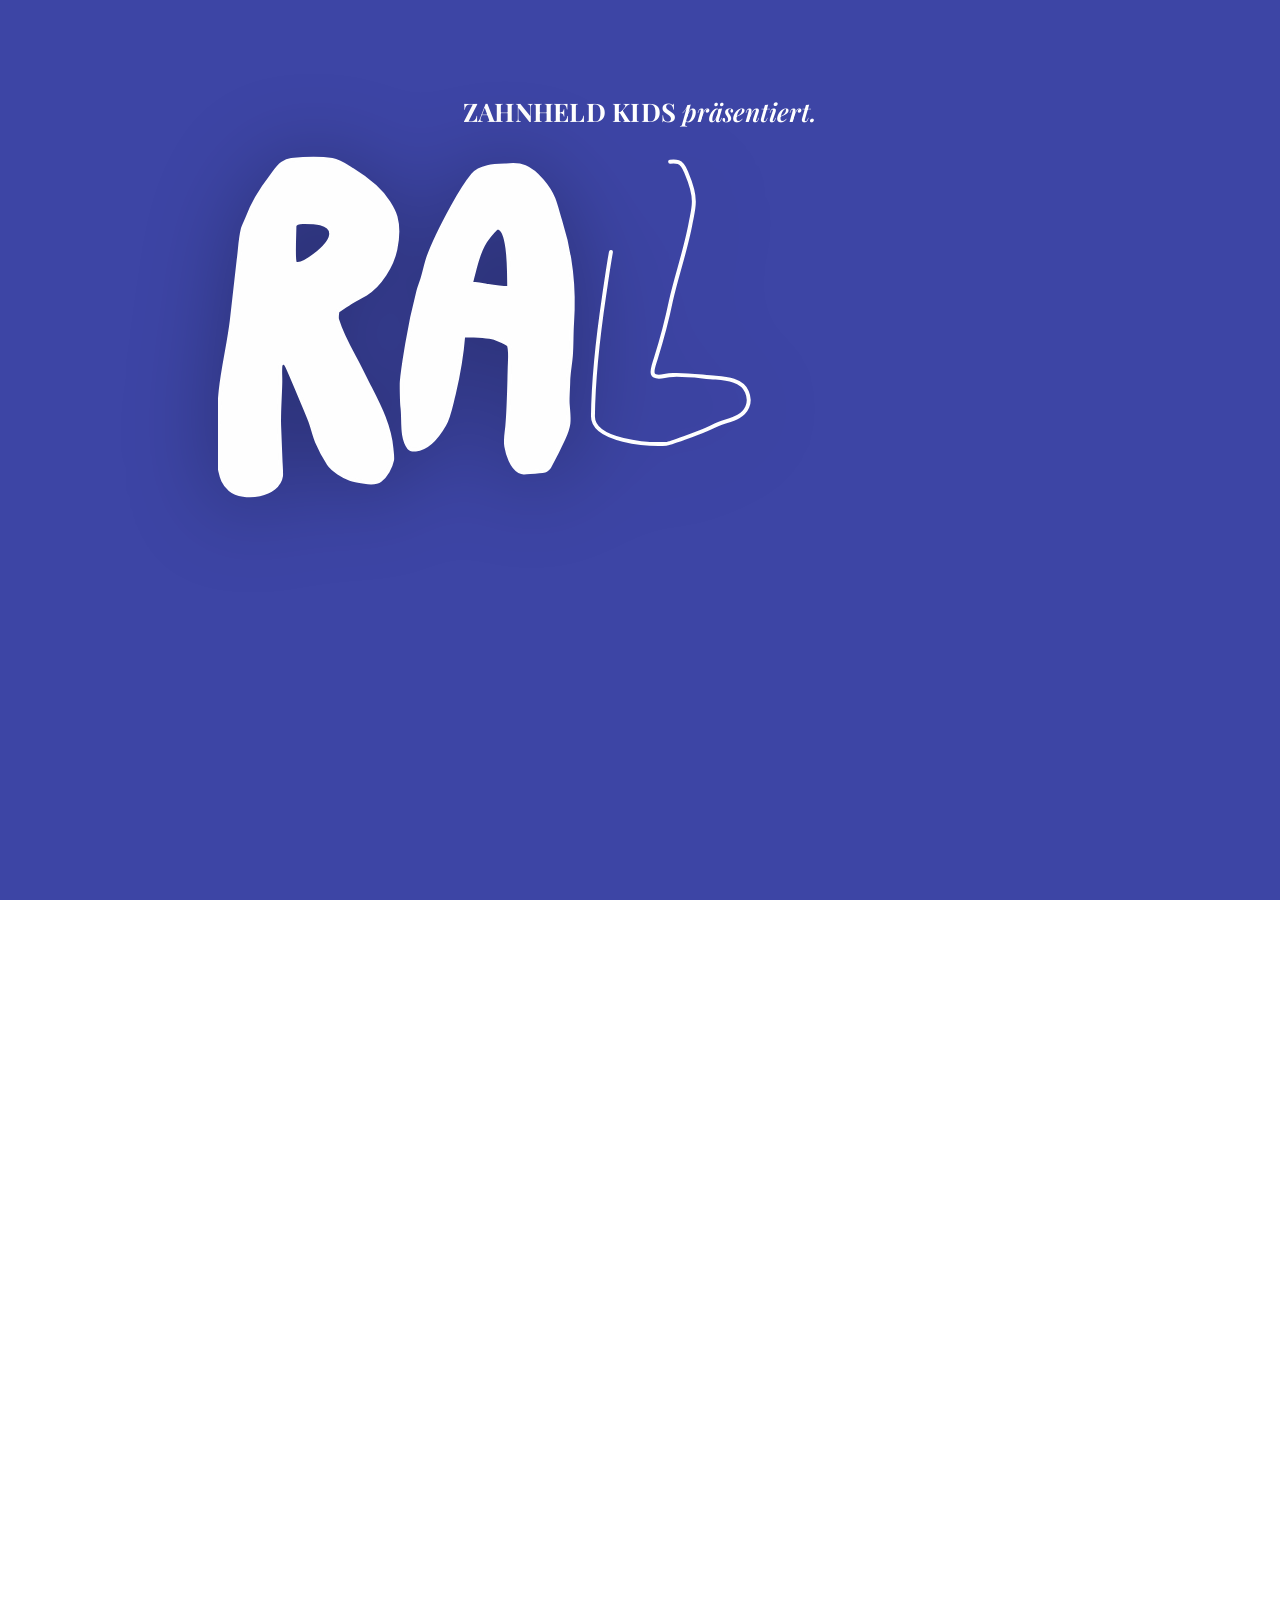
<file: kids/v1/index.html>
<!DOCTYPE html>
<html lang="de">
<head>
<meta charset="UTF-8">
<meta name="viewport" content="width=device-width, initial-scale=1.0">
<title>Ralph &amp; Doug | Zahnheld Kids</title>
<meta name="description" content="Ralph & Doug by Zahnheld. Pinnacle Oral Care for Kids. Mehr als eine Zahnbürste.">
<link rel="preconnect" href="https://fonts.googleapis.com">
<link rel="preconnect" href="https://fonts.gstatic.com" crossorigin>
<link href="https://fonts.googleapis.com/css2?family=Playfair+Display:ital,wght@0,400;0,500;0,600;0,700;0,800;0,900;1,400;1,500;1,600;1,700;1,800&family=Plus+Jakarta+Sans:wght@400;500;600;700&display=swap" rel="stylesheet">
<link rel="stylesheet" href="assets/css/styles.css">
</head>
<!--
  ============================================================================
  ART DIRECTION (applies to every P## prompt below)
  Brand: "Ralph & Doug" by Zahnheld Kids — premium, design-led, playful kids
  oral care. "More than a toothbrush." Modern icon, minimal-but-fun.
  Palette: royal cobalt #3D45A5 · periwinkle #8086CC · off-white #FBFBFE ·
           deep navy ink #1B1A4A · soft pink #EC6FA9 · sunny yellow #F6C34A.
  Characters:
   • RALPH = chubby hand-drawn cartoon RACCOON. Periwinkle fur, dark-indigo
     bandit mask / ears / ringed tail / paws, bold navy outline, slightly
     grumpy furrowed brow. Tidy, responsible. *Represents the sonic toothbrush.*
   • DOUG = small white DUCK, yellow beak + feet, big innocent eyes, navy
     outline. Only says "Quack", obsessed with toothpaste. *Represents the toothpaste.*
  Illustration style: flat 2D storybook doodle, thick navy outlines, 2-tone
  periwinkle/indigo shading, white or cobalt backgrounds. Product shots:
  premium studio renders on cobalt seamless, soft shadows.
  Step 2: generate via Google Flow (labs.google) — one asset per P## tag.
  ============================================================================
-->
<body>

<!-- ============ PAGE LOADER (cinematic intro) ============ -->
<div class="loader" id="loader" data-loader aria-hidden="true">
  <p class="loader__kicker"><span class="zh">ZAHNHELD KIDS</span> <em>präsentiert.</em></p>
  <div class="loader__mark" data-loader-mark>
    <svg class="loader__mark-svg" data-loader-svg viewBox="0 0 300 237.66666666666663" xmlns="http://www.w3.org/2000/svg" aria-hidden="true"><defs><clipPath id="rd-wm-clip"><rect x="0" y="0" transform="scale(0.14648,0.14653)" width="2048" height="1622" fill="none"/></clipPath></defs><g clip-path="url(#rd-wm-clip)" fill="none" fill-rule="nonzero"><path d="M132.15645,130.17877c0.46743,-0.05539 0.88037,-0.07605 1.34106,0.0378c4.38413,1.0843 9.01084,6.11252 11.26567,9.87694c1.30239,2.17402 2.63379,4.3306 3.46436,6.73965c1.16162,3.37012 2.09619,7.01571 2.56787,10.55433c0.38232,2.87193 0.52295,5.78488 0.85254,8.6656c0.37061,3.22799 0.97559,6.43107 1.32275,9.65759c0.19629,1.8184 0.20654,3.68222 0.27979,5.51088c0.24609,6.11017 0.10547,10.52649 -1.40479,16.49747c-1.42383,5.62663 -8.32529,19.09539 -12.25723,23.35053c-2.11157,2.28582 -4.76411,4.0588 -7.42163,5.64422c-6.07837,3.62654 -11.02954,5.74092 -18.17314,3.94157c-3.0123,-0.90114 -3.7541,-0.46449 -6.3564,-2.69903c-6.78618,-5.82445 -11.64683,-14.19553 -14.8897,-22.4362c-0.31538,-0.8015 -0.57949,-2.03233 -0.63442,-2.89391c-0.78267,-12.25112 0.38701,-24.744 3.47065,-36.63027c0.57627,-2.22135 1.01821,-4.65516 1.77202,-6.83402c5.50869,-12.26284 14.91094,-24.72451 28.54131,-28.18665c1.94238,-0.49336 4.2208,-0.62069 6.25928,-0.79652zM111.61655,189.65419c1.53779,2.60671 3.22866,5.51674 5.61987,7.42891c1.44155,1.15317 3.07925,2.57448 4.70757,3.43752c2.20679,1.09309 3.24858,0.83081 5.71318,0.69747c0.61655,-0.78538 1.91763,-2.29022 2.31973,-3.12835c2.10352,-4.38409 3.9293,-10.93237 4.48931,-15.78535c0.41396,-3.58698 0.09229,-8.3872 -0.03105,-12.01667c-0.06768,-1.98544 -0.12539,-4.7548 -0.34878,-6.63034c-0.59458,-4.99217 -3.02446,-8.58501 -6.85503,-11.63717l-2.20107,0.12894c-6.26572,2.74591 -7.92847,7.61793 -10.53604,13.31197c-4.0897,8.93082 -2.88354,14.94135 -2.87769,24.19306z" fill="#fefefe"/><path d="M102.3813,5.48638c2.08989,-0.2293 4.67549,-0.24596 6.61069,0.55441c4.09307,1.69297 8.56978,7.30264 10.11519,11.28748c0.94497,2.48114 1.61631,5.2735 2.41802,7.78732c3.79233,11.89037 5.06162,23.98323 4.20439,36.40901c-0.25093,3.63651 -0.1248,7.58541 -0.40078,11.27437c-0.22178,2.96644 -0.83262,5.92863 -0.93853,8.90708c-0.00439,2.22091 -0.36548,6.30974 -0.22896,8.28654c0.39507,5.72437 1.0125,7.04238 -1.49253,12.5386c-1.40786,3.08923 -3.2896,6.82068 -4.92202,9.82829c-0.24229,0.44647 -1.12515,1.38776 -1.66919,1.506c-2.15625,0.46918 -5.13311,0.46273 -7.40552,0.64003c-0.4229,0.03297 -1.39043,-0.29525 -1.69658,-0.44925c-2.65547,-1.33574 -4.15269,-6.07002 -4.5939,-8.76407c-0.42129,-2.53946 0.15645,-4.917 0.36694,-7.40488c0.58755,-6.94215 0.65156,-13.89163 0.84419,-20.85356c0.06328,-2.28465 0.37983,-5.3497 -0.20698,-7.53998c-0.25107,-0.93719 -4.12705,-2.3374 -5.18027,-2.78401c-2.03804,-0.60267 -8.67539,-0.90583 -11.09678,-0.93982c-0.56235,7.09571 -1.74697,14.08212 -3.40239,20.99936c-0.8792,3.2929 -1.64854,7.86 -3.36431,10.83669c-2.07422,3.59885 -5.60991,8.39995 -10.10713,8.72495c-0.71235,0.05143 -1.93521,-0.02696 -2.38813,-0.61834c-2.88633,-3.76941 -1.72983,-10.13204 -2.38213,-14.64566c-0.17637,-1.44021 -0.28579,-7.61793 -0.19351,-8.81872c0.329,-4.27829 1.23237,-9.24306 1.92041,-13.46231c1.03403,-6.34154 2.32192,-12.36658 3.93823,-18.57331c0.36533,-1.40256 1.05894,-3.09055 1.50044,-4.5649c0.74473,-2.48759 1.33418,-5.45915 2.19521,-7.8515c2.24692,-6.24293 5.20137,-11.71952 8.3811,-17.52198c2.04961,-3.7401 4.57603,-8.12018 7.30723,-11.4261c2.65913,-3.21873 7.98721,-3.24416 11.86758,-3.36172zM89.82583,47.39003c1.99292,0.20001 3.52588,0.38962 5.49565,0.77205c1.93286,0.30478 6.23408,0.9325 8.10234,0.80854c-0.14868,-3.27048 0.50142,-21.76775 -4.36333,-21.47293c-4.55728,4.45207 -6.05303,7.61632 -7.68735,13.81148c-0.52017,1.97181 -1.13818,4.07403 -1.54731,6.08087z" fill="#fefefe"/><path d="M259.44434,141.46837c4.37402,-0.01231 11.625,0.39694 15.32373,3.41056c0.73682,0.6012 1.74023,3.7023 1.72705,4.72505c-0.01318,0.96415 -0.43945,1.80375 -1.08838,2.56715c-2.31885,2.71368 -6.26074,2.51294 -9.50244,3.03164c-3.99902,0.64179 -7.54102,1.67187 -10.35937,4.79876c-1.51025,1.6748 -3.5376,3.64706 -4.79883,5.50648c-3.09668,4.57017 -5.96924,9.91108 -7.53809,15.22122c-0.43945,1.59714 -0.32227,3.40822 -0.38525,4.97898c-0.15088,3.6998 0.19336,4.68007 1.83105,7.8304c1.64063,3.15179 2.62939,6.8472 5.00537,9.73232c1.92041,2.32978 4.06201,4.32547 6.20068,6.43839c3.15234,0.86011 9.91992,0.8733 12.18311,-1.92097c2.93701,-3.62654 6.27979,-6.78859 5.96045,-11.8174c-4.88379,-1.42424 -9.29736,-0.53922 -13.92773,-1.5356c-1.88672,-0.40588 -2.99414,-5.47132 -1.69482,-7.39521c2.68359,-3.97528 9.26807,-6.49114 13.66699,-8.27731c3.89795,-1.29383 14.65869,-2.19937 18.01904,-0.41614c0.63428,0.96268 0.73682,1.41545 1.00342,2.50415c0.92139,4.46614 0.42627,7.49046 -0.1582,11.74413c-1.46484,10.66276 -3.06738,23.6978 -13.14258,29.79185c-5.23682,3.53276 -11.64404,6.88677 -17.98389,7.55493c-6.07764,0.64179 -11.53271,-4.98631 -15.46289,-9.06122c-4.33887,-4.49838 -10.0708,-10.19095 -13.13818,-15.7326c-2.81104,-5.07569 -4.37988,-13.36765 -4.99219,-19.09392c-1.08984,-22.3307 7.70508,-43.58341 33.25195,-44.58565z" fill="#fefefe"/><path d="M170.71289,148.04494c0.28125,-0.04103 0.55518,-0.05128 0.83789,-0.05715c1.229,-0.02491 2.33643,0.13774 3.12451,1.20006c2.12256,2.86167 2.26172,9.73378 2.57813,13.22112c0.31201,3.45071 0.7207,6.89849 1.04736,10.35066c0.71338,7.54467 1.71387,23.54248 7.27734,28.79254c2.15918,2.03819 5.31006,2.00009 8.09473,1.92976c5.91797,-4.28738 5.96777,-11.34851 6.79248,-17.95101l2.59863,-20.62953c0.46582,-3.60456 -0.08936,-7.92418 3.20068,-10.19827c1.37988,-0.95536 5.08447,-1.49897 6.54199,-1.06085c10.22314,3.0756 8.43457,18.44041 7.67139,26.6723c-0.32666,3.40968 -0.56982,6.06035 -1.11914,8.88393c-1.14551,12.98082 -10.33594,43.14778 -29.5752,39.2106c-3.08789,-0.63153 -7.12939,-1.49018 -10.02393,-2.71075c-1.48828,-0.61248 -2.88281,-1.4301 -4.14258,-2.43088c-9.85107,-7.90366 -15.03955,-41.09348 -17.3335,-53.96293c-1.35498,-7.59889 3.12158,-20.28812 12.4292,-21.25959z" fill="#fefefe"/><path d="M160.56152,4.1518c0.77197,-0.09968 2.19287,-0.08384 2.93701,0.16165c1.7168,0.56587 2.32178,2.58717 2.9707,4.11168c1.39746,3.27957 2.53418,6.30875 2.50781,9.94115c0.00732,2.48568 -0.62988,4.85488 -1.07666,7.28107c-1.67578,9.45274 -4.95996,18.59236 -7.06494,27.93287c-1.41797,6.90904 -3.3208,13.97061 -5.41992,20.67422c-1.20117,3.83564 -2.78174,7.18363 3.13623,6.01185c0.89648,-0.1773 2.17969,-0.34756 3.09082,-0.38112c5.04053,-0.18536 10.0708,0.59607 15.09082,0.93792c3.89502,0.30272 9.34131,0.87403 11.07422,4.98719c0.6958,1.64476 0.85547,3.83593 0.14941,5.47981c-1.69922,3.96238 -6.33398,4.5246 -9.90234,5.8835c-1.93213,0.7741 -3.89648,1.79202 -5.88428,2.60994c-1.33887,0.60941 -11.88135,4.52314 -12.96533,4.57867c-6.01025,0.30844 -26.1624,-0.85967 -26.05635,-9.85511c0.16436,-13.95713 1.90737,-28.89892 3.96914,-42.77179c1.08032,-7.11798 1.98882,-14.36052 3.6145,-21.32113c1.51494,-5.25182 3.19219,-12.75033 6.64116,-17.05713c3.03223,-3.78643 8.32031,-8.61477 13.18799,-9.20523z" fill="#fefefe"/><path d="M230.48877,100.25108c0.75,-0.06359 1.80322,-0.16909 2.36572,0.39255c1.10303,1.10012 1.08545,5.12405 1.15869,6.73848c0.09668,2.34399 0.07031,4.78279 0.19922,7.12077c0.29443,5.31585 0.3457,10.41924 -0.72217,15.66724c-0.39697,1.95408 -0.60205,6.17582 -3.51123,6.01083c-1.3125,-0.07458 -2.5166,-1.30468 -3.31494,-2.24523c-2.39502,-2.79398 -4.62744,-5.74063 -6.8335,-8.68612c-1.07373,-1.43465 -1.90869,-3.21978 -3.34717,-4.31859c-0.91846,-0.69542 -2.00977,-0.68882 -3.10547,-0.68604c-1.1748,4.63655 -0.41895,11.07319 -0.9082,15.95063c-0.2666,2.65316 -1.90869,5.06763 -3.94629,6.72412c-0.26221,0.1099 -0.63135,0.25994 -0.90674,0.31196c-0.42187,0.07693 -0.85693,-0.01216 -1.21436,-0.2488c-1.19385,-0.79447 -1.79004,-3.61394 -2.02441,-4.95144c-0.36914,-2.08215 -0.57275,-4.19023 -0.61084,-6.30447c-0.14648,-5.88643 0.62988,-21.7487 3.84082,-26.21997c0.60645,-0.84458 1.42383,-1.47362 2.47705,-1.62073c0.90088,-0.12587 1.63477,0.0718 2.36865,0.58977c1.24512,0.87916 2.17969,2.32729 3.12891,3.50522c2.34961,2.91471 6.50098,8.48215 9.18311,10.57675l0.1377,0.10521c0.34863,-3.35107 0.00146,-7.05674 0.81592,-10.38246c0.5625,-2.29578 2.0332,-4.58483 3.07178,-6.71079c0.40137,-0.82304 0.84961,-1.09749 1.69775,-1.31889z" fill="#fefefe"/><path d="M242.05664,99.36284c1.93359,-0.07019 4.08691,-0.211 5.93994,0.39753c4.2085,1.3945 10.11475,3.65526 12.32373,7.7627c3.87305,7.1977 1.25391,21.37974 -6.24463,25.36352c-1.73877,1.01499 -10.43994,5.2039 -12.6167,4.01894c-2.02002,-1.09939 -2.09912,-6.57935 -2.06104,-8.82839c0.12158,-7.26979 -0.92871,-14.64493 -1.08252,-21.90387c-0.03516,-1.53575 0.12891,-3.90289 0.78955,-5.26647c0.46436,-0.95711 1.97314,-1.32006 2.95166,-1.54395zM247.88232,125.52844c1.56445,-1.2553 1.94092,-1.53633 3.06445,-3.23063c2.38037,-3.49818 5.40967,-7.33103 -0.4248,-9.72455c-0.86572,-0.35547 -1.75195,-0.68589 -2.62939,-1.01807c-0.06299,2.65375 -0.09082,5.30823 -0.08203,7.96271c0.01758,1.87642 0.12891,4.17558 0.07178,6.01053z" fill="#fefefe"/><path d="M184.14404,104.93716c6.6123,-0.87154 12.33691,12.03924 14.20605,17.08841c1.48096,4.0037 2.02881,8.03085 1.97607,12.28628c-0.03955,3.1893 0.65918,10.34788 -4.7666,8.62897c-1.99658,-0.73454 -4.19385,-9.87035 -4.73145,-11.90854c-1.43994,-0.86539 -2.40527,-1.26174 -4.00342,-1.77107c-1.48828,-0.48999 -4.98926,-1.35156 -6.49951,-0.98129c-1.11182,0.27298 -2.11816,3.87461 -2.84912,5.11188c-1.28027,2.13153 -2.69385,6.04761 -5.20459,6.91226c-2.16797,0.74699 -2.83301,-1.11082 -3.24756,-2.74035c-0.33105,-1.25163 -0.44531,-2.55103 -0.33545,-3.8412c0.15527,-1.72594 0.73242,-3.42844 1.21875,-5.07936c2.03467,-6.89482 5.24121,-12.65436 8.81982,-18.84029c1.44434,-2.49521 2.60449,-4.14657 5.41699,-4.86572zM186.31641,120.32923c4.33008,0.51929 1.78564,-2.01812 0.45117,-4.10261c-0.46436,-0.7256 -1.32861,-1.31684 -2.21484,-1.38527c-0.73389,0.71139 -2.53564,3.37452 -2.61475,4.44651c0.51123,1.26013 3.08057,0.92854 4.37842,1.04137z" fill="#fefefe"/><path d="M23.89482,134.95305c4.57017,-7.68065 6.82881,-9.05566 15.75029,-8.21694c1.58438,0.14902 3.01143,0.74143 4.55771,1.04957c2.15728,0.4006 4.38545,0.58244 6.53701,0.99331c1.36919,0.2614 2.83638,0.87843 4.21406,1.19449c1.15034,0.26389 2.56904,0.42918 3.65889,0.82275c1.83354,0.6623 3.49131,1.6811 5.22817,2.5544c3.06387,1.54073 6.89502,3.70948 9.84185,5.42076c3.35947,1.95115 9.16392,8.66106 11.34858,11.94912c0.80142,1.20592 2.84766,5.99588 3.16875,7.42598c1.08809,4.85004 1.50806,9.59751 0.87144,14.54426c-0.25781,2.00302 -1.44741,5.31893 -2.01475,7.48313c-1.34692,5.13723 -2.68608,10.86058 -4.56401,15.81612c-0.97339,2.56862 -3.49175,7.10069 -4.98179,9.41875c-2.84385,4.42658 -6.2855,10.37118 -9.56865,14.3699c-3.67837,4.06319 -7.99028,7.73662 -12.26733,11.15656c-0.9394,0.75168 -1.88306,1.64843 -2.82627,2.29461c-3.83057,2.6199 -7.72061,3.96795 -12.35508,4.16869c-0.63721,0.02784 -2.13208,0.12015 -2.76152,0.26814h-5.31284c-4.30195,-0.79857 -11.06411,-4.07345 -11.25278,-9.22533c-0.39214,-10.70526 0.96841,-21.18926 1.48389,-31.83004c0.20713,-4.27712 0.28447,-8.58941 0.43887,-12.86799c-1.18828,-16.31577 0.65259,-32.49674 0.80552,-48.79024zM42.17344,204.00504c2.48569,2.08801 3.92798,3.11223 6.64644,4.92184c2.05547,-1.86089 5.76885,-6.6787 7.05088,-9.13009c1.05044,-1.68359 2.12446,-3.37012 3.15352,-5.0669c0.63486,-1.12533 1.52256,-2.28582 2.07363,-3.44045c1.87163,-3.92692 3.44722,-8.04872 4.6147,-12.24086c0.4689,-1.68359 0.79644,-2.86314 0.33823,-4.60974c-0.63149,-2.40597 -1.15649,-4.88228 -2.02617,-7.21938c-1.67021,-4.11301 -6.29033,-7.24283 -9.92549,-9.57553c-1.88086,-1.20738 -9.57114,-4.83832 -11.55044,-5.28962c-0.277,7.47873 -0.42627,14.38601 -0.09214,21.875c0.43623,9.77774 -0.26895,19.96722 -0.28315,29.77574z" fill="#fefefe"/><path d="M0,98.68749c0.34756,-1.48842 0.33019,-4.1643 0.40046,-5.73316c0.11472,-2.50517 0.29826,-5.00668 0.55043,-7.50174c0.8883,-8.28126 2.94131,-16.54055 3.93957,-24.82093c0.87226,-7.23506 1.62148,-14.48609 2.46056,-21.72936c0.49021,-3.47459 0.55523,-7.14539 1.38204,-10.54818c0.31966,-1.31567 1.27676,-3.01347 1.74576,-4.30379c1.98661,-5.46531 4.86104,-9.99763 8.40684,-14.58352c1.177,-1.52224 2.30083,-3.53254 3.93896,-4.66558c0.65669,-0.45857 2.37451,-1.21737 3.19629,-1.29791c4.49678,-0.44069 10.07432,-0.71896 14.50078,0.0673c2.62222,0.46577 5.07905,2.20214 7.21172,3.51687c5.07085,3.12596 9.59253,6.42994 12.82178,11.53357c0.93911,1.48432 2.04404,3.46243 2.49844,5.13855c0.93633,3.45408 0.63398,8.19877 -0.08643,11.63775c-1.19063,5.68407 -5.47808,12.60981 -10.47231,15.64321c-1.63081,0.99052 -3.31421,1.83012 -4.92539,2.77786c-1.67051,0.98261 -3.49614,2.33256 -5.15186,3.42272c-0.12964,0.83051 -0.35449,2.24626 -0.10518,3.06065c1.40449,4.58673 3.77769,9.09405 6.0624,13.24545c1.9541,3.55079 3.77197,7.43976 5.58486,10.97721c3.51167,6.85248 7.02363,13.8358 7.64971,21.62576c0.08467,1.05309 0.39404,2.95911 0.19702,3.99418c-0.46743,2.4555 -2.20767,5.57286 -4.22461,7.09395c-1.62026,1.22203 -3.7125,0.92092 -5.57168,0.62171c-1.21597,-0.19561 -3.98569,-0.70626 -5.03936,-1.08269c-2.30229,-0.82231 -6.27305,-3.19678 -7.61514,-5.25841c-1.44639,-2.22193 -3.07969,-5.29563 -4.12852,-7.76563c-1.0103,-2.3793 -1.66216,-5.49901 -2.60757,-7.8959c-1.48213,-3.75798 -3.13916,-7.50423 -4.6894,-11.24521c-1.06729,-2.5755 -2.18203,-5.27673 -3.35405,-7.80124c-0.22603,-0.48706 -0.71104,-1.14672 -1.23179,-1.35464c-0.75688,0.04718 -1.11255,0.44017 -1.19062,1.2024c-0.18735,1.82851 0.00645,3.76501 -0.02373,5.61008c-0.08438,5.17577 -0.58081,10.36077 -0.42451,15.53449l0.49204,12.40731c0.04702,1.16826 0.30527,4.66029 0.17637,5.57388c-0.97837,6.92955 -13.3181,8.79293 -18.0806,4.75553c-3.49666,-2.96439 -3.02411,-6.11281 -4.29328,-9.51941zM34.34722,37.42957c2.04932,-1.59949 5.5689,-4.73194 5.82539,-7.37939c0.44927,-4.63626 -7.27266,-4.51625 -9.96694,-4.48621c-1.1436,0.03722 -3.11558,0.0737 -3.07925,1.60667c0.04688,1.98456 -0.57275,12.06825 0.30264,13.1735c1.90576,0.81996 5.40864,-1.75656 6.91816,-2.91457z" fill="#fefefe"/><path d="M262.52051,35.68912c4.56006,1.06701 9.24463,1.36856 13.89404,1.76448c3.09082,0.26316 4.38135,-1.65561 4.80469,-4.54658c0.95801,-6.55898 0.57568,-13.12251 1.57324,-19.7351c0.47314,-3.13776 0.68262,-7.81664 4.67285,-8.79945c2.68066,-0.46497 9.95654,-1.65077 10.64795,2.2926c1.00928,5.75915 1.19531,12.02385 1.6626,17.87658c0.17578,2.21475 -0.30469,4.64754 0.22412,6.84969v4.44826c-0.55371,2.16347 -0.28271,4.66571 -0.71045,6.90127c-1.08398,5.65447 -2.49609,11.26147 -3.46729,16.93573c-0.6709,3.91271 -1.02832,7.83699 -1.46045,11.77739c-0.22998,2.10325 -0.55518,4.19624 -0.77637,6.29919c-0.375,3.55342 0.17725,7.2673 -0.479,10.77735c-0.32812,1.75979 -2.99707,9.05522 -4.02686,10.33454c-0.41309,0.51431 -1.0166,0.77352 -1.66846,0.80385c-1.5293,0.07107 -3.12012,-0.91579 -4.21582,-1.89533c-2.07861,-1.85869 -6.63281,-6.13596 -7.70654,-8.62326c-1.31396,-3.04029 0.89355,-18.39074 1.19238,-22.67445c0.13916,-1.98764 0.09814,-3.92575 -0.01465,-5.91412c-5.5957,-0.75842 -9.81299,-0.49409 -15.13916,1.41926c-0.6416,3.53906 -0.78662,8.02704 -0.91699,11.62603c0.04395,4.52255 -1.14844,8.58179 -3.39111,12.49713c-1.125,1.75363 -2.79639,6.23575 -5.22949,6.30198c-3.78076,0.10301 -7.64502,-4.24679 -7.76367,-7.78791c-0.12158,-3.61614 -0.04834,-7.22392 -0.04541,-10.76006l0.15967,-25.49495l-0.06592,-24.55308l-0.09668,-9.71651c-0.04102,-2.46112 -0.59473,-6.94146 1.1001,-8.8771c2.58398,-2.95101 11.09912,0.20367 13.2627,2.45632c4.09131,4.25883 3.80127,13.12382 3.86865,18.67235z" fill="#fefefe"/><path d="M224.48291,0h1.06494c3.60938,1.11495 6.70898,-0.65631 9.47168,3.78828c2.41699,3.88988 4.55859,9.76917 3.78809,14.37696c-0.76025,4.53999 -1.43848,8.55732 -4.03857,12.42915c-1.97607,3.08512 -1.64795,2.97171 -4.76953,5.15218c-5.83008,4.07066 -12.38379,6.66302 -18.12158,10.83054c-0.56689,3.45335 -0.45117,9.14797 -0.01318,12.65597c0.75439,6.0561 5.97656,25.71518 4.00635,30.26162c-1.21582,2.80687 -5.37451,4.50409 -8.04346,5.52978c-2.08154,0.80033 -3.51123,1.24914 -5.63379,0.27913c-2.74072,-1.25266 -6.55371,-4.99012 -7.59082,-7.84798c-1.21729,-3.35708 -1.21582,-8.9843 -1.66699,-12.69304c-0.42773,-3.50317 -1.08105,-6.9634 -1.56885,-10.45484c-0.24902,-1.77708 -0.33252,-3.58112 -0.52002,-5.36611c-0.35449,-3.37935 -0.76758,-6.75137 -0.93018,-10.14772c-0.375,-7.78571 0.30469,-15.44877 1.05615,-23.18569c0.2915,-3.00615 0.9624,-9.51795 2.26025,-12.05676c1.0957,-2.14139 6.15967,-6.14313 8.28662,-7.23036c3.2417,-1.65766 6.84229,-2.51431 10.30811,-3.57461c2.22949,-0.68252 4.46631,-1.50096 6.74854,-1.98881c1.86621,-0.39927 3.98291,-0.09886 5.76855,-0.70774c0.04541,-0.01576 0.09229,-0.03329 0.1377,-0.04994zM216.17871,28.00305c1.38281,-0.20118 5.93848,-1.13251 6.85547,-2.04596c2.07568,-2.06896 -0.81152,-5.39278 -2.21484,-7.03886c-1.74023,-0.59563 -2.66309,-0.78055 -4.49707,-0.5653c-2.77734,1.42234 -5.35107,6.59664 -6.47754,9.55238c-0.1333,0.35123 -0.12598,0.57277 -0.07324,0.93396c0.19482,0.18111 0.16846,0.23474 0.34863,0.211c1.85156,-0.24309 4.25098,-0.64355 6.05859,-1.04723z" fill="#fefefe"/></g></svg>
  </div>
</div>

<!-- ============ HEADER / NAV ============ -->
<header class="nav" id="nav">
  <button class="nav__burger" aria-label="Menü öffnen"><span></span><span></span></button>
  <nav class="nav__primary" aria-label="Hauptnavigation">
    <a href="#" class="is-active">Story</a>
    <a href="#">Ralph</a>
    <a href="#">Doug</a>
    <a href="#">Das Set</a>
    <a href="#">Die Bande</a>
    <a href="#">Magazin</a>
  </nav>
  <nav class="nav__secondary" aria-label="Service">
    <a href="#">Suchen</a>
    <a href="#">Konto</a>
    <a href="#">Hilfe</a>
    <a href="#">Warenkorb (0)</a>
  </nav>
</header>

<main>

  <!-- ============ INTRO + HERO (one pinned block) ============
       Starts on the cobalt stage with the big white wordmark; the video opens
       from the bottom behind it, then closes again into its bottom edge. -->
  <!-- ============ HERO (pinned, scroll-scrubbed) ============ -->
  <section class="hero" id="hero" data-hero>
    <div class="hero__stage">
      <video class="hero__media" data-hero-media autoplay muted loop playsinline poster="assets/img/p04-banner.jpg">
        <source src="assets/img/hero.mp4" type="video/mp4">
      </video>
      <div class="hero__overlay" data-hero-layer>
        <p class="hero__kicker"><span class="zh">ZAHNHELD KIDS</span> <em>präsentiert.</em></p>
        <img class="rd-wordmark" data-hero-wordmark src="assets/img/wordmark-white.png" alt="Ralph and Doug">
        <h1 class="visually-hidden">Ralph and Doug</h1>
        <p class="hero__season">Mehr als eine Zahnbürste.</p>
      </div>
      <span class="hero__scrollcue" aria-hidden="true">Scrollen</span>
    </div>
  </section>

  <!-- ============ CREDITS ============ -->
  <section class="credits">
    <div class="credits__col reveal">
      <p class="credits__label"><em>Konzept:</em></p>
      <p class="credits__value">Zahnheld Kids</p>
      <p class="credits__value">Hamburg; 2026</p>
    </div>
    <div class="credits__col reveal">
      <p class="credits__label"><em>In der Hauptrolle:</em></p>
      <p class="credits__value">Ralph, der Waschbär</p>
      <p class="credits__value">Doug, die Ente</p>
    </div>
  </section>

  <!-- ============ COLLECTION CREDITS ============ -->
  <section class="collection-credits reveal">
    <h2>Die Ralph-&amp;-Doug-Kollektion</h2>
    <p>Schallzahnbürste: Ralph</p>
    <p>Zahnpasta: Doug</p>
    <p>Story &amp; Design: Zahnheld Kids</p>
  </section>

  <!-- ============ PAIR 1 : Ralph / Doug ============ -->
  <section class="pair" data-stagger>
    <figure class="pair__item reveal">
      <img src="assets/img/p02-ralph.jpg" alt="Ralph, die Schallzahnbürste in Cobalt mit Waschbär-Motiv">

      <figcaption>
        <span class="cap__title"><em>Ralph — die Schallzahnbürste</em></span>
        <span class="cap__desc">Hi-End-Ultraschall, gemacht für kleine Hände und große Routinen.</span>
      </figcaption>
    </figure>
    <figure class="pair__item reveal">
      <img src="assets/img/p03-doug.jpg" alt="Doug, die Kinder-Zahnpasta mit Enten-Motiv">

      <figcaption>
        <span class="cap__title"><em>Doug — die Zahnpasta</em></span>
        <span class="cap__desc">Premium-Pflege, von Forschung gestützt. Geschmack, den Kinder lieben.</span>
      </figcaption>
    </figure>
  </section>

  <!-- ============ FULL-BLEED BANNER ============ -->
  <section class="bleed reveal">
    <div class="bleed__inner" data-scale>
      <img src="assets/img/p04-banner.jpg" alt="Ralph und Doug in einer Landschaft, Schriftzug „Mehr als eine Zahnbürste“">

    </div>
  </section>

  <!-- ============ PAIR 2 : Das Set / Reise-Set ============ -->
  <section class="pair" data-stagger>
    <figure class="pair__item reveal">
      <img src="assets/img/p05.jpg" alt="Das Starter-Set von Ralph und Doug">
      <figcaption>
        <span class="cap__title"><em>Das Starter-Set</em></span>
        <span class="cap__desc">Ralph, Doug und alles, was der erste Tag braucht.</span>
      </figcaption>
    </figure>
    <figure class="pair__item reveal">
      <img src="assets/img/p06.png" alt="Reise-Set: Becher, Handtuch und Etui">
      <figcaption>
        <span class="cap__title"><em>Reise-Set</em></span>
        <span class="cap__desc">Becher, Handtuch, Etui. Unterwegs genauso frisch.</span>
      </figcaption>
    </figure>
  </section>

  <!-- ============ POLAROID + BIO (Ralph) ============ -->
  <section class="polaroid">
    <figure class="polaroid__photo reveal">
      <img src="assets/img/p07.png" alt="Ralph, der Waschbär">
      <figcaption><em>Aufgenommen im</em><br>Wald; 2026</figcaption>
    </figure>
    <div class="polaroid__bio reveal">
      <p>Ralph, der Waschbär</p>
      <p>mürrisch, ordnungsliebend</p>
      <p>putzt jeden Tag, ausnahmslos</p>
      <p>steht für: die Schallzahnbürste</p>
    </div>
  </section>

  <!-- ============ MARQUEE ============ -->
  <section class="marquee" aria-label="Sortiment">
    <div class="marquee__track">
      <span>Schallzahnbürste,&nbsp; Zahnpasta,&nbsp; Bürstenköpfe,&nbsp; Reise-Etui,&nbsp; Kapuzenhandtuch,&nbsp; Putzbecher,&nbsp; Stickerbogen,&nbsp; Bilderbuch,&nbsp; Ersatzköpfe,&nbsp; Starter-Set,&nbsp;</span>
      <span aria-hidden="true">Schallzahnbürste,&nbsp; Zahnpasta,&nbsp; Bürstenköpfe,&nbsp; Reise-Etui,&nbsp; Kapuzenhandtuch,&nbsp; Putzbecher,&nbsp; Stickerbogen,&nbsp; Bilderbuch,&nbsp; Ersatzköpfe,&nbsp; Starter-Set,&nbsp;</span>
    </div>
  </section>

  <!-- ============ "DIE BANDE" — character gallery ============ -->
  <section class="cats" data-stagger>
    <figure class="cats__item reveal"><img src="assets/img/p08.png" alt="Charakter aus der Ralph-&-Doug-Bande"><figcaption>Ralph</figcaption></figure>
    <figure class="cats__item reveal"><img src="assets/img/p09.png" alt="Charakter aus der Ralph-&-Doug-Bande"><figcaption>Doug</figcaption></figure>
    <figure class="cats__item reveal"><img src="assets/img/p10.png" alt="Charakter aus der Ralph-&-Doug-Bande"><figcaption>Nuss, das Eichhörnchen</figcaption></figure>
    <figure class="cats__item reveal"><img src="assets/img/p11.png" alt="Charakter aus der Ralph-&-Doug-Bande"><figcaption>Wolfgang, der Wolf</figcaption></figure>
    <figure class="cats__item reveal"><img src="assets/img/p12.png" alt="Charakter aus der Ralph-&-Doug-Bande"><figcaption>Fips, der Fuchs</figcaption></figure>
    <figure class="cats__item reveal"><img src="assets/img/p13.png" alt="Charakter aus der Ralph-&-Doug-Bande"><figcaption>Olga, die Eule</figcaption></figure>
    <figure class="cats__item reveal"><img src="assets/img/p14.png" alt="Charakter aus der Ralph-&-Doug-Bande"><figcaption>Igor, der Igel</figcaption></figure>
    <figure class="cats__item reveal"><img src="assets/img/p15.png" alt="Charakter aus der Ralph-&-Doug-Bande"><figcaption>Bruno, der Dachs</figcaption></figure>
    <figure class="cats__item reveal"><img src="assets/img/p16.png" alt="Charakter aus der Ralph-&-Doug-Bande"><figcaption>Rehlein, das Reh</figcaption></figure>
    <figure class="cats__item reveal"><img src="assets/img/p17.png" alt="Charakter aus der Ralph-&-Doug-Bande"><figcaption>Quax, der Frosch</figcaption></figure>
  </section>

  <!-- ============ PARALLAX (video) ============ -->
  <section class="parallax" aria-hidden="false">
    <div class="ph ph--video parallax__img" data-parallax>
      <span class="ph__tag">P18 · Video · 16:9 · Loop</span>
      <p class="ph__prompt">Slow ambient loop: drifting over a cobalt storybook forest, soft parallax layers of periwinkle trees, floating dust + tiny sparkles, no characters, dreamy and calm. Used as a full-bleed parallax background. 16:9, seamless loop.</p>
    </div>
    <p class="parallax__headline"><em>Vom Muss zum<br>Lieblingsritual.</em></p>
  </section>

  <!-- ============ FILM CREDITS ============ -->
  <section class="credits credits--film">
    <div class="credits__col reveal">
      <p class="credits__label"><em>Schauplatz:</em></p>
      <p class="credits__value">Der Wald; 2026</p>
    </div>
    <div class="credits__col reveal">
      <p class="credits__label"><em>In der Hauptrolle:</em></p>
      <p class="credits__value">Ralph &amp; Doug</p>
      <p class="credits__value">und die ganze Bande</p>
    </div>
  </section>

  <!-- ============ STORY (Lookbook 1 = 6 story beats) ============ -->
  <section class="lookbook" data-stagger>
    <figure class="look reveal">
      <img src="assets/img/p19.png" alt="Szene aus der Ralph-&-Doug-Geschichte">
      <figcaption><span class="look__no"><em>Kapitel 01</em></span><span class="look__desc">Jeden Morgen putzt Ralph in aller Ruhe. Bis Doug auftaucht.</span></figcaption>
    </figure>
    <figure class="look reveal">
      <img src="assets/img/p20.png" alt="Szene aus der Ralph-&-Doug-Geschichte">
      <figcaption><span class="look__no"><em>Kapitel 02</em></span><span class="look__desc">Doug liebt Zahnpasta. Leider ist sie jetzt alle.</span></figcaption>
    </figure>
    <figure class="look reveal">
      <img src="assets/img/p21.png" alt="Szene aus der Ralph-&-Doug-Geschichte">
      <figcaption><span class="look__no"><em>Kapitel 03</em></span><span class="look__desc">Also brechen die beiden auf. Auf der Suche nach Nachschub.</span></figcaption>
    </figure>
    <figure class="look reveal">
      <img src="assets/img/p22.png" alt="Szene aus der Ralph-&-Doug-Geschichte">
      <figcaption><span class="look__no"><em>Kapitel 04</em></span><span class="look__desc">Unterwegs treffen sie Freunde mit kleinen Zahn-Problemen.</span></figcaption>
    </figure>
    <figure class="look reveal">
      <img src="assets/img/p23.png" alt="Szene aus der Ralph-&-Doug-Geschichte">
      <figcaption><span class="look__no"><em>Kapitel 05</em></span><span class="look__desc">Ralph zeigt allen, wie Putzen richtig Spaß macht.</span></figcaption>
    </figure>
    <figure class="look reveal">
      <img src="assets/img/p24.png" alt="Szene aus der Ralph-&-Doug-Geschichte">
      <figcaption><span class="look__no"><em>Kapitel 06</em></span><span class="look__desc">Am Abend putzt Ralph endlich in Ruhe. Morgen geht alles von vorn los.</span></figcaption>
    </figure>
  </section>

  <!-- ============ STATEMENT (pinned) ============ -->
  <section class="statement" data-pin>
    <div class="statement__inner">
      <p>Zahnheld macht aus dem täglichen <em>Muss</em> ein Lieblingsritual. Premium-Technik trifft Spiel &mdash; und aus Pflicht wird Identität. <em>Making brushing fun, modern &amp; meaningful.</em></p>
    </div>
  </section>

  <!-- ============ FULL-BLEED BOOK ============ -->
  <section class="bleed bleed--book reveal">
    <div class="bleed__inner" data-scale>
      <img src="assets/img/p25.png" alt="Bilderbuch-Doppelseite von Ralph und Doug">
    </div>
  </section>

  <!-- ============ RITUALS (Lookbook 2 = 6 kid moments) ============ -->
  <section class="lookbook" data-stagger>
    <figure class="look reveal">
      <img src="assets/img/p26.png" alt="Produktaufnahme Ralph und Doug">
      <figcaption><span class="look__no"><em>Ritual 01</em></span><span class="look__desc">Zwei Minuten, die plötzlich wie Spielzeit wirken.</span></figcaption>
    </figure>
    <figure class="look reveal">
      <img src="assets/img/p27.png" alt="Produktaufnahme Ralph und Doug">
      <figcaption><span class="look__no"><em>Ritual 02</em></span><span class="look__desc">Selbst aufdrücken. Selbst entscheiden. Selbst stolz sein.</span></figcaption>
    </figure>
    <figure class="look reveal">
      <img src="assets/img/p28.png" alt="Produktaufnahme Ralph und Doug">
      <figcaption><span class="look__no"><em>Ritual 03</em></span><span class="look__desc">Gemeinsam putzen. Aus Routine wird Verbindung.</span></figcaption>
    </figure>
    <figure class="look reveal">
      <img src="assets/img/p29.png" alt="Produktaufnahme Ralph und Doug">
      <figcaption><span class="look__no"><em>Ritual 04</em></span><span class="look__desc">Ein Knopf. Kein Kampf. Einfach loslegen.</span></figcaption>
    </figure>
    <figure class="look reveal">
      <div class="ph" style="aspect-ratio:750/1031"><span class="ph__tag">P30 · 3:4</span><p class="ph__prompt">Photoreal lifestyle: child hanging up the periwinkle hooded raccoon towel, cozy bathroom, soft evening light, premium ad photography. 3:4.</p></div>
      <figcaption><span class="look__no"><em>Ritual 05</em></span><span class="look__desc">Das Kapuzenhandtuch: der gemütliche Schlusspunkt.</span></figcaption>
    </figure>
    <figure class="look reveal">
      <div class="ph" style="aspect-ratio:750/1031"><span class="ph__tag">P31 · 3:4</span><p class="ph__prompt">Photoreal lifestyle: kid in bed reading the Ralph & Doug picture book, periwinkle bedroom, warm lamp light, calm bedtime mood, premium ad photography. 3:4.</p></div>
      <figcaption><span class="look__no"><em>Ritual 06</em></span><span class="look__desc">Eine Geschichte zum Einschlafen. Putzen inklusive.</span></figcaption>
    </figure>
  </section>

  <!-- ============ PARALLAX PORTRAIT (video) ============ -->
  <section class="parallax parallax--portrait" aria-hidden="false">
    <div class="ph ph--video parallax__img" data-parallax>
      <span class="ph__tag">P32 · Video · 9:16 · Loop</span>
      <p class="ph__prompt">Vertical hero loop: Ralph and Doug walking toward camera through a cobalt forest, gentle bob, doodle 2D animation, navy outlines, periwinkle depth, no text. 9:16, seamless loop.</p>
    </div>
    <p class="parallax__headline"><em>Lass uns putzen.</em></p>
  </section>

  <!-- ============ "DER WALD" world + numbered gallery ============ -->
  <section class="domino">
    <div class="domino__intro reveal">
      <p class="domino__no">01</p>
      <h2 class="domino__title"><em>Der Wald &amp; die Zähne</em></h2>
      <p class="domino__text">Ralph und Doug leben in einem Wald, in dem jeder Freund ein kleines Zahn-Geheimnis hat. Hier lernt man spielerisch, warum Putzen dazugehört &mdash; ganz ohne erhobenen Zeigefinger.</p>
    </div>

    <div class="domino__grid" data-stagger>
      <figure class="dg reveal"><img src="assets/img/p33.png" alt=""><figcaption>02</figcaption></figure>
      <figure class="dg reveal"><div class="ph" style="aspect-ratio:3/4"><span class="ph__tag">P34 · 3:4</span><p class="ph__prompt">Doug the duck balancing a giant toothpaste tube, doodle, periwinkle, navy outline. 3:4.</p></div><figcaption>03</figcaption></figure>
      <figure class="dg reveal"><div class="ph" style="aspect-ratio:4/3"><span class="ph__tag">P35 · 4:3</span><p class="ph__prompt">Premium render of the cobalt sonic toothbrush head close-up, soft bristles, periwinkle backdrop. 4:3.</p></div><figcaption>04</figcaption></figure>
      <figure class="dg reveal"><div class="ph" style="aspect-ratio:1/1"><span class="ph__tag">P36 · 1:1</span><p class="ph__prompt">Top-down doodle of a tooth-shaped map with a dotted route through the forest, periwinkle + navy. 1:1.</p></div><figcaption>05</figcaption></figure>
      <figure class="dg reveal"><div class="ph" style="aspect-ratio:1/1"><span class="ph__tag">P37 · 1:1</span><p class="ph__prompt">Playful “googly-eyes” brand graphic: two white ovals with cobalt pupils on a periwinkle field. 1:1.</p></div><figcaption>06</figcaption></figure>
      <figure class="dg reveal"><div class="ph" style="aspect-ratio:4/3"><span class="ph__tag">P38 · 4:3</span><p class="ph__prompt">Ralph and the squirrel high-fiving after a successful brush, doodle, navy outline, cobalt sky. 4:3.</p></div><figcaption>07</figcaption></figure>
      <figure class="dg reveal"><div class="ph" style="aspect-ratio:3/4"><span class="ph__tag">P39 · 3:4</span><p class="ph__prompt">Photoreal flat-lay of all Ralph & Doug products arranged on cobalt, top-down, premium. 3:4.</p></div><figcaption>08</figcaption></figure>
      <figure class="dg reveal"><div class="ph" style="aspect-ratio:4/3"><span class="ph__tag">P40 · 4:3</span><p class="ph__prompt">The forest gang gathered around a campfire at night brushing teeth, cozy doodle, periwinkle + warm glow. 4:3.</p></div><figcaption>09</figcaption></figure>
      <figure class="dg reveal"><div class="ph" style="aspect-ratio:16/10"><span class="ph__tag">P41 · 16:10</span><p class="ph__prompt">Wide closing doodle: Ralph and Doug silhouetted on a hill at sunset over the cobalt forest, navy outline, dreamy. 16:10.</p></div><figcaption>10</figcaption></figure>
    </div>
  </section>

  <!-- ============ CLOSING ============ -->
  <section class="intro intro--end">
    <p class="intro__top reveal"><span class="zh">ZAHNHELD KIDS</span> <em>präsentiert.</em></p>
    <img class="intro__wordmark reveal" src="assets/img/wordmark-color.png" alt="Ralph and Doug">
    <a class="cta reveal" href="#">Jetzt entdecken</a>
  </section>

</main>

<!-- ============ FOOTER ============ -->
<footer class="footer">
  <div class="footer__row">
    <a href="#">Newsletter</a>
    <a href="#">Über Zahnheld</a>
    <a href="#">Versand</a>
    <a href="#">Datenschutz</a>
  </div>
  <p class="footer__note">Konzept-Landingpage · Platzhalter mit AI-Prompts (P01–P41) · Marke &amp; Charaktere &copy; Zahnheld Kids</p>
</footer>

<script src="assets/js/script.js"></script>
</body>
</html>
</file>
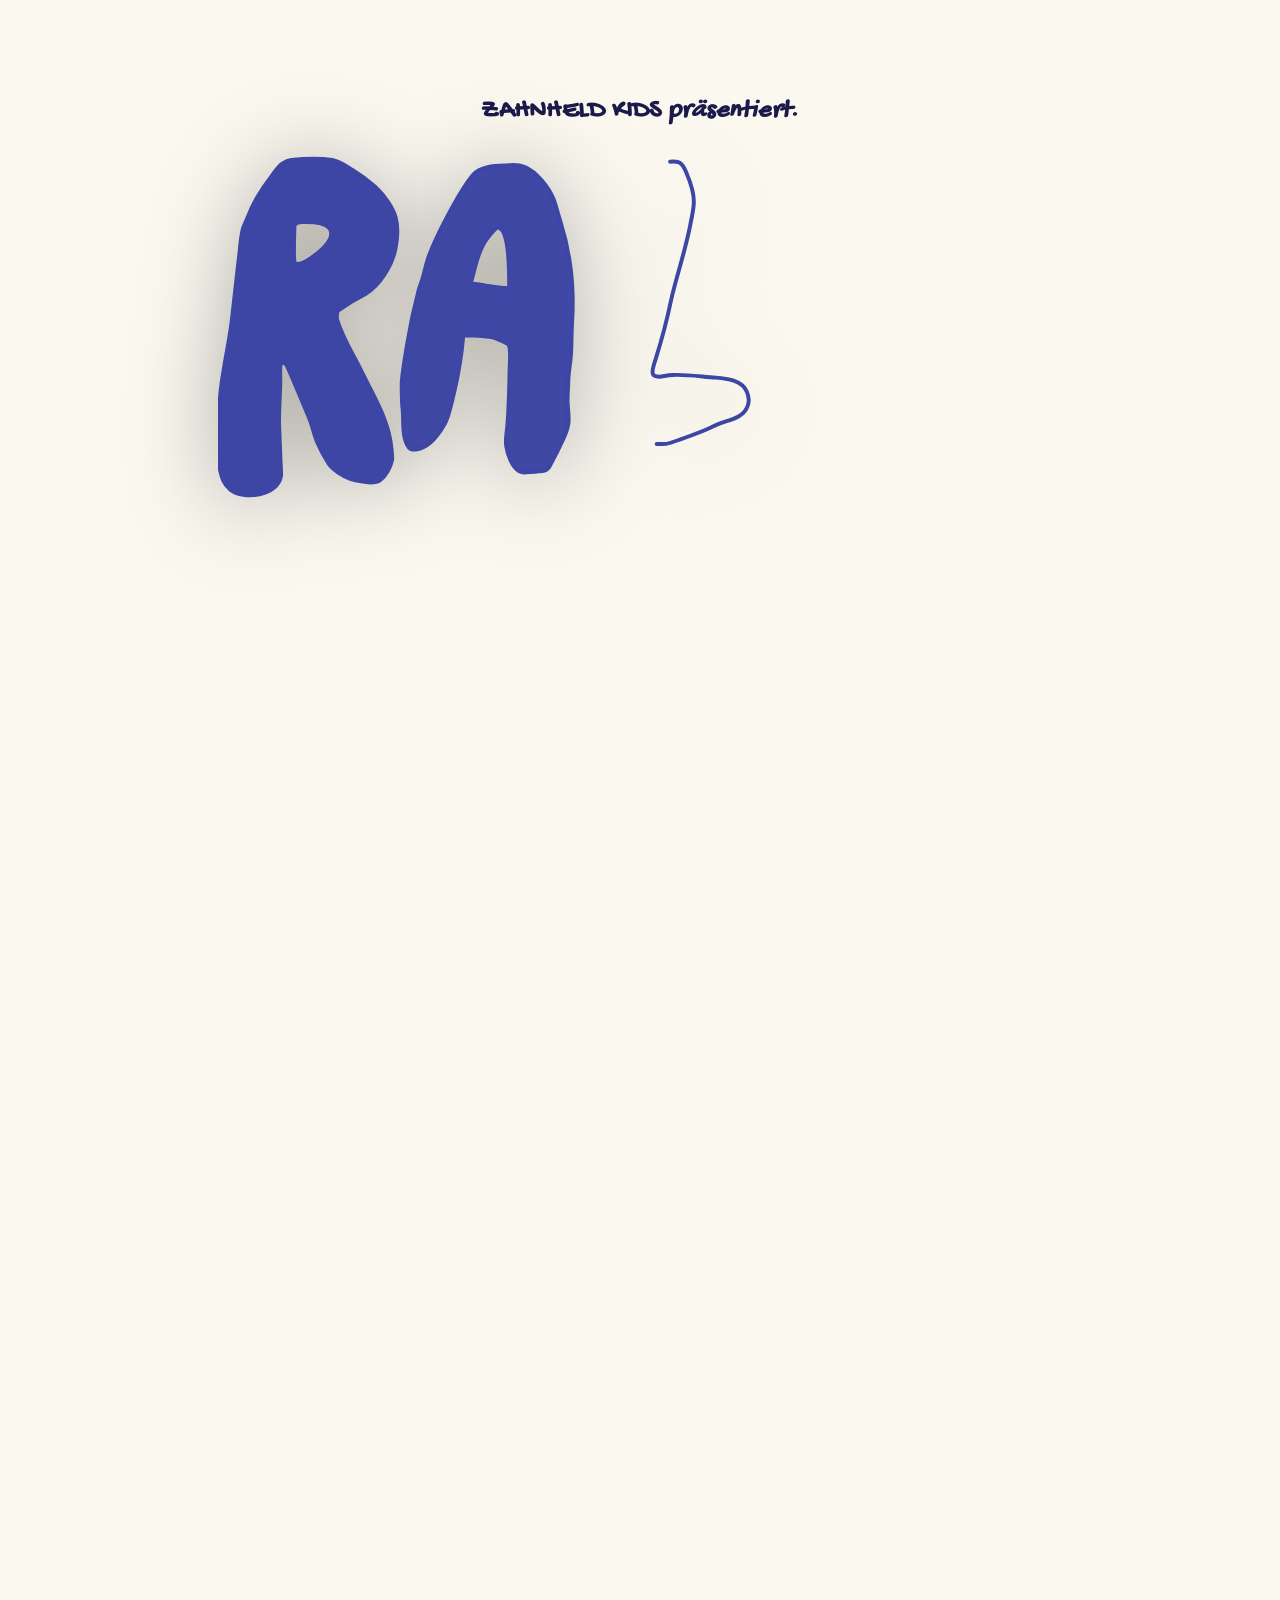
<file: kids/v2/index.html>
<!DOCTYPE html>
<html lang="de">
<head>
<meta charset="UTF-8">
<meta name="viewport" content="width=device-width, initial-scale=1.0">
<title>Ralph &amp; Doug | Zahnheld Kids</title>
<meta name="description" content="Ralph & Doug by Zahnheld. Pinnacle Oral Care for Kids. Mehr als eine Zahnbürste.">
<link rel="preconnect" href="https://fonts.googleapis.com">
<link rel="preconnect" href="https://fonts.gstatic.com" crossorigin>
<link href="https://fonts.googleapis.com/css2?family=Playfair+Display:ital,wght@0,400;0,500;0,600;0,700;0,800;0,900;1,400;1,500;1,600;1,700;1,800&family=Plus+Jakarta+Sans:wght@400;500;600;700&family=Gochi+Hand&display=swap" rel="stylesheet">
<link rel="stylesheet" href="assets/css/styles.css">
<link rel="stylesheet" href="assets/css/sketch.css">
</head>
<!--
  ============================================================================
  ART DIRECTION (applies to every P## prompt below)
  Brand: "Ralph & Doug" by Zahnheld Kids — premium, design-led, playful kids
  oral care. "More than a toothbrush." Modern icon, minimal-but-fun.
  Palette: royal cobalt #3D45A5 · periwinkle #8086CC · off-white #FBFBFE ·
           deep navy ink #1B1A4A · soft pink #EC6FA9 · sunny yellow #F6C34A.
  Characters:
   • RALPH = chubby hand-drawn cartoon RACCOON. Periwinkle fur, dark-indigo
     bandit mask / ears / ringed tail / paws, bold navy outline, slightly
     grumpy furrowed brow. Tidy, responsible. *Represents the sonic toothbrush.*
   • DOUG = small white DUCK, yellow beak + feet, big innocent eyes, navy
     outline. Only says "Quack", obsessed with toothpaste. *Represents the toothpaste.*
  Illustration style: flat 2D storybook doodle, thick navy outlines, 2-tone
  periwinkle/indigo shading, white or cobalt backgrounds. Product shots:
  premium studio renders on cobalt seamless, soft shadows.
  Step 2: generate via Google Flow (labs.google) — one asset per P## tag.
  ============================================================================
-->
<body>

<!-- ============ PAGE LOADER (cinematic intro) ============ -->
<div class="loader" id="loader" data-loader aria-hidden="true">
  <p class="loader__kicker"><span class="zh">ZAHNHELD KIDS</span> <em>präsentiert.</em></p>
  <div class="loader__mark" data-loader-mark>
    <svg class="loader__mark-svg" data-loader-svg viewBox="0 0 300 237.66666666666663" xmlns="http://www.w3.org/2000/svg" aria-hidden="true"><defs><clipPath id="rd-wm-clip"><rect x="0" y="0" transform="scale(0.14648,0.14653)" width="2048" height="1622" fill="none"/></clipPath></defs><g clip-path="url(#rd-wm-clip)" fill="none" fill-rule="nonzero"><path d="M132.15645,130.17877c0.46743,-0.05539 0.88037,-0.07605 1.34106,0.0378c4.38413,1.0843 9.01084,6.11252 11.26567,9.87694c1.30239,2.17402 2.63379,4.3306 3.46436,6.73965c1.16162,3.37012 2.09619,7.01571 2.56787,10.55433c0.38232,2.87193 0.52295,5.78488 0.85254,8.6656c0.37061,3.22799 0.97559,6.43107 1.32275,9.65759c0.19629,1.8184 0.20654,3.68222 0.27979,5.51088c0.24609,6.11017 0.10547,10.52649 -1.40479,16.49747c-1.42383,5.62663 -8.32529,19.09539 -12.25723,23.35053c-2.11157,2.28582 -4.76411,4.0588 -7.42163,5.64422c-6.07837,3.62654 -11.02954,5.74092 -18.17314,3.94157c-3.0123,-0.90114 -3.7541,-0.46449 -6.3564,-2.69903c-6.78618,-5.82445 -11.64683,-14.19553 -14.8897,-22.4362c-0.31538,-0.8015 -0.57949,-2.03233 -0.63442,-2.89391c-0.78267,-12.25112 0.38701,-24.744 3.47065,-36.63027c0.57627,-2.22135 1.01821,-4.65516 1.77202,-6.83402c5.50869,-12.26284 14.91094,-24.72451 28.54131,-28.18665c1.94238,-0.49336 4.2208,-0.62069 6.25928,-0.79652zM111.61655,189.65419c1.53779,2.60671 3.22866,5.51674 5.61987,7.42891c1.44155,1.15317 3.07925,2.57448 4.70757,3.43752c2.20679,1.09309 3.24858,0.83081 5.71318,0.69747c0.61655,-0.78538 1.91763,-2.29022 2.31973,-3.12835c2.10352,-4.38409 3.9293,-10.93237 4.48931,-15.78535c0.41396,-3.58698 0.09229,-8.3872 -0.03105,-12.01667c-0.06768,-1.98544 -0.12539,-4.7548 -0.34878,-6.63034c-0.59458,-4.99217 -3.02446,-8.58501 -6.85503,-11.63717l-2.20107,0.12894c-6.26572,2.74591 -7.92847,7.61793 -10.53604,13.31197c-4.0897,8.93082 -2.88354,14.94135 -2.87769,24.19306z" fill="#fefefe"/><path d="M102.3813,5.48638c2.08989,-0.2293 4.67549,-0.24596 6.61069,0.55441c4.09307,1.69297 8.56978,7.30264 10.11519,11.28748c0.94497,2.48114 1.61631,5.2735 2.41802,7.78732c3.79233,11.89037 5.06162,23.98323 4.20439,36.40901c-0.25093,3.63651 -0.1248,7.58541 -0.40078,11.27437c-0.22178,2.96644 -0.83262,5.92863 -0.93853,8.90708c-0.00439,2.22091 -0.36548,6.30974 -0.22896,8.28654c0.39507,5.72437 1.0125,7.04238 -1.49253,12.5386c-1.40786,3.08923 -3.2896,6.82068 -4.92202,9.82829c-0.24229,0.44647 -1.12515,1.38776 -1.66919,1.506c-2.15625,0.46918 -5.13311,0.46273 -7.40552,0.64003c-0.4229,0.03297 -1.39043,-0.29525 -1.69658,-0.44925c-2.65547,-1.33574 -4.15269,-6.07002 -4.5939,-8.76407c-0.42129,-2.53946 0.15645,-4.917 0.36694,-7.40488c0.58755,-6.94215 0.65156,-13.89163 0.84419,-20.85356c0.06328,-2.28465 0.37983,-5.3497 -0.20698,-7.53998c-0.25107,-0.93719 -4.12705,-2.3374 -5.18027,-2.78401c-2.03804,-0.60267 -8.67539,-0.90583 -11.09678,-0.93982c-0.56235,7.09571 -1.74697,14.08212 -3.40239,20.99936c-0.8792,3.2929 -1.64854,7.86 -3.36431,10.83669c-2.07422,3.59885 -5.60991,8.39995 -10.10713,8.72495c-0.71235,0.05143 -1.93521,-0.02696 -2.38813,-0.61834c-2.88633,-3.76941 -1.72983,-10.13204 -2.38213,-14.64566c-0.17637,-1.44021 -0.28579,-7.61793 -0.19351,-8.81872c0.329,-4.27829 1.23237,-9.24306 1.92041,-13.46231c1.03403,-6.34154 2.32192,-12.36658 3.93823,-18.57331c0.36533,-1.40256 1.05894,-3.09055 1.50044,-4.5649c0.74473,-2.48759 1.33418,-5.45915 2.19521,-7.8515c2.24692,-6.24293 5.20137,-11.71952 8.3811,-17.52198c2.04961,-3.7401 4.57603,-8.12018 7.30723,-11.4261c2.65913,-3.21873 7.98721,-3.24416 11.86758,-3.36172zM89.82583,47.39003c1.99292,0.20001 3.52588,0.38962 5.49565,0.77205c1.93286,0.30478 6.23408,0.9325 8.10234,0.80854c-0.14868,-3.27048 0.50142,-21.76775 -4.36333,-21.47293c-4.55728,4.45207 -6.05303,7.61632 -7.68735,13.81148c-0.52017,1.97181 -1.13818,4.07403 -1.54731,6.08087z" fill="#fefefe"/><path d="M259.44434,141.46837c4.37402,-0.01231 11.625,0.39694 15.32373,3.41056c0.73682,0.6012 1.74023,3.7023 1.72705,4.72505c-0.01318,0.96415 -0.43945,1.80375 -1.08838,2.56715c-2.31885,2.71368 -6.26074,2.51294 -9.50244,3.03164c-3.99902,0.64179 -7.54102,1.67187 -10.35937,4.79876c-1.51025,1.6748 -3.5376,3.64706 -4.79883,5.50648c-3.09668,4.57017 -5.96924,9.91108 -7.53809,15.22122c-0.43945,1.59714 -0.32227,3.40822 -0.38525,4.97898c-0.15088,3.6998 0.19336,4.68007 1.83105,7.8304c1.64063,3.15179 2.62939,6.8472 5.00537,9.73232c1.92041,2.32978 4.06201,4.32547 6.20068,6.43839c3.15234,0.86011 9.91992,0.8733 12.18311,-1.92097c2.93701,-3.62654 6.27979,-6.78859 5.96045,-11.8174c-4.88379,-1.42424 -9.29736,-0.53922 -13.92773,-1.5356c-1.88672,-0.40588 -2.99414,-5.47132 -1.69482,-7.39521c2.68359,-3.97528 9.26807,-6.49114 13.66699,-8.27731c3.89795,-1.29383 14.65869,-2.19937 18.01904,-0.41614c0.63428,0.96268 0.73682,1.41545 1.00342,2.50415c0.92139,4.46614 0.42627,7.49046 -0.1582,11.74413c-1.46484,10.66276 -3.06738,23.6978 -13.14258,29.79185c-5.23682,3.53276 -11.64404,6.88677 -17.98389,7.55493c-6.07764,0.64179 -11.53271,-4.98631 -15.46289,-9.06122c-4.33887,-4.49838 -10.0708,-10.19095 -13.13818,-15.7326c-2.81104,-5.07569 -4.37988,-13.36765 -4.99219,-19.09392c-1.08984,-22.3307 7.70508,-43.58341 33.25195,-44.58565z" fill="#fefefe"/><path d="M170.71289,148.04494c0.28125,-0.04103 0.55518,-0.05128 0.83789,-0.05715c1.229,-0.02491 2.33643,0.13774 3.12451,1.20006c2.12256,2.86167 2.26172,9.73378 2.57813,13.22112c0.31201,3.45071 0.7207,6.89849 1.04736,10.35066c0.71338,7.54467 1.71387,23.54248 7.27734,28.79254c2.15918,2.03819 5.31006,2.00009 8.09473,1.92976c5.91797,-4.28738 5.96777,-11.34851 6.79248,-17.95101l2.59863,-20.62953c0.46582,-3.60456 -0.08936,-7.92418 3.20068,-10.19827c1.37988,-0.95536 5.08447,-1.49897 6.54199,-1.06085c10.22314,3.0756 8.43457,18.44041 7.67139,26.6723c-0.32666,3.40968 -0.56982,6.06035 -1.11914,8.88393c-1.14551,12.98082 -10.33594,43.14778 -29.5752,39.2106c-3.08789,-0.63153 -7.12939,-1.49018 -10.02393,-2.71075c-1.48828,-0.61248 -2.88281,-1.4301 -4.14258,-2.43088c-9.85107,-7.90366 -15.03955,-41.09348 -17.3335,-53.96293c-1.35498,-7.59889 3.12158,-20.28812 12.4292,-21.25959z" fill="#fefefe"/><path d="M160.56152,4.1518c0.77197,-0.09968 2.19287,-0.08384 2.93701,0.16165c1.7168,0.56587 2.32178,2.58717 2.9707,4.11168c1.39746,3.27957 2.53418,6.30875 2.50781,9.94115c0.00732,2.48568 -0.62988,4.85488 -1.07666,7.28107c-1.67578,9.45274 -4.95996,18.59236 -7.06494,27.93287c-1.41797,6.90904 -3.3208,13.97061 -5.41992,20.67422c-1.20117,3.83564 -2.78174,7.18363 3.13623,6.01185c0.89648,-0.1773 2.17969,-0.34756 3.09082,-0.38112c5.04053,-0.18536 10.0708,0.59607 15.09082,0.93792c3.89502,0.30272 9.34131,0.87403 11.07422,4.98719c0.6958,1.64476 0.85547,3.83593 0.14941,5.47981c-1.69922,3.96238 -6.33398,4.5246 -9.90234,5.8835c-1.93213,0.7741 -3.89648,1.79202 -5.88428,2.60994c-1.33887,0.60941 -11.88135,4.52314 -12.96533,4.57867c-6.01025,0.30844 -26.1624,-0.85967 -26.05635,-9.85511c0.16436,-13.95713 1.90737,-28.89892 3.96914,-42.77179c1.08032,-7.11798 1.98882,-14.36052 3.6145,-21.32113c1.51494,-5.25182 3.19219,-12.75033 6.64116,-17.05713c3.03223,-3.78643 8.32031,-8.61477 13.18799,-9.20523z" fill="#fefefe"/><path d="M230.48877,100.25108c0.75,-0.06359 1.80322,-0.16909 2.36572,0.39255c1.10303,1.10012 1.08545,5.12405 1.15869,6.73848c0.09668,2.34399 0.07031,4.78279 0.19922,7.12077c0.29443,5.31585 0.3457,10.41924 -0.72217,15.66724c-0.39697,1.95408 -0.60205,6.17582 -3.51123,6.01083c-1.3125,-0.07458 -2.5166,-1.30468 -3.31494,-2.24523c-2.39502,-2.79398 -4.62744,-5.74063 -6.8335,-8.68612c-1.07373,-1.43465 -1.90869,-3.21978 -3.34717,-4.31859c-0.91846,-0.69542 -2.00977,-0.68882 -3.10547,-0.68604c-1.1748,4.63655 -0.41895,11.07319 -0.9082,15.95063c-0.2666,2.65316 -1.90869,5.06763 -3.94629,6.72412c-0.26221,0.1099 -0.63135,0.25994 -0.90674,0.31196c-0.42187,0.07693 -0.85693,-0.01216 -1.21436,-0.2488c-1.19385,-0.79447 -1.79004,-3.61394 -2.02441,-4.95144c-0.36914,-2.08215 -0.57275,-4.19023 -0.61084,-6.30447c-0.14648,-5.88643 0.62988,-21.7487 3.84082,-26.21997c0.60645,-0.84458 1.42383,-1.47362 2.47705,-1.62073c0.90088,-0.12587 1.63477,0.0718 2.36865,0.58977c1.24512,0.87916 2.17969,2.32729 3.12891,3.50522c2.34961,2.91471 6.50098,8.48215 9.18311,10.57675l0.1377,0.10521c0.34863,-3.35107 0.00146,-7.05674 0.81592,-10.38246c0.5625,-2.29578 2.0332,-4.58483 3.07178,-6.71079c0.40137,-0.82304 0.84961,-1.09749 1.69775,-1.31889z" fill="#fefefe"/><path d="M242.05664,99.36284c1.93359,-0.07019 4.08691,-0.211 5.93994,0.39753c4.2085,1.3945 10.11475,3.65526 12.32373,7.7627c3.87305,7.1977 1.25391,21.37974 -6.24463,25.36352c-1.73877,1.01499 -10.43994,5.2039 -12.6167,4.01894c-2.02002,-1.09939 -2.09912,-6.57935 -2.06104,-8.82839c0.12158,-7.26979 -0.92871,-14.64493 -1.08252,-21.90387c-0.03516,-1.53575 0.12891,-3.90289 0.78955,-5.26647c0.46436,-0.95711 1.97314,-1.32006 2.95166,-1.54395zM247.88232,125.52844c1.56445,-1.2553 1.94092,-1.53633 3.06445,-3.23063c2.38037,-3.49818 5.40967,-7.33103 -0.4248,-9.72455c-0.86572,-0.35547 -1.75195,-0.68589 -2.62939,-1.01807c-0.06299,2.65375 -0.09082,5.30823 -0.08203,7.96271c0.01758,1.87642 0.12891,4.17558 0.07178,6.01053z" fill="#fefefe"/><path d="M184.14404,104.93716c6.6123,-0.87154 12.33691,12.03924 14.20605,17.08841c1.48096,4.0037 2.02881,8.03085 1.97607,12.28628c-0.03955,3.1893 0.65918,10.34788 -4.7666,8.62897c-1.99658,-0.73454 -4.19385,-9.87035 -4.73145,-11.90854c-1.43994,-0.86539 -2.40527,-1.26174 -4.00342,-1.77107c-1.48828,-0.48999 -4.98926,-1.35156 -6.49951,-0.98129c-1.11182,0.27298 -2.11816,3.87461 -2.84912,5.11188c-1.28027,2.13153 -2.69385,6.04761 -5.20459,6.91226c-2.16797,0.74699 -2.83301,-1.11082 -3.24756,-2.74035c-0.33105,-1.25163 -0.44531,-2.55103 -0.33545,-3.8412c0.15527,-1.72594 0.73242,-3.42844 1.21875,-5.07936c2.03467,-6.89482 5.24121,-12.65436 8.81982,-18.84029c1.44434,-2.49521 2.60449,-4.14657 5.41699,-4.86572zM186.31641,120.32923c4.33008,0.51929 1.78564,-2.01812 0.45117,-4.10261c-0.46436,-0.7256 -1.32861,-1.31684 -2.21484,-1.38527c-0.73389,0.71139 -2.53564,3.37452 -2.61475,4.44651c0.51123,1.26013 3.08057,0.92854 4.37842,1.04137z" fill="#fefefe"/><path d="M23.89482,134.95305c4.57017,-7.68065 6.82881,-9.05566 15.75029,-8.21694c1.58438,0.14902 3.01143,0.74143 4.55771,1.04957c2.15728,0.4006 4.38545,0.58244 6.53701,0.99331c1.36919,0.2614 2.83638,0.87843 4.21406,1.19449c1.15034,0.26389 2.56904,0.42918 3.65889,0.82275c1.83354,0.6623 3.49131,1.6811 5.22817,2.5544c3.06387,1.54073 6.89502,3.70948 9.84185,5.42076c3.35947,1.95115 9.16392,8.66106 11.34858,11.94912c0.80142,1.20592 2.84766,5.99588 3.16875,7.42598c1.08809,4.85004 1.50806,9.59751 0.87144,14.54426c-0.25781,2.00302 -1.44741,5.31893 -2.01475,7.48313c-1.34692,5.13723 -2.68608,10.86058 -4.56401,15.81612c-0.97339,2.56862 -3.49175,7.10069 -4.98179,9.41875c-2.84385,4.42658 -6.2855,10.37118 -9.56865,14.3699c-3.67837,4.06319 -7.99028,7.73662 -12.26733,11.15656c-0.9394,0.75168 -1.88306,1.64843 -2.82627,2.29461c-3.83057,2.6199 -7.72061,3.96795 -12.35508,4.16869c-0.63721,0.02784 -2.13208,0.12015 -2.76152,0.26814h-5.31284c-4.30195,-0.79857 -11.06411,-4.07345 -11.25278,-9.22533c-0.39214,-10.70526 0.96841,-21.18926 1.48389,-31.83004c0.20713,-4.27712 0.28447,-8.58941 0.43887,-12.86799c-1.18828,-16.31577 0.65259,-32.49674 0.80552,-48.79024zM42.17344,204.00504c2.48569,2.08801 3.92798,3.11223 6.64644,4.92184c2.05547,-1.86089 5.76885,-6.6787 7.05088,-9.13009c1.05044,-1.68359 2.12446,-3.37012 3.15352,-5.0669c0.63486,-1.12533 1.52256,-2.28582 2.07363,-3.44045c1.87163,-3.92692 3.44722,-8.04872 4.6147,-12.24086c0.4689,-1.68359 0.79644,-2.86314 0.33823,-4.60974c-0.63149,-2.40597 -1.15649,-4.88228 -2.02617,-7.21938c-1.67021,-4.11301 -6.29033,-7.24283 -9.92549,-9.57553c-1.88086,-1.20738 -9.57114,-4.83832 -11.55044,-5.28962c-0.277,7.47873 -0.42627,14.38601 -0.09214,21.875c0.43623,9.77774 -0.26895,19.96722 -0.28315,29.77574z" fill="#fefefe"/><path d="M0,98.68749c0.34756,-1.48842 0.33019,-4.1643 0.40046,-5.73316c0.11472,-2.50517 0.29826,-5.00668 0.55043,-7.50174c0.8883,-8.28126 2.94131,-16.54055 3.93957,-24.82093c0.87226,-7.23506 1.62148,-14.48609 2.46056,-21.72936c0.49021,-3.47459 0.55523,-7.14539 1.38204,-10.54818c0.31966,-1.31567 1.27676,-3.01347 1.74576,-4.30379c1.98661,-5.46531 4.86104,-9.99763 8.40684,-14.58352c1.177,-1.52224 2.30083,-3.53254 3.93896,-4.66558c0.65669,-0.45857 2.37451,-1.21737 3.19629,-1.29791c4.49678,-0.44069 10.07432,-0.71896 14.50078,0.0673c2.62222,0.46577 5.07905,2.20214 7.21172,3.51687c5.07085,3.12596 9.59253,6.42994 12.82178,11.53357c0.93911,1.48432 2.04404,3.46243 2.49844,5.13855c0.93633,3.45408 0.63398,8.19877 -0.08643,11.63775c-1.19063,5.68407 -5.47808,12.60981 -10.47231,15.64321c-1.63081,0.99052 -3.31421,1.83012 -4.92539,2.77786c-1.67051,0.98261 -3.49614,2.33256 -5.15186,3.42272c-0.12964,0.83051 -0.35449,2.24626 -0.10518,3.06065c1.40449,4.58673 3.77769,9.09405 6.0624,13.24545c1.9541,3.55079 3.77197,7.43976 5.58486,10.97721c3.51167,6.85248 7.02363,13.8358 7.64971,21.62576c0.08467,1.05309 0.39404,2.95911 0.19702,3.99418c-0.46743,2.4555 -2.20767,5.57286 -4.22461,7.09395c-1.62026,1.22203 -3.7125,0.92092 -5.57168,0.62171c-1.21597,-0.19561 -3.98569,-0.70626 -5.03936,-1.08269c-2.30229,-0.82231 -6.27305,-3.19678 -7.61514,-5.25841c-1.44639,-2.22193 -3.07969,-5.29563 -4.12852,-7.76563c-1.0103,-2.3793 -1.66216,-5.49901 -2.60757,-7.8959c-1.48213,-3.75798 -3.13916,-7.50423 -4.6894,-11.24521c-1.06729,-2.5755 -2.18203,-5.27673 -3.35405,-7.80124c-0.22603,-0.48706 -0.71104,-1.14672 -1.23179,-1.35464c-0.75688,0.04718 -1.11255,0.44017 -1.19062,1.2024c-0.18735,1.82851 0.00645,3.76501 -0.02373,5.61008c-0.08438,5.17577 -0.58081,10.36077 -0.42451,15.53449l0.49204,12.40731c0.04702,1.16826 0.30527,4.66029 0.17637,5.57388c-0.97837,6.92955 -13.3181,8.79293 -18.0806,4.75553c-3.49666,-2.96439 -3.02411,-6.11281 -4.29328,-9.51941zM34.34722,37.42957c2.04932,-1.59949 5.5689,-4.73194 5.82539,-7.37939c0.44927,-4.63626 -7.27266,-4.51625 -9.96694,-4.48621c-1.1436,0.03722 -3.11558,0.0737 -3.07925,1.60667c0.04688,1.98456 -0.57275,12.06825 0.30264,13.1735c1.90576,0.81996 5.40864,-1.75656 6.91816,-2.91457z" fill="#fefefe"/><path d="M262.52051,35.68912c4.56006,1.06701 9.24463,1.36856 13.89404,1.76448c3.09082,0.26316 4.38135,-1.65561 4.80469,-4.54658c0.95801,-6.55898 0.57568,-13.12251 1.57324,-19.7351c0.47314,-3.13776 0.68262,-7.81664 4.67285,-8.79945c2.68066,-0.46497 9.95654,-1.65077 10.64795,2.2926c1.00928,5.75915 1.19531,12.02385 1.6626,17.87658c0.17578,2.21475 -0.30469,4.64754 0.22412,6.84969v4.44826c-0.55371,2.16347 -0.28271,4.66571 -0.71045,6.90127c-1.08398,5.65447 -2.49609,11.26147 -3.46729,16.93573c-0.6709,3.91271 -1.02832,7.83699 -1.46045,11.77739c-0.22998,2.10325 -0.55518,4.19624 -0.77637,6.29919c-0.375,3.55342 0.17725,7.2673 -0.479,10.77735c-0.32812,1.75979 -2.99707,9.05522 -4.02686,10.33454c-0.41309,0.51431 -1.0166,0.77352 -1.66846,0.80385c-1.5293,0.07107 -3.12012,-0.91579 -4.21582,-1.89533c-2.07861,-1.85869 -6.63281,-6.13596 -7.70654,-8.62326c-1.31396,-3.04029 0.89355,-18.39074 1.19238,-22.67445c0.13916,-1.98764 0.09814,-3.92575 -0.01465,-5.91412c-5.5957,-0.75842 -9.81299,-0.49409 -15.13916,1.41926c-0.6416,3.53906 -0.78662,8.02704 -0.91699,11.62603c0.04395,4.52255 -1.14844,8.58179 -3.39111,12.49713c-1.125,1.75363 -2.79639,6.23575 -5.22949,6.30198c-3.78076,0.10301 -7.64502,-4.24679 -7.76367,-7.78791c-0.12158,-3.61614 -0.04834,-7.22392 -0.04541,-10.76006l0.15967,-25.49495l-0.06592,-24.55308l-0.09668,-9.71651c-0.04102,-2.46112 -0.59473,-6.94146 1.1001,-8.8771c2.58398,-2.95101 11.09912,0.20367 13.2627,2.45632c4.09131,4.25883 3.80127,13.12382 3.86865,18.67235z" fill="#fefefe"/><path d="M224.48291,0h1.06494c3.60938,1.11495 6.70898,-0.65631 9.47168,3.78828c2.41699,3.88988 4.55859,9.76917 3.78809,14.37696c-0.76025,4.53999 -1.43848,8.55732 -4.03857,12.42915c-1.97607,3.08512 -1.64795,2.97171 -4.76953,5.15218c-5.83008,4.07066 -12.38379,6.66302 -18.12158,10.83054c-0.56689,3.45335 -0.45117,9.14797 -0.01318,12.65597c0.75439,6.0561 5.97656,25.71518 4.00635,30.26162c-1.21582,2.80687 -5.37451,4.50409 -8.04346,5.52978c-2.08154,0.80033 -3.51123,1.24914 -5.63379,0.27913c-2.74072,-1.25266 -6.55371,-4.99012 -7.59082,-7.84798c-1.21729,-3.35708 -1.21582,-8.9843 -1.66699,-12.69304c-0.42773,-3.50317 -1.08105,-6.9634 -1.56885,-10.45484c-0.24902,-1.77708 -0.33252,-3.58112 -0.52002,-5.36611c-0.35449,-3.37935 -0.76758,-6.75137 -0.93018,-10.14772c-0.375,-7.78571 0.30469,-15.44877 1.05615,-23.18569c0.2915,-3.00615 0.9624,-9.51795 2.26025,-12.05676c1.0957,-2.14139 6.15967,-6.14313 8.28662,-7.23036c3.2417,-1.65766 6.84229,-2.51431 10.30811,-3.57461c2.22949,-0.68252 4.46631,-1.50096 6.74854,-1.98881c1.86621,-0.39927 3.98291,-0.09886 5.76855,-0.70774c0.04541,-0.01576 0.09229,-0.03329 0.1377,-0.04994zM216.17871,28.00305c1.38281,-0.20118 5.93848,-1.13251 6.85547,-2.04596c2.07568,-2.06896 -0.81152,-5.39278 -2.21484,-7.03886c-1.74023,-0.59563 -2.66309,-0.78055 -4.49707,-0.5653c-2.77734,1.42234 -5.35107,6.59664 -6.47754,9.55238c-0.1333,0.35123 -0.12598,0.57277 -0.07324,0.93396c0.19482,0.18111 0.16846,0.23474 0.34863,0.211c1.85156,-0.24309 4.25098,-0.64355 6.05859,-1.04723z" fill="#fefefe"/></g></svg>
  </div>
</div>

<!-- ============ HEADER / NAV ============ -->
<header class="nav" id="nav">
  <button class="nav__burger" aria-label="Menü öffnen"><span></span><span></span></button>
  <nav class="nav__primary" aria-label="Hauptnavigation">
    <a href="#" class="is-active">Story</a>
    <a href="#">Ralph</a>
    <a href="#">Doug</a>
    <a href="#">Das Set</a>
    <a href="#">Die Bande</a>
    <a href="#">Magazin</a>
  </nav>
  <nav class="nav__secondary" aria-label="Service">
    <a href="#">Suchen</a>
    <a href="#">Konto</a>
    <a href="#">Hilfe</a>
    <a href="#">Warenkorb (0)</a>
  </nav>
</header>

<main>

  <!-- ============ INTRO + HERO (one pinned block) ============
       Starts on the cobalt stage with the big white wordmark; the video opens
       from the bottom behind it, then closes again into its bottom edge. -->
  <!-- ============ HERO (pinned, scroll-scrubbed) ============ -->
  <section class="hero" id="hero" data-hero>
    <div class="hero__stage">
      <video class="hero__media" data-hero-media autoplay muted loop playsinline poster="assets/img/p04-banner.jpg">
        <source src="assets/img/hero.mp4" type="video/mp4">
      </video>
      <div class="hero__overlay" data-hero-layer>
        <p class="hero__kicker"><span class="zh">ZAHNHELD KIDS</span> <em>präsentiert.</em></p>
        <img class="rd-wordmark" data-hero-wordmark src="assets/img/wordmark-cobalt.png" alt="Ralph and Doug">
        <h1 class="visually-hidden">Ralph and Doug</h1>
        <p class="hero__season">Mehr als eine Zahnbürste.</p>
      </div>
      <span class="hero__scrollcue" aria-hidden="true">Scrollen</span>
    </div>
  </section>

  <!-- ============ CREDITS ============ -->
  <section class="credits">
    <div class="credits__col reveal">
      <p class="credits__label"><em>Konzept:</em></p>
      <p class="credits__value">Zahnheld Kids</p>
      <p class="credits__value">Hamburg; 2026</p>
    </div>
    <div class="credits__col reveal">
      <p class="credits__label"><em>In der Hauptrolle:</em></p>
      <p class="credits__value">Ralph, der Waschbär</p>
      <p class="credits__value">Doug, die Ente</p>
    </div>
  </section>

  <!-- ============ COLLECTION CREDITS ============ -->
  <section class="collection-credits reveal">
    <h2>Die Ralph-&amp;-Doug-Kollektion</h2>
    <p>Schallzahnbürste: Ralph</p>
    <p>Zahnpasta: Doug</p>
    <p>Story &amp; Design: Zahnheld Kids</p>
  </section>

  <!-- ============ PAIR 1 : Ralph / Doug ============ -->
  <section class="pair" data-stagger>
    <figure class="pair__item reveal">
      <img src="assets/img/p02-ralph.jpg" alt="Ralph, die Schallzahnbürste in Cobalt mit Waschbär-Motiv">

      <figcaption>
        <span class="cap__title"><em>Ralph — die Schallzahnbürste</em></span>
        <span class="cap__desc">Hi-End-Ultraschall, gemacht für kleine Hände und große Routinen.</span>
      </figcaption>
    </figure>
    <figure class="pair__item reveal">
      <img src="assets/img/p03-doug.jpg" alt="Doug, die Kinder-Zahnpasta mit Enten-Motiv">

      <figcaption>
        <span class="cap__title"><em>Doug — die Zahnpasta</em></span>
        <span class="cap__desc">Premium-Pflege, von Forschung gestützt. Geschmack, den Kinder lieben.</span>
      </figcaption>
    </figure>
  </section>

  <!-- ============ FULL-BLEED BANNER ============ -->
  <section class="bleed reveal">
    <div class="bleed__inner" data-scale>
      <img src="assets/img/p04-banner.jpg" alt="Ralph und Doug in einer Landschaft, Schriftzug „Mehr als eine Zahnbürste“">

    </div>
  </section>

  <!-- ============ PAIR 2 : Das Set / Reise-Set ============ -->
  <section class="pair" data-stagger>
    <figure class="pair__item reveal">
      <img src="assets/img/p05.jpg" alt="Das Starter-Set von Ralph und Doug">
      <figcaption>
        <span class="cap__title"><em>Das Starter-Set</em></span>
        <span class="cap__desc">Ralph, Doug und alles, was der erste Tag braucht.</span>
      </figcaption>
    </figure>
    <figure class="pair__item reveal">
      <img src="assets/img/p06.png" alt="Reise-Set: Becher, Handtuch und Etui">
      <figcaption>
        <span class="cap__title"><em>Reise-Set</em></span>
        <span class="cap__desc">Becher, Handtuch, Etui. Unterwegs genauso frisch.</span>
      </figcaption>
    </figure>
  </section>

  <!-- ============ POLAROID + BIO (Ralph) ============ -->
  <section class="polaroid">
    <figure class="polaroid__photo reveal">
      <img src="assets/img/p07.png" alt="Ralph, der Waschbär">
      <figcaption><em>Aufgenommen im</em><br>Wald; 2026</figcaption>
    </figure>
    <div class="polaroid__bio reveal">
      <p>Ralph, der Waschbär</p>
      <p>mürrisch, ordnungsliebend</p>
      <p>putzt jeden Tag, ausnahmslos</p>
      <p>steht für: die Schallzahnbürste</p>
    </div>
  </section>

  <!-- ============ MARQUEE ============ -->
  <section class="marquee" aria-label="Sortiment">
    <div class="marquee__track">
      <span>Schallzahnbürste,&nbsp; Zahnpasta,&nbsp; Bürstenköpfe,&nbsp; Reise-Etui,&nbsp; Kapuzenhandtuch,&nbsp; Putzbecher,&nbsp; Stickerbogen,&nbsp; Bilderbuch,&nbsp; Ersatzköpfe,&nbsp; Starter-Set,&nbsp;</span>
      <span aria-hidden="true">Schallzahnbürste,&nbsp; Zahnpasta,&nbsp; Bürstenköpfe,&nbsp; Reise-Etui,&nbsp; Kapuzenhandtuch,&nbsp; Putzbecher,&nbsp; Stickerbogen,&nbsp; Bilderbuch,&nbsp; Ersatzköpfe,&nbsp; Starter-Set,&nbsp;</span>
    </div>
  </section>

  <!-- ============ "DIE BANDE" — character gallery ============ -->
  <section class="cats" data-stagger>
    <figure class="cats__item reveal"><img src="assets/img/p08.png" alt="Charakter aus der Ralph-&-Doug-Bande"><figcaption>Ralph</figcaption></figure>
    <figure class="cats__item reveal"><img src="assets/img/p09.png" alt="Charakter aus der Ralph-&-Doug-Bande"><figcaption>Doug</figcaption></figure>
    <figure class="cats__item reveal"><img src="assets/img/p10.png" alt="Charakter aus der Ralph-&-Doug-Bande"><figcaption>Nuss, das Eichhörnchen</figcaption></figure>
    <figure class="cats__item reveal"><img src="assets/img/p11.png" alt="Charakter aus der Ralph-&-Doug-Bande"><figcaption>Wolfgang, der Wolf</figcaption></figure>
    <figure class="cats__item reveal"><img src="assets/img/p12.png" alt="Charakter aus der Ralph-&-Doug-Bande"><figcaption>Fips, der Fuchs</figcaption></figure>
    <figure class="cats__item reveal"><img src="assets/img/p13.png" alt="Charakter aus der Ralph-&-Doug-Bande"><figcaption>Olga, die Eule</figcaption></figure>
    <figure class="cats__item reveal"><img src="assets/img/p14.png" alt="Charakter aus der Ralph-&-Doug-Bande"><figcaption>Igor, der Igel</figcaption></figure>
    <figure class="cats__item reveal"><img src="assets/img/p15.png" alt="Charakter aus der Ralph-&-Doug-Bande"><figcaption>Bruno, der Dachs</figcaption></figure>
    <figure class="cats__item reveal"><img src="assets/img/p16.png" alt="Charakter aus der Ralph-&-Doug-Bande"><figcaption>Rehlein, das Reh</figcaption></figure>
    <figure class="cats__item reveal"><img src="assets/img/p17.png" alt="Charakter aus der Ralph-&-Doug-Bande"><figcaption>Quax, der Frosch</figcaption></figure>
  </section>

  <!-- ============ PARALLAX (video) ============ -->
  <section class="parallax" aria-hidden="false">
    <div class="ph ph--video parallax__img" data-parallax>
      <span class="ph__tag">P18 · Video · 16:9 · Loop</span>
      <p class="ph__prompt">Slow ambient loop: drifting over a cobalt storybook forest, soft parallax layers of periwinkle trees, floating dust + tiny sparkles, no characters, dreamy and calm. Used as a full-bleed parallax background. 16:9, seamless loop.</p>
    </div>
    <p class="parallax__headline"><em>Vom Muss zum<br>Lieblingsritual.</em></p>
  </section>

  <!-- ============ FILM CREDITS ============ -->
  <section class="credits credits--film">
    <div class="credits__col reveal">
      <p class="credits__label"><em>Schauplatz:</em></p>
      <p class="credits__value">Der Wald; 2026</p>
    </div>
    <div class="credits__col reveal">
      <p class="credits__label"><em>In der Hauptrolle:</em></p>
      <p class="credits__value">Ralph &amp; Doug</p>
      <p class="credits__value">und die ganze Bande</p>
    </div>
  </section>

  <!-- ============ STORY (Lookbook 1 = 6 story beats) ============ -->
  <section class="lookbook" data-stagger>
    <figure class="look reveal">
      <img src="assets/img/p19.png" alt="Szene aus der Ralph-&-Doug-Geschichte">
      <figcaption><span class="look__no"><em>Kapitel 01</em></span><span class="look__desc">Jeden Morgen putzt Ralph in aller Ruhe. Bis Doug auftaucht.</span></figcaption>
    </figure>
    <figure class="look reveal">
      <img src="assets/img/p20.png" alt="Szene aus der Ralph-&-Doug-Geschichte">
      <figcaption><span class="look__no"><em>Kapitel 02</em></span><span class="look__desc">Doug liebt Zahnpasta. Leider ist sie jetzt alle.</span></figcaption>
    </figure>
    <figure class="look reveal">
      <img src="assets/img/p21.png" alt="Szene aus der Ralph-&-Doug-Geschichte">
      <figcaption><span class="look__no"><em>Kapitel 03</em></span><span class="look__desc">Also brechen die beiden auf. Auf der Suche nach Nachschub.</span></figcaption>
    </figure>
    <figure class="look reveal">
      <img src="assets/img/p22.png" alt="Szene aus der Ralph-&-Doug-Geschichte">
      <figcaption><span class="look__no"><em>Kapitel 04</em></span><span class="look__desc">Unterwegs treffen sie Freunde mit kleinen Zahn-Problemen.</span></figcaption>
    </figure>
    <figure class="look reveal">
      <img src="assets/img/p23.png" alt="Szene aus der Ralph-&-Doug-Geschichte">
      <figcaption><span class="look__no"><em>Kapitel 05</em></span><span class="look__desc">Ralph zeigt allen, wie Putzen richtig Spaß macht.</span></figcaption>
    </figure>
    <figure class="look reveal">
      <img src="assets/img/p24.png" alt="Szene aus der Ralph-&-Doug-Geschichte">
      <figcaption><span class="look__no"><em>Kapitel 06</em></span><span class="look__desc">Am Abend putzt Ralph endlich in Ruhe. Morgen geht alles von vorn los.</span></figcaption>
    </figure>
  </section>

  <!-- ============ STATEMENT (pinned) ============ -->
  <section class="statement" data-pin>
    <div class="statement__inner">
      <p>Zahnheld macht aus dem täglichen <em>Muss</em> ein Lieblingsritual. Premium-Technik trifft Spiel &mdash; und aus Pflicht wird Identität. <em>Making brushing fun, modern &amp; meaningful.</em></p>
    </div>
  </section>

  <!-- ============ FULL-BLEED BOOK ============ -->
  <section class="bleed bleed--book reveal">
    <div class="bleed__inner" data-scale>
      <img src="assets/img/p25.png" alt="Bilderbuch-Doppelseite von Ralph und Doug">
    </div>
  </section>

  <!-- ============ RITUALS (Lookbook 2 = 6 kid moments) ============ -->
  <section class="lookbook" data-stagger>
    <figure class="look reveal">
      <img src="assets/img/p26.png" alt="Produktaufnahme Ralph und Doug">
      <figcaption><span class="look__no"><em>Ritual 01</em></span><span class="look__desc">Zwei Minuten, die plötzlich wie Spielzeit wirken.</span></figcaption>
    </figure>
    <figure class="look reveal">
      <img src="assets/img/p27.png" alt="Produktaufnahme Ralph und Doug">
      <figcaption><span class="look__no"><em>Ritual 02</em></span><span class="look__desc">Selbst aufdrücken. Selbst entscheiden. Selbst stolz sein.</span></figcaption>
    </figure>
    <figure class="look reveal">
      <img src="assets/img/p28.png" alt="Produktaufnahme Ralph und Doug">
      <figcaption><span class="look__no"><em>Ritual 03</em></span><span class="look__desc">Gemeinsam putzen. Aus Routine wird Verbindung.</span></figcaption>
    </figure>
    <figure class="look reveal">
      <img src="assets/img/p29.png" alt="Produktaufnahme Ralph und Doug">
      <figcaption><span class="look__no"><em>Ritual 04</em></span><span class="look__desc">Ein Knopf. Kein Kampf. Einfach loslegen.</span></figcaption>
    </figure>
    <figure class="look reveal">
      <div class="ph" style="aspect-ratio:750/1031"><span class="ph__tag">P30 · 3:4</span><p class="ph__prompt">Photoreal lifestyle: child hanging up the periwinkle hooded raccoon towel, cozy bathroom, soft evening light, premium ad photography. 3:4.</p></div>
      <figcaption><span class="look__no"><em>Ritual 05</em></span><span class="look__desc">Das Kapuzenhandtuch: der gemütliche Schlusspunkt.</span></figcaption>
    </figure>
    <figure class="look reveal">
      <div class="ph" style="aspect-ratio:750/1031"><span class="ph__tag">P31 · 3:4</span><p class="ph__prompt">Photoreal lifestyle: kid in bed reading the Ralph & Doug picture book, periwinkle bedroom, warm lamp light, calm bedtime mood, premium ad photography. 3:4.</p></div>
      <figcaption><span class="look__no"><em>Ritual 06</em></span><span class="look__desc">Eine Geschichte zum Einschlafen. Putzen inklusive.</span></figcaption>
    </figure>
  </section>

  <!-- ============ PARALLAX PORTRAIT (video) ============ -->
  <section class="parallax parallax--portrait" aria-hidden="false">
    <div class="ph ph--video parallax__img" data-parallax>
      <span class="ph__tag">P32 · Video · 9:16 · Loop</span>
      <p class="ph__prompt">Vertical hero loop: Ralph and Doug walking toward camera through a cobalt forest, gentle bob, doodle 2D animation, navy outlines, periwinkle depth, no text. 9:16, seamless loop.</p>
    </div>
    <p class="parallax__headline"><em>Lass uns putzen.</em></p>
  </section>

  <!-- ============ "DER WALD" world + numbered gallery ============ -->
  <section class="domino">
    <div class="domino__intro reveal">
      <p class="domino__no">01</p>
      <h2 class="domino__title"><em>Der Wald &amp; die Zähne</em></h2>
      <p class="domino__text">Ralph und Doug leben in einem Wald, in dem jeder Freund ein kleines Zahn-Geheimnis hat. Hier lernt man spielerisch, warum Putzen dazugehört &mdash; ganz ohne erhobenen Zeigefinger.</p>
    </div>

    <div class="domino__grid" data-stagger>
      <figure class="dg reveal"><img src="assets/img/p33.png" alt=""><figcaption>02</figcaption></figure>
      <figure class="dg reveal"><div class="ph" style="aspect-ratio:3/4"><span class="ph__tag">P34 · 3:4</span><p class="ph__prompt">Doug the duck balancing a giant toothpaste tube, doodle, periwinkle, navy outline. 3:4.</p></div><figcaption>03</figcaption></figure>
      <figure class="dg reveal"><div class="ph" style="aspect-ratio:4/3"><span class="ph__tag">P35 · 4:3</span><p class="ph__prompt">Premium render of the cobalt sonic toothbrush head close-up, soft bristles, periwinkle backdrop. 4:3.</p></div><figcaption>04</figcaption></figure>
      <figure class="dg reveal"><div class="ph" style="aspect-ratio:1/1"><span class="ph__tag">P36 · 1:1</span><p class="ph__prompt">Top-down doodle of a tooth-shaped map with a dotted route through the forest, periwinkle + navy. 1:1.</p></div><figcaption>05</figcaption></figure>
      <figure class="dg reveal"><div class="ph" style="aspect-ratio:1/1"><span class="ph__tag">P37 · 1:1</span><p class="ph__prompt">Playful “googly-eyes” brand graphic: two white ovals with cobalt pupils on a periwinkle field. 1:1.</p></div><figcaption>06</figcaption></figure>
      <figure class="dg reveal"><div class="ph" style="aspect-ratio:4/3"><span class="ph__tag">P38 · 4:3</span><p class="ph__prompt">Ralph and the squirrel high-fiving after a successful brush, doodle, navy outline, cobalt sky. 4:3.</p></div><figcaption>07</figcaption></figure>
      <figure class="dg reveal"><div class="ph" style="aspect-ratio:3/4"><span class="ph__tag">P39 · 3:4</span><p class="ph__prompt">Photoreal flat-lay of all Ralph & Doug products arranged on cobalt, top-down, premium. 3:4.</p></div><figcaption>08</figcaption></figure>
      <figure class="dg reveal"><div class="ph" style="aspect-ratio:4/3"><span class="ph__tag">P40 · 4:3</span><p class="ph__prompt">The forest gang gathered around a campfire at night brushing teeth, cozy doodle, periwinkle + warm glow. 4:3.</p></div><figcaption>09</figcaption></figure>
      <figure class="dg reveal"><div class="ph" style="aspect-ratio:16/10"><span class="ph__tag">P41 · 16:10</span><p class="ph__prompt">Wide closing doodle: Ralph and Doug silhouetted on a hill at sunset over the cobalt forest, navy outline, dreamy. 16:10.</p></div><figcaption>10</figcaption></figure>
    </div>
  </section>

  <!-- ============ CLOSING ============ -->
  <section class="intro intro--end">
    <p class="intro__top reveal"><span class="zh">ZAHNHELD KIDS</span> <em>präsentiert.</em></p>
    <img class="intro__wordmark reveal" src="assets/img/wordmark-cobalt.png" alt="Ralph and Doug">
    <a class="cta reveal" href="#">Jetzt entdecken</a>
  </section>

</main>

<!-- ============ FOOTER ============ -->
<footer class="footer">
  <div class="footer__row">
    <a href="#">Newsletter</a>
    <a href="#">Über Zahnheld</a>
    <a href="#">Versand</a>
    <a href="#">Datenschutz</a>
  </div>
  <p class="footer__note">Konzept-Landingpage · Platzhalter mit AI-Prompts (P01–P41) · Marke &amp; Charaktere &copy; Zahnheld Kids</p>
</footer>

<script src="assets/js/script.js"></script>
</body>
</html>
</file>
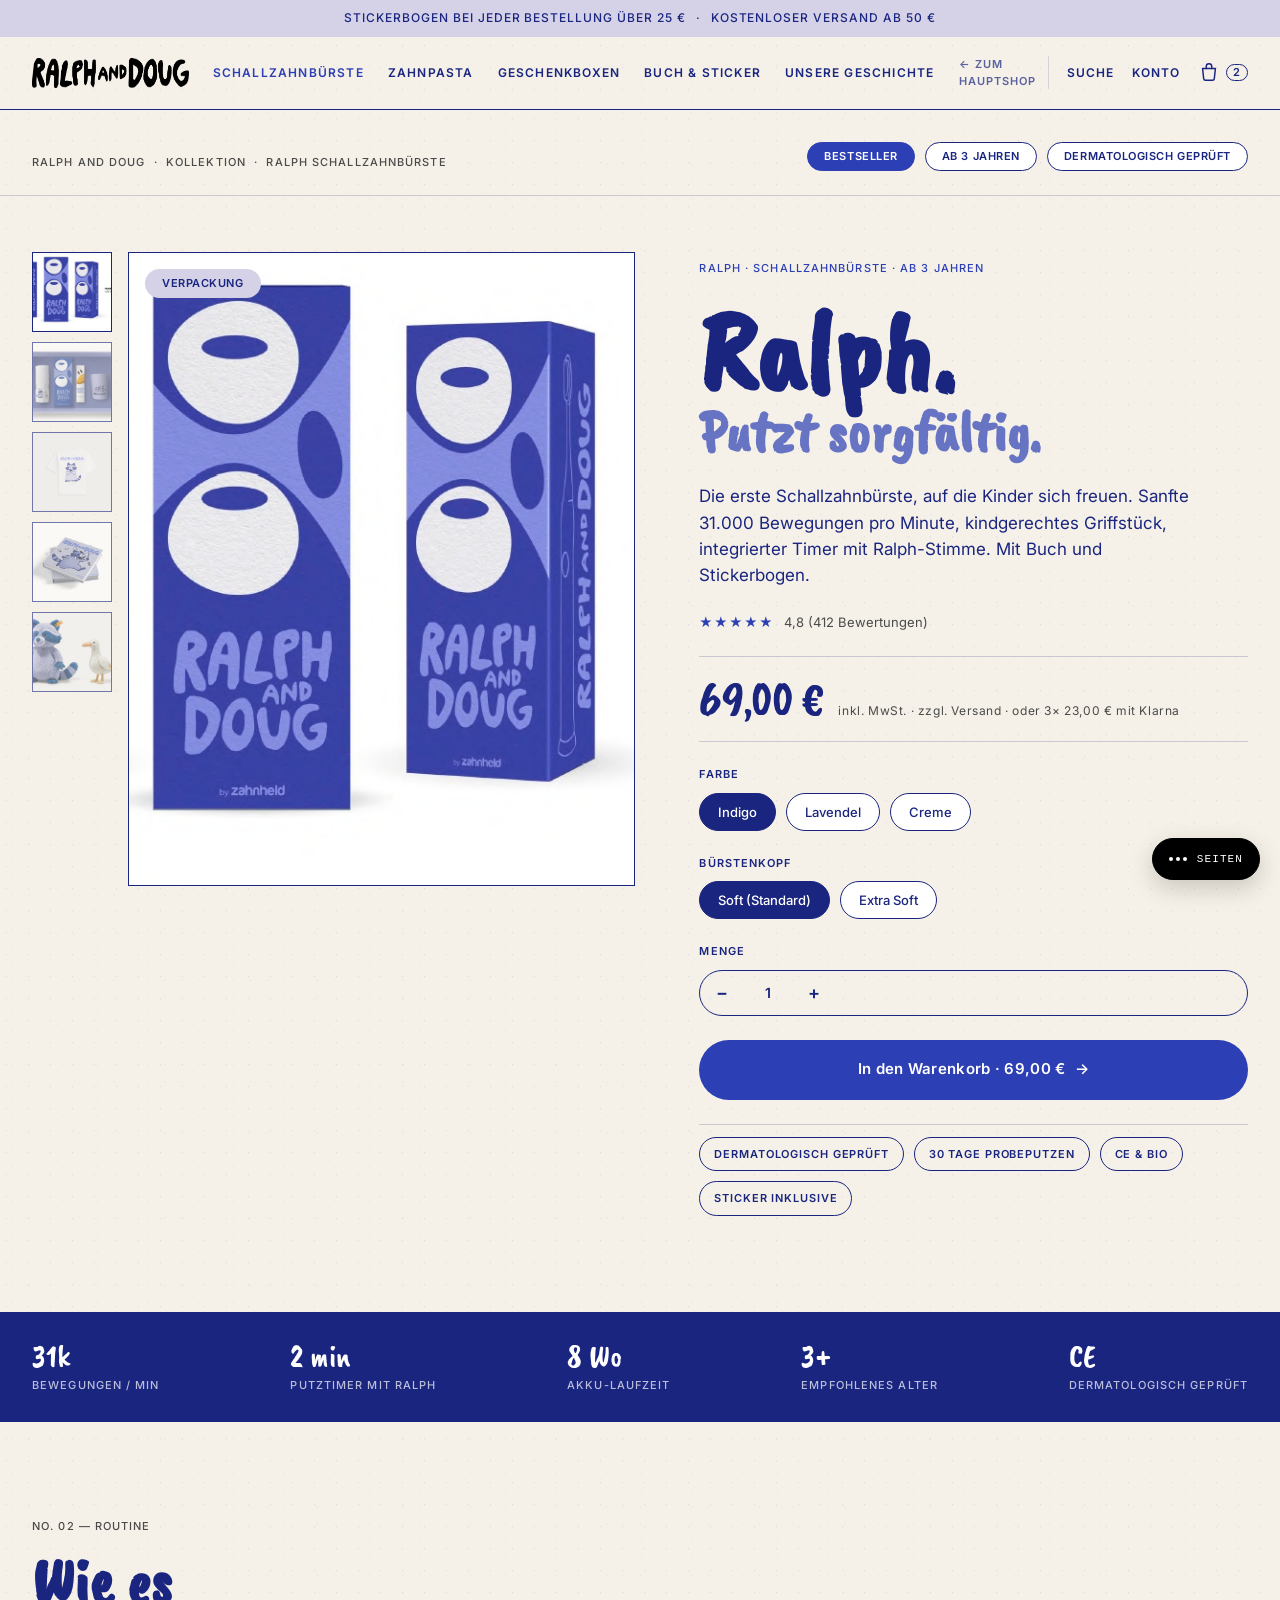
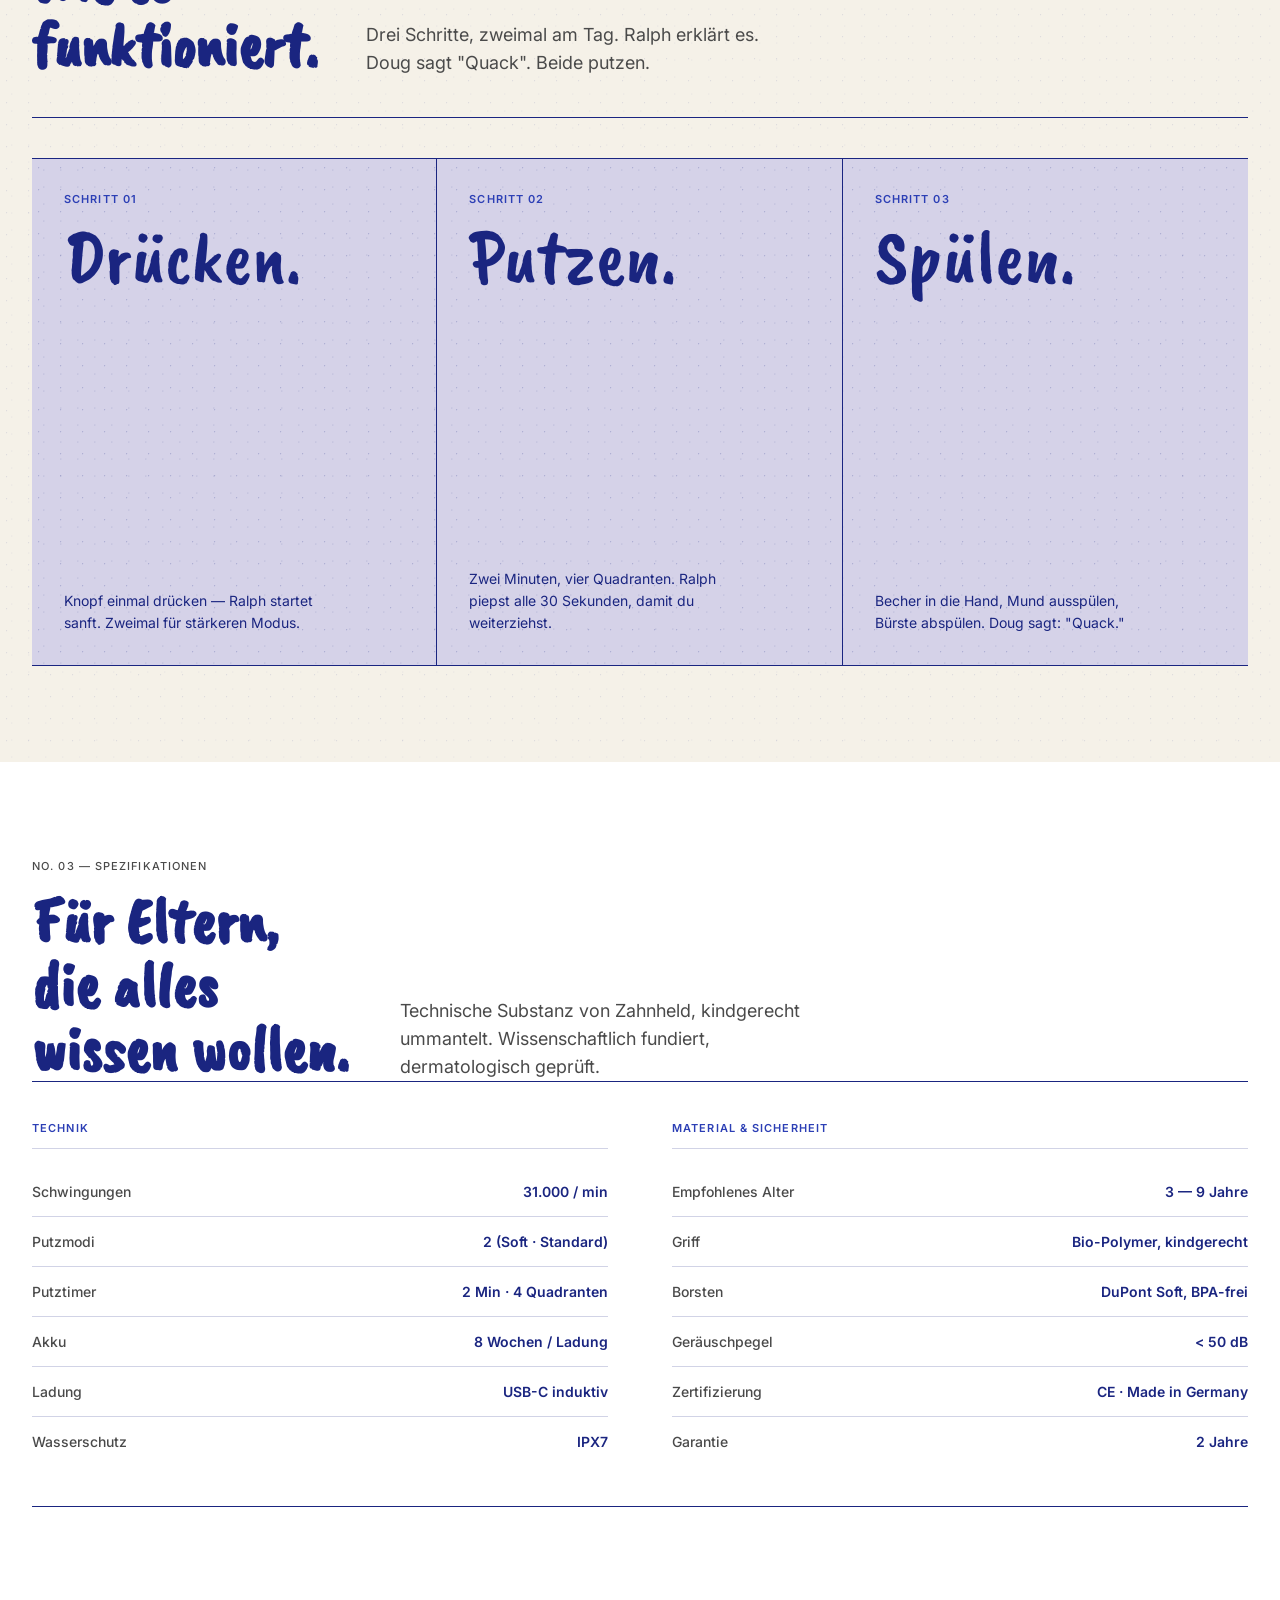
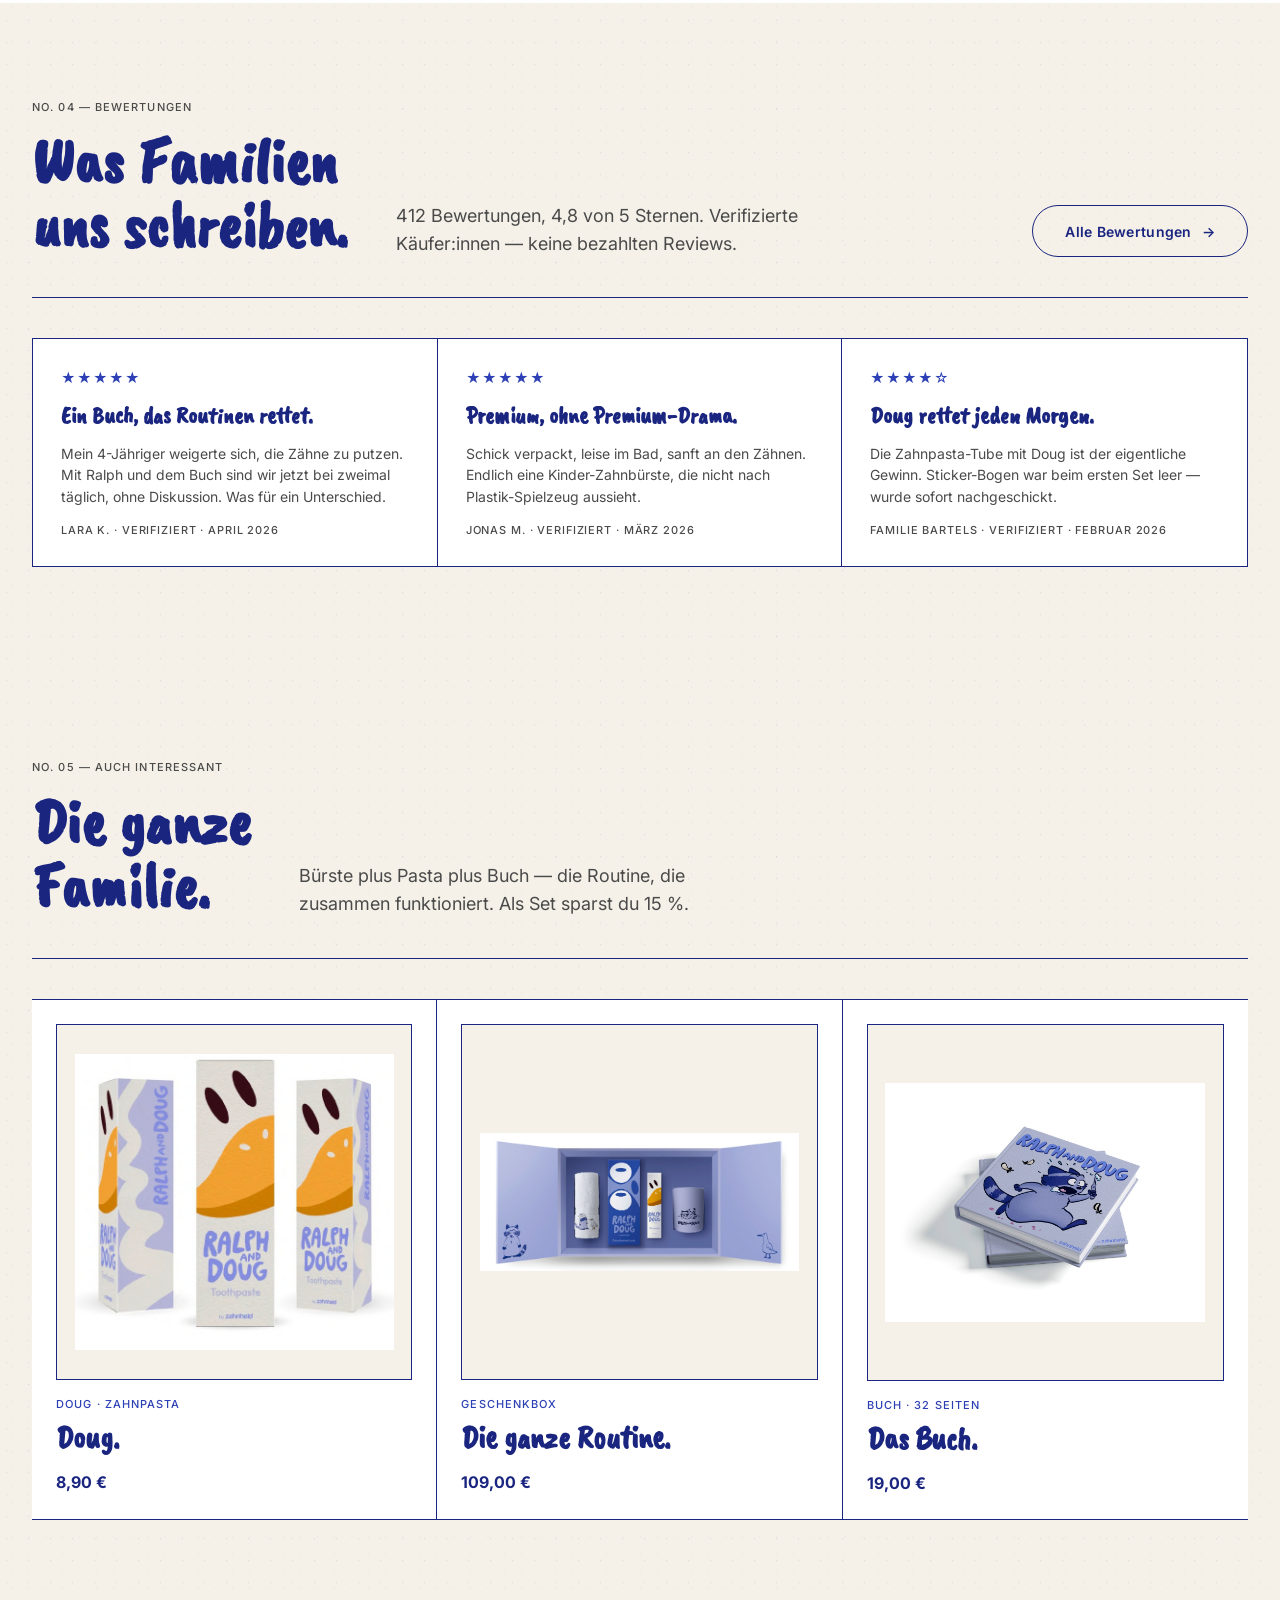
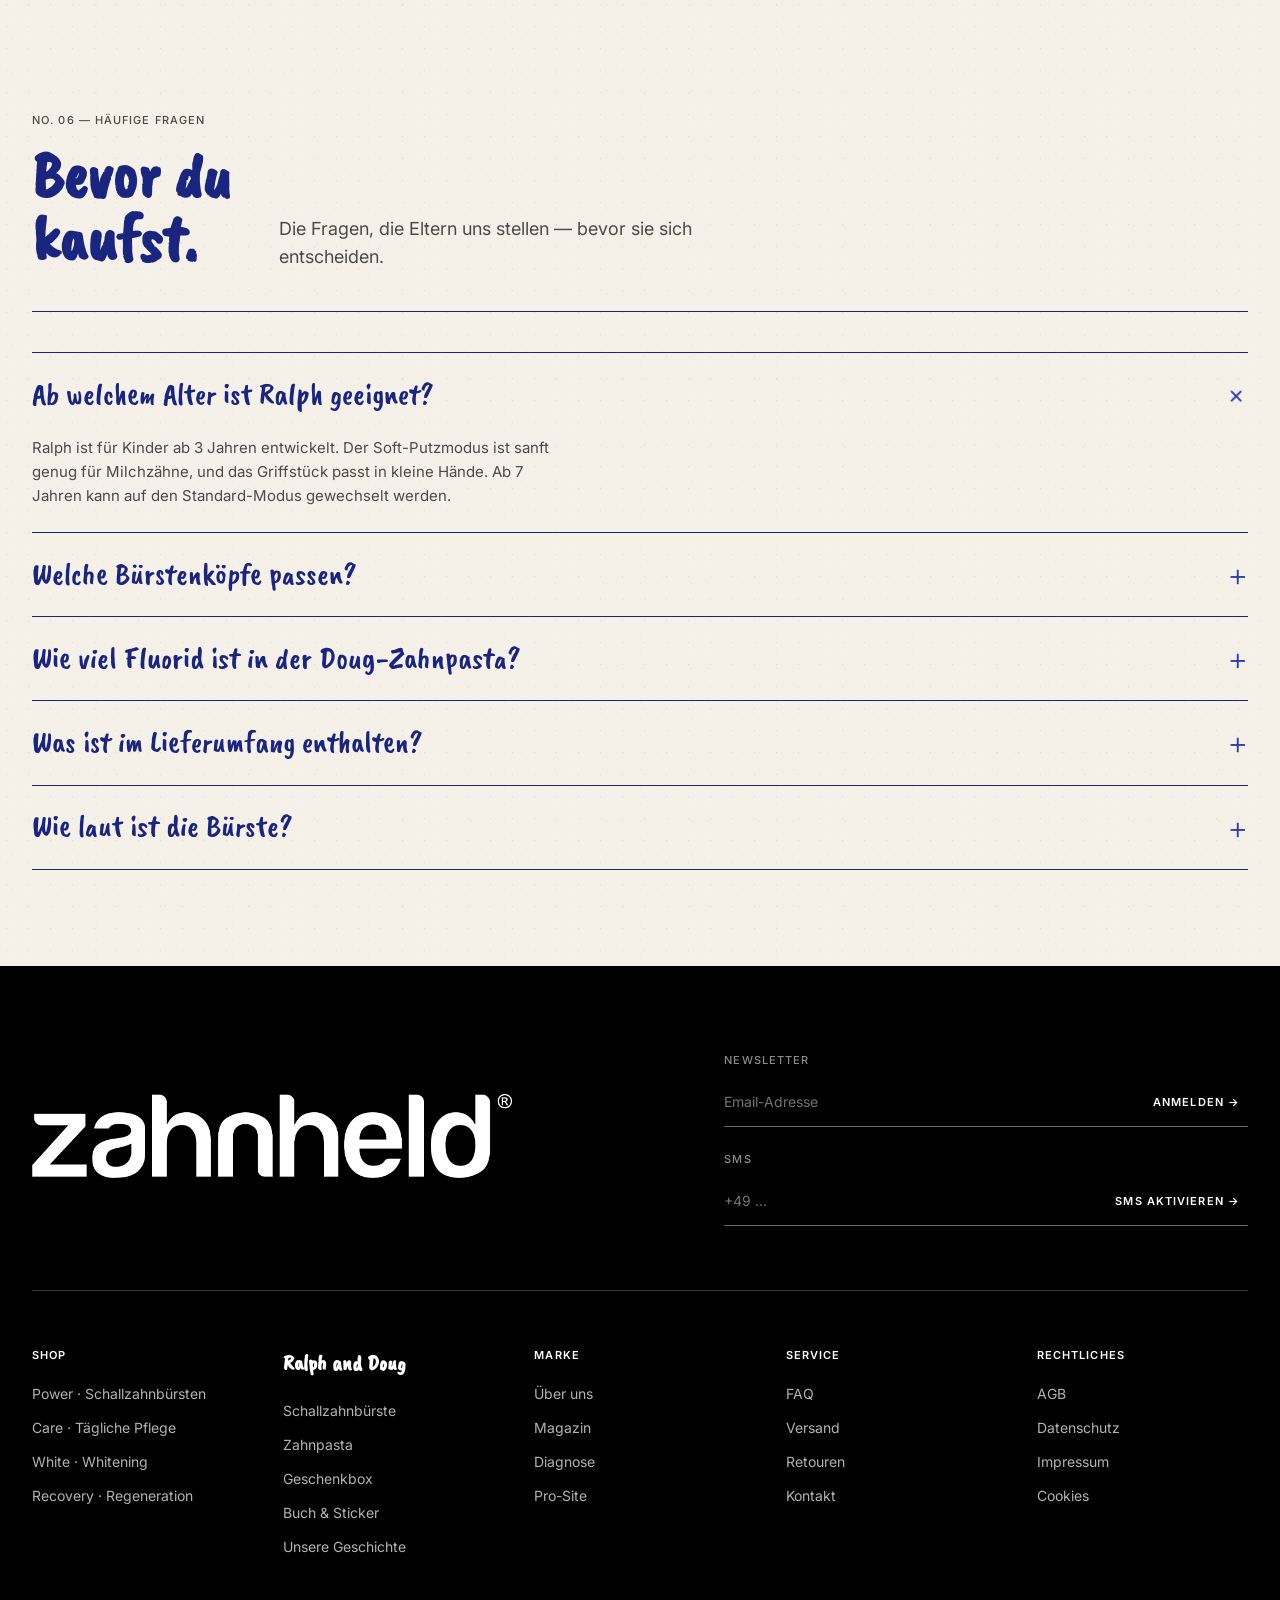
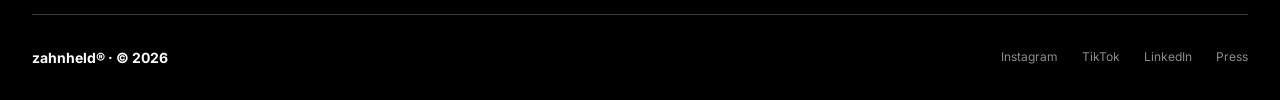
<file: kids/product.html>
<!DOCTYPE html>
<html lang="de">
<head>
<meta charset="utf-8">
<meta name="viewport" content="width=device-width,initial-scale=1">
<title>Ralph — Schallzahnbürste für Kinder · Ralph and Doug by Zahnheld</title>
<meta name="description" content="Ralph Schallzahnbürste. Premium Kinder-Zahnpflege ab 3 Jahren. Sanft, leise, dermatologisch geprüft. Mit Buch und Stickerbogen.">

<link rel="preconnect" href="https://fonts.googleapis.com">
<link rel="preconnect" href="https://fonts.gstatic.com" crossorigin>
<link href="https://fonts.googleapis.com/css2?family=Caveat+Brush&family=Caveat:wght@500;600;700&family=Inter:wght@400;500;600;700&display=swap" rel="stylesheet">

<style>
  :root{
    --c-white:        #FFFFFF;
    --c-black:        #000000;
    --c-anthrazit:    #4A4A4A;

    --c-rd-indigo:       #2C3FB5;
    --c-rd-deep-indigo:  #1A2580;
    --c-rd-lavendel:     #BDB9E8;
    --c-rd-lavendel-soft:#D5D2E8;
    --c-rd-creme:        #F5F1E8;

    --fg-1:           var(--c-rd-deep-indigo);
    --fg-2:           #4A4A4A;
    --fg-3:           #8A8A8A;
    --bg-page:        var(--c-rd-creme);
    --bg-card:        var(--c-white);
    --hairline:       var(--c-rd-deep-indigo);
    --hairline-soft:  rgba(26,37,128,0.20);
    --hairline-dark:  rgba(255,255,255,0.22);

    --font-display:   'Caveat Brush', 'Caveat', cursive;
    --font-body:      'Inter', system-ui, sans-serif;

    --s-xs: 8px;  --s-sm: 16px;  --s-md: 24px; --s-lg: 40px;
    --s-xl: 64px; --s-2xl: 96px;

    --radius-pill: 999px;
    --container:   1440px;
    --gutter:      32px;
  }

  *{box-sizing:border-box;margin:0;padding:0}
  html{scroll-behavior:smooth}
  body{
    background-color: var(--bg-page);
    background-image: radial-gradient(ellipse 1.6px 1.3px at 30% 40%, rgba(26,37,128,0.16) 0%, transparent 65%), radial-gradient(ellipse 1.1px 1.5px at 70% 65%, rgba(26,37,128,0.10) 0%, transparent 70%);
    background-size: 22px 22px, 17px 17px;
    color:var(--fg-1);
    font-family:var(--font-body);
    font-weight:400; font-size:16px; line-height:1.5;
    -webkit-font-smoothing:antialiased;
    -moz-osx-font-smoothing:grayscale;
    overflow-x:hidden;
  }
  img{display:block;max-width:100%;height:auto}
  a{color:inherit;text-decoration:none}
  button{font-family:inherit;cursor:pointer;border:none;background:none;color:inherit;font-size:inherit}
  ::selection{ background:var(--c-rd-indigo); color:#fff }

  .wrap{ max-width:var(--container); margin:0 auto; padding:0 var(--gutter) }
  @media (max-width:720px){ :root{ --gutter:20px } }

  .eyebrow{
    font-family:var(--font-body);
    font-size:11px; font-weight:500;
    letter-spacing:.10em; text-transform:uppercase;
    color:var(--fg-1); line-height:1.2;
  }
  .eyebrow--muted{ color:var(--fg-2) }
  .display-md{
    font-family:var(--font-display);
    font-size: clamp(40px, 5vw, 64px);
    line-height:1.0; color:var(--c-rd-deep-indigo);
  }
  .h1, h1{
    font-family:var(--font-display);
    font-size: clamp(56px, 7vw, 96px);
    line-height:.95; color:var(--c-rd-deep-indigo);
  }
  .h2, h2{
    font-family:var(--font-display);
    font-size: clamp(32px, 3.4vw, 44px);
    line-height:1.05; color:var(--c-rd-deep-indigo);
  }
  .h3, h3{
    font-family:var(--font-display);
    font-size: clamp(24px, 2.4vw, 32px);
    line-height:1.1; color:var(--c-rd-deep-indigo);
  }
  .body-lg{ font-size:18px; line-height:1.55; color:var(--fg-2); font-family:var(--font-body); }
  .body-sm{ font-size:14px; line-height:1.55; color:var(--fg-2); font-family:var(--font-body); }

  /* ── Pill ───────────────────────────────────────────── */
  .pill{
    display:inline-flex; align-items:center; gap:8px;
    padding:8px 16px;
    font-family:var(--font-body);
    font-size:11px; font-weight:600;
    letter-spacing:.05em; text-transform:uppercase;
    border-radius:var(--radius-pill);
    background:var(--c-white); color:var(--c-rd-deep-indigo);
    border:1px solid var(--c-rd-deep-indigo);
    line-height:1; white-space:nowrap;
  }
  .pill--solid{ background:var(--c-rd-indigo); color:#fff; border-color:var(--c-rd-indigo) }
  .pill--lavendel{ background:var(--c-rd-lavendel-soft); color:var(--c-rd-deep-indigo); border-color:transparent }

  /* ── Buttons ────────────────────────────────────────── */
  .btn{
    display:inline-flex; align-items:center; justify-content:center; gap:10px;
    height:52px; padding:0 32px;
    font-family:var(--font-body); font-size:14px; font-weight:600;
    letter-spacing:.02em;
    border-radius:var(--radius-pill);
    transition: background .18s ease, color .18s ease, border-color .18s ease;
    white-space:nowrap;
  }
  .btn--primary{ background:var(--c-rd-indigo); color:#fff }
  .btn--primary:hover{ background:var(--c-rd-deep-indigo) }
  .btn--secondary{
    background:transparent; color:var(--c-rd-deep-indigo);
    border:1px solid var(--c-rd-deep-indigo);
  }
  .btn--secondary:hover{ background:var(--c-rd-deep-indigo); color:#fff }
  .btn--block{ width:100%; height:60px; font-size:15px }
  .btn .arr{ transition:transform .2s ease }
  .btn:hover .arr{ transform:translateX(3px) }

  /* ── Announcement Bar ───────────────────────────────── */
  .announce{
    background:#D5D2E8; color:var(--c-rd-deep-indigo);
    font-size:12px; font-weight:500;
    letter-spacing:.08em; text-transform:uppercase;
    text-align:center;
    padding:10px 24px; line-height:1.4;
  }
  .announce__inner{ display:inline-flex; align-items:center; gap:10px }

  /* ── Header / Nav ───────────────────────────────────── */
  .nav{
    background:var(--c-rd-creme);
    background-image: radial-gradient(ellipse 1.6px 1.3px at 30% 40%, rgba(26,37,128,0.16) 0%, transparent 65%), radial-gradient(ellipse 1.1px 1.5px at 70% 65%, rgba(26,37,128,0.10) 0%, transparent 70%);
    background-size: 22px 22px, 17px 17px;
    border-bottom:1px solid var(--hairline);
    position:sticky; top:0; z-index:50;
  }
  .nav__inner{
    display:grid;
    grid-template-columns: 1fr auto 1fr;
    align-items:center;
    height:72px; gap:24px;
  }
  .nav__logo{
    color:var(--c-rd-deep-indigo);
    display:inline-flex; align-items:center; gap:8px;
    height:32px;
  }
  .nav__logo-img{ height:30px; width:auto; display:block }
  .nav__links{
    display:flex; gap:24px; justify-content:center;
    font-family:var(--font-body); font-size:12px; font-weight:600;
    letter-spacing:.10em; text-transform:uppercase;
  }
  .nav__links a{ color:var(--c-rd-deep-indigo); transition: opacity .15s ease }
  .nav__links a:hover{ opacity:.6 }
  .nav__links a.active{ color:var(--c-rd-indigo) }
  .nav__right{
    display:flex; align-items:center; gap:18px; justify-content:flex-end;
    font-family:var(--font-body); font-size:12px; font-weight:600;
    letter-spacing:.08em; text-transform:uppercase;
  }
  .nav__right a{ color:var(--c-rd-deep-indigo) }
  .nav__back{
    font-size:11px; letter-spacing:.10em;
    color:var(--c-rd-deep-indigo); opacity:.7;
    padding-right:12px;
    border-right:1px solid var(--hairline-soft);
    transition: opacity .15s ease;
  }
  .nav__back:hover{ opacity:1 }
  .nav__cart{
    display:inline-flex; align-items:center; gap:6px; position:relative;
  }
  .nav__cart .num{
    font-size:11px; padding:2px 6px;
    border:1px solid var(--c-rd-deep-indigo);
    border-radius:var(--radius-pill); line-height:1;
  }
  @media (max-width:980px){
    .nav__inner{ grid-template-columns: auto 1fr; height:60px }
    .nav__links{ display:none }
    .nav__right .hide-md{ display:none }
  }

  /* ── PDP intro band ─────────────────────────────────── */
  .pdp-intro{
    background:transparent;
    border-bottom:1px solid var(--hairline-soft);
    padding: 32px 0 24px;
  }
  .pdp-intro__inner{
    display:flex; justify-content:space-between; align-items:flex-end; gap:32px;
    flex-wrap:wrap;
  }
  .pdp-intro__crumbs{
    font-family:var(--font-body);
    font-size:11px; font-weight:500;
    letter-spacing:.10em; text-transform:uppercase;
    color:var(--fg-2);
  }
  .pdp-intro__crumbs a{ color:var(--fg-2) }
  .pdp-intro__badges{
    display:flex; gap:10px; flex-wrap:wrap;
  }

  /* ── PDP gallery + buy box ──────────────────────────── */
  .pdp{
    padding: 56px 0 96px;
  }
  .pdp__grid{
    display:grid;
    grid-template-columns: 1.1fr 1fr;
    gap: 64px;
    align-items:flex-start;
  }
  .pdp__gallery{
    display:grid;
    grid-template-columns: 80px 1fr;
    gap:16px;
    position:sticky; top:96px;
  }
  .pdp__thumbs{
    display:flex; flex-direction:column; gap:10px;
  }
  .pdp__thumb{
    aspect-ratio: 1/1;
    background:var(--c-white);
    border:1px solid var(--c-rd-deep-indigo);
    overflow:hidden;
    cursor:pointer;
    transition: opacity .15s ease;
    opacity:.6;
  }
  .pdp__thumb.active{ opacity:1 }
  .pdp__thumb:hover{ opacity:1 }
  .pdp__thumb img{ width:100%; height:100%; object-fit:cover }
  .pdp__main{
    aspect-ratio: 4/5;
    background:var(--c-white);
    border:1px solid var(--c-rd-deep-indigo);
    overflow:hidden;
    display:flex; align-items:center; justify-content:center;
    position:relative;
  }
  .pdp__main img{
    width:100%; height:100%; object-fit:cover;
    transition: opacity .25s ease;
  }
  .pdp__main img.hidden{ display:none }
  .pdp__media-tag{
    position:absolute; top:16px; left:16px;
    z-index:2;
  }

  .pdp__buy{
    display:flex; flex-direction:column; gap:24px;
    padding-top:8px;
  }
  .pdp__eyebrow{
    font-family:var(--font-body);
    font-size:11px; font-weight:500;
    letter-spacing:.10em; text-transform:uppercase;
    color:var(--c-rd-indigo);
  }
  .pdp__title{
    font-family:var(--font-display);
    font-size: clamp(72px, 9vw, 128px);
    line-height:.92;
    color:var(--c-rd-deep-indigo);
  }
  .pdp__title .alt{ display:block; color:var(--c-rd-indigo); opacity:.7; font-size:.5em }
  .pdp__lead{
    font-family:var(--font-body);
    font-size:17px; line-height:1.55;
    color:var(--c-rd-deep-indigo);
    max-width:46ch;
  }
  .pdp__rating{
    display:flex; gap:10px; align-items:center;
    font-family:var(--font-body);
    font-size:13px; color:var(--fg-2);
  }
  .pdp__rating .stars{ color:var(--c-rd-indigo); letter-spacing:1px }
  .pdp__price{
    display:flex; align-items:baseline; gap:14px;
    border-top:1px solid var(--hairline-soft);
    border-bottom:1px solid var(--hairline-soft);
    padding: 18px 0;
  }
  .pdp__price-now{
    font-family:var(--font-display);
    font-size:48px; line-height:1;
    color:var(--c-rd-deep-indigo);
  }
  .pdp__price-meta{
    font-family:var(--font-body);
    font-size:12px; color:var(--fg-2);
    letter-spacing:.05em;
  }

  .pdp__opt{ display:flex; flex-direction:column; gap:10px }
  .pdp__opt-label{
    font-family:var(--font-body);
    font-size:11px; font-weight:600;
    letter-spacing:.10em; text-transform:uppercase;
    color:var(--c-rd-deep-indigo);
  }
  .pdp__chips{ display:flex; gap:10px; flex-wrap:wrap }
  .pdp__chip{
    padding:10px 18px;
    border:1px solid var(--c-rd-deep-indigo);
    border-radius:var(--radius-pill);
    background:var(--c-white);
    font-family:var(--font-body); font-size:13px; font-weight:500;
    color:var(--c-rd-deep-indigo);
    cursor:pointer;
    transition: background .15s ease, color .15s ease;
  }
  .pdp__chip.on{ background:var(--c-rd-deep-indigo); color:#fff }
  .pdp__chip:hover:not(.on){ background:var(--c-rd-lavendel-soft) }

  .pdp__qty{
    display:inline-flex; align-items:center;
    border:1px solid var(--c-rd-deep-indigo);
    border-radius:var(--radius-pill);
    overflow:hidden;
  }
  .pdp__qty button{
    width:44px; height:44px;
    color:var(--c-rd-deep-indigo);
    font-size:18px; font-weight:600;
  }
  .pdp__qty input{
    width:48px; text-align:center;
    border:none; background:transparent;
    font-family:var(--font-body); font-size:14px; font-weight:600;
    color:var(--c-rd-deep-indigo);
  }
  .pdp__qty input:focus{ outline:none }

  .pdp__pills{
    display:flex; gap:10px; flex-wrap:wrap;
    padding-top:12px;
    border-top:1px solid var(--hairline-soft);
  }
  .pdp__pill{
    display:inline-flex; align-items:center; gap:8px;
    padding:8px 14px;
    border:1px solid var(--c-rd-deep-indigo);
    border-radius:var(--radius-pill);
    font-family:var(--font-body); font-size:11px; font-weight:600;
    letter-spacing:.08em; text-transform:uppercase;
    color:var(--c-rd-deep-indigo);
  }

  @media (max-width:900px){
    .pdp__grid{ grid-template-columns:1fr; gap:32px }
    .pdp__gallery{ position:static }
  }
  @media (max-width:560px){
    .pdp__gallery{ grid-template-columns:1fr }
    .pdp__thumbs{ flex-direction:row; order:2 }
    .pdp__thumb{ width:64px }
  }

  /* ── Trust strip ────────────────────────────────────── */
  .trust-strip{
    background:var(--c-rd-deep-indigo); color:#fff;
    padding: 28px 0;
    border-top:1px solid var(--c-rd-deep-indigo);
    border-bottom:1px solid var(--c-rd-deep-indigo);
  }
  .trust-strip__row{
    display:flex; justify-content:space-between; align-items:center;
    gap:32px; flex-wrap:wrap;
  }
  .trust-strip__item{
    display:flex; flex-direction:column; gap:4px;
  }
  .trust-strip__big{
    font-family:var(--font-display);
    font-size:32px; line-height:1; color:#fff;
  }
  .trust-strip__small{
    font-family:var(--font-body);
    font-size:11px; font-weight:500;
    letter-spacing:.10em; text-transform:uppercase;
    color:rgba(255,255,255,.7);
  }

  /* ── Section primitive ──────────────────────────────── */
  section{ padding: var(--s-2xl) 0 }
  @media (max-width:720px){ section{ padding: 56px 0 } }
  .sec-head{
    display:grid;
    grid-template-columns: auto 1fr auto;
    align-items:end;
    gap:48px;
    padding-bottom: var(--s-lg);
    border-bottom:1px solid var(--c-rd-deep-indigo);
    margin-bottom: var(--s-lg);
  }
  .sec-head .left{ max-width:32ch }
  .sec-head .right{ max-width:42ch; text-align:left; justify-self:start }
  .sec-head .meta{ text-align:right }
  .sec-head .num{
    font-family:var(--font-body); font-size:11px; font-weight:500;
    letter-spacing:.10em; text-transform:uppercase;
    color:var(--fg-2);
    display:block; margin-bottom:14px;
  }
  @media (max-width:900px){
    .sec-head{ grid-template-columns:1fr; gap:18px }
    .sec-head .meta{ text-align:left }
  }

  /* ── How-it-works (3 frames, lavender paper) ────────── */
  .hiw{
    padding: var(--s-2xl) 0;
  }
  .hiw__grid{
    display:grid;
    grid-template-columns: repeat(3, 1fr);
    border-top:1px solid var(--c-rd-deep-indigo);
    border-bottom:1px solid var(--c-rd-deep-indigo);
    background:var(--c-rd-lavendel-soft);
    background-image: radial-gradient(ellipse 1.7px 1.4px at 30% 40%, rgba(26,37,128,0.30) 0%, transparent 65%), radial-gradient(ellipse 1.2px 1.6px at 70% 65%, rgba(26,37,128,0.20) 0%, transparent 70%);
    background-size: 22px 22px, 17px 17px;
  }
  .hiw__frame{
    aspect-ratio: 4/5;
    border-right:1px solid var(--c-rd-deep-indigo);
    padding:32px;
    display:flex; flex-direction:column; justify-content:space-between;
    gap:24px;
  }
  .hiw__frame:last-child{ border-right:0 }
  .hiw__num{
    font-family:var(--font-body);
    font-size:11px; font-weight:600;
    letter-spacing:.10em; text-transform:uppercase;
    color:var(--c-rd-indigo);
  }
  .hiw__caption{
    font-family:var(--font-display);
    font-size: clamp(56px, 6vw, 96px);
    line-height:.95;
    color:var(--c-rd-deep-indigo);
  }
  .hiw__sub{
    font-family:var(--font-body);
    font-size:14px; line-height:1.55;
    color:var(--c-rd-deep-indigo);
    max-width:30ch;
  }
  @media (max-width:900px){
    .hiw__grid{ grid-template-columns:1fr }
    .hiw__frame{ border-right:0; border-bottom:1px solid var(--c-rd-deep-indigo); aspect-ratio:auto }
    .hiw__frame:last-child{ border-bottom:0 }
  }

  /* ── Specs table ────────────────────────────────────── */
  .specs{ background:var(--c-white); padding: var(--s-2xl) 0 }
  .specs__grid{
    display:grid;
    grid-template-columns: 1fr 1fr;
    gap:64px;
    border-top:1px solid var(--c-rd-deep-indigo);
    border-bottom:1px solid var(--c-rd-deep-indigo);
    padding: var(--s-lg) 0;
  }
  .specs__col h3{
    font-family:var(--font-body);
    font-size:11px; font-weight:600;
    letter-spacing:.10em; text-transform:uppercase;
    color:var(--c-rd-indigo);
    margin-bottom:18px;
    padding-bottom:14px;
    border-bottom:1px solid var(--hairline-soft);
  }
  .specs__row{
    display:flex; justify-content:space-between; gap:24px;
    padding: 14px 0;
    border-bottom:1px solid var(--hairline-soft);
    font-family:var(--font-body); font-size:14px;
  }
  .specs__row:last-child{ border-bottom:0 }
  .specs__key{ color:var(--fg-2); font-weight:500 }
  .specs__val{ color:var(--c-rd-deep-indigo); font-weight:600; text-align:right }
  @media (max-width:720px){ .specs__grid{ grid-template-columns:1fr; gap:32px } }

  /* ── Reviews ────────────────────────────────────────── */
  .reviews{ padding: var(--s-2xl) 0 }
  .reviews__grid{
    display:grid;
    grid-template-columns: repeat(3, 1fr);
    border:1px solid var(--c-rd-deep-indigo);
    background:var(--c-white);
  }
  .review{
    padding:28px;
    border-right:1px solid var(--c-rd-deep-indigo);
    display:flex; flex-direction:column; gap:14px;
  }
  .review:last-child{ border-right:0 }
  .review__stars{ color:var(--c-rd-indigo); font-size:14px; letter-spacing:1px }
  .review__title{
    font-family:var(--font-display);
    font-size:24px; line-height:1.1;
    color:var(--c-rd-deep-indigo);
  }
  .review__body{
    font-family:var(--font-body); font-size:14px; line-height:1.55;
    color:var(--fg-2);
  }
  .review__by{
    font-family:var(--font-body); font-size:11px; font-weight:500;
    letter-spacing:.08em; text-transform:uppercase;
    color:var(--fg-2);
  }
  @media (max-width:900px){
    .reviews__grid{ grid-template-columns:1fr }
    .review{ border-right:0; border-bottom:1px solid var(--c-rd-deep-indigo) }
    .review:last-child{ border-bottom:0 }
  }

  /* ── Cross-sell strip ───────────────────────────────── */
  .cross{ padding: var(--s-2xl) 0 }
  .cross__grid{
    display:grid;
    grid-template-columns: repeat(3, 1fr);
    border-top:1px solid var(--c-rd-deep-indigo);
    border-bottom:1px solid var(--c-rd-deep-indigo);
    background:var(--c-white);
  }
  .cross-card{
    padding:24px;
    border-right:1px solid var(--c-rd-deep-indigo);
    display:flex; flex-direction:column; gap:8px;
    transition: background .2s ease;
  }
  .cross-card:last-child{ border-right:0 }
  .cross-card:hover{ background:var(--c-rd-creme) }
  .cross-card__media{
    aspect-ratio: 1/1;
    background:var(--c-rd-creme);
    border:1px solid var(--c-rd-deep-indigo);
    margin-bottom:8px; overflow:hidden;
    display:flex; align-items:center; justify-content:center;
  }
  .cross-card__media img{ width:90%; height:90%; object-fit:contain }
  .cross-card__eyebrow{
    font-family:var(--font-body); font-size:11px; font-weight:500;
    letter-spacing:.10em; text-transform:uppercase;
    color:var(--c-rd-indigo);
  }
  .cross-card__title{
    font-family:var(--font-display); font-size:32px; line-height:1.05;
    color:var(--c-rd-deep-indigo);
  }
  .cross-card__price{
    font-family:var(--font-body); font-size:16px; font-weight:700;
    color:var(--c-rd-deep-indigo); margin-top:8px;
  }
  @media (max-width:900px){
    .cross__grid{ grid-template-columns:1fr }
    .cross-card{ border-right:0; border-bottom:1px solid var(--c-rd-deep-indigo) }
    .cross-card:last-child{ border-bottom:0 }
  }

  /* ── FAQ ────────────────────────────────────────────── */
  .faq{ padding: var(--s-2xl) 0; background:transparent }
  .faq__list{
    border-top:1px solid var(--c-rd-deep-indigo);
  }
  .faq__item{
    border-bottom:1px solid var(--c-rd-deep-indigo);
  }
  .faq__q{
    width:100%; text-align:left;
    padding: 24px 0;
    display:flex; justify-content:space-between; align-items:center;
    gap:24px;
    font-family:var(--font-display);
    font-size: clamp(22px, 2.4vw, 32px);
    line-height:1.1;
    color:var(--c-rd-deep-indigo);
  }
  .faq__q::after{
    content:"+";
    font-family:var(--font-body); font-weight:300;
    font-size:32px; color:var(--c-rd-indigo);
    transition: transform .2s ease;
    flex-shrink:0;
  }
  .faq__item.open .faq__q::after{ transform: rotate(45deg) }
  .faq__a{
    font-family:var(--font-body);
    font-size:15px; line-height:1.6;
    color:var(--fg-2);
    max-width:60ch;
    padding: 0 0 24px;
    display:none;
  }
  .faq__item.open .faq__a{ display:block }

  /* ── Footer (Zahnheld) ──────────────────────────────── */
  footer{
    background:var(--c-black); color:#fff;
    padding: 80px 0 32px;
  }
  footer .top{
    display:grid; grid-template-columns: 1.2fr 1fr;
    gap: 64px; align-items:center;
    padding-bottom:64px;
    border-bottom:1px solid var(--hairline-dark);
  }
  .foot__wordmark{ width:100%; max-width:480px; height:auto; display:block }
  .foot__signup{ display:flex; flex-direction:column; gap:18px }
  .foot__signup label{
    font-size:11px; font-weight:500; letter-spacing:.10em;
    text-transform:uppercase; color:rgba(255,255,255,.55);
  }
  .foot__row{
    display:flex; gap:0;
    border-bottom:1px solid rgba(255,255,255,.4);
  }
  .foot__row input{
    flex:1; height:48px;
    background:transparent; color:#fff; border:none;
    font-family:var(--font-body); font-size:14px;
  }
  .foot__row input::placeholder{ color:rgba(255,255,255,.45) }
  .foot__row input:focus{ outline:none }
  .foot__row button{
    color:#fff;
    font-family:var(--font-body); font-size:11px; font-weight:600;
    letter-spacing:.10em; text-transform:uppercase;
    padding:0 8px;
  }
  footer .grid{
    display:grid; grid-template-columns: repeat(5, 1fr);
    gap: 40px;
    padding: 56px 0;
    border-bottom:1px solid var(--hairline-dark);
  }
  footer h6{
    font-family:var(--font-body);
    font-size:11px; font-weight:600;
    letter-spacing:.10em; text-transform:uppercase;
    color:#fff; margin-bottom:18px;
  }
  footer ul{ list-style:none; display:flex; flex-direction:column; gap:10px }
  footer ul a{ font-size:14px; color:rgba(255,255,255,.7); font-family:var(--font-body); }
  footer ul a:hover{ color:#fff }
  footer .grid h6.rd{ font-family:var(--font-display); font-size:22px; letter-spacing:0; text-transform:none }
  footer .bot{
    display:flex; justify-content:space-between; align-items:center;
    padding-top: 32px; flex-wrap:wrap; gap:18px;
    color:rgba(255,255,255,.55); font-size:12px;
    font-family:var(--font-body);
  }
  footer .bot .word{ font-family:var(--font-body); font-weight:700; font-size:14px; color:#fff }
  footer .bot .links{ display:flex; gap:24px; flex-wrap:wrap }
  footer .bot a{ color:rgba(255,255,255,.55) }
  footer .bot a:hover{ color:#fff }
  @media (max-width:900px){
    footer .top{ grid-template-columns:1fr; gap:32px }
    footer .grid{ grid-template-columns: 1fr 1fr }
  }
  @media (max-width:560px){ footer .grid{ grid-template-columns:1fr } }
</style>
</head>
<body data-subbrand="ralph-and-doug" data-page-key="kids-product">

  <!-- Announcement Bar -->
  <div class="announce" role="region" aria-label="Hinweis">
    <span class="announce__inner">
      <span>Stickerbogen bei jeder Bestellung über 25&nbsp;€</span>
      <span aria-hidden="true">·</span>
      <span>Kostenloser Versand ab 50&nbsp;€</span>
    </span>
  </div>

  <!-- Nav -->
  <nav class="nav" aria-label="Hauptnavigation">
    <div class="wrap nav__inner">
      <a href="index.html" class="nav__logo" aria-label="Ralph and Doug Startseite">
        <img src="../assets/ralph-and-doug-wordmark-black.png" alt="Ralph and Doug" class="nav__logo-img">
      </a>
      <div class="nav__links" role="navigation">
        <a href="product.html" class="active">Schallzahnbürste</a>
        <a href="index.html#zahnpasta">Zahnpasta</a>
        <a href="index.html#geschenkbox">Geschenkboxen</a>
        <a href="index.html#buch">Buch &amp; Sticker</a>
        <a href="index.html#story">Unsere Geschichte</a>
      </div>
      <div class="nav__right">
        <a href="../index.html" class="nav__back" aria-label="Zurück zum Hauptshop">← Zum Hauptshop</a>
        <a href="#" class="hide-md" aria-label="Suche">Suche</a>
        <a href="#" class="hide-md" aria-label="Konto">Konto</a>
        <a href="#" class="nav__cart" aria-label="Warenkorb">
          <svg width="22" height="22" viewBox="0 0 24 24" fill="none" stroke="currentColor" stroke-width="1.6" stroke-linecap="round" stroke-linejoin="round" aria-hidden="true"><path d="M5 7h14l-1.2 11.2a2 2 0 0 1-2 1.8H8.2a2 2 0 0 1-2-1.8L5 7z"></path><path d="M9 7V5a3 3 0 0 1 6 0v2"></path></svg>
          <span class="num">2</span>
        </a>
      </div>
    </div>
  </nav>

  <!-- PDP Intro band -->
  <div class="pdp-intro">
    <div class="wrap pdp-intro__inner">
      <span class="pdp-intro__crumbs">
        <a href="index.html">Ralph and Doug</a>
        &nbsp;·&nbsp;
        <a href="index.html#kollektion">Kollektion</a>
        &nbsp;·&nbsp;
        Ralph Schallzahnbürste
      </span>
      <span class="pdp-intro__badges">
        <span class="pill pill--solid">Bestseller</span>
        <span class="pill">Ab 3 Jahren</span>
        <span class="pill">Dermatologisch geprüft</span>
      </span>
    </div>
  </div>

  <!-- PDP Gallery + Buy box -->
  <main class="pdp">
    <div class="wrap">
      <div class="pdp__grid">

        <div class="pdp__gallery">
          <div class="pdp__thumbs" id="thumbs">
            <div class="pdp__thumb active" data-index="0"><img src="../images/rd-toothbrush-packaging.jpg" alt=""></div>
            <div class="pdp__thumb" data-index="1"><img src="../images/rd-giftbox.jpg" alt=""></div>
            <div class="pdp__thumb" data-index="2"><img src="../images/rd-tshirt-ralph.jpg" alt=""></div>
            <div class="pdp__thumb" data-index="3"><img src="../images/rd-book.jpg" alt=""></div>
            <div class="pdp__thumb" data-index="4"><img src="../images/rd-steiff-plush.jpg" alt=""></div>
          </div>
          <div class="pdp__main" id="mainImg">
            <span class="pdp__media-tag"><span class="pill pill--lavendel">Verpackung</span></span>
            <img src="../images/rd-toothbrush-packaging.jpg" alt="Ralph Schallzahnbürste — Verpackung" data-index="0">
            <img src="../images/rd-giftbox.jpg" alt="Ralph Schallzahnbürste — Geschenkbox" data-index="1" class="hidden">
            <img src="../images/rd-tshirt-ralph.jpg" alt="Ralph T-Shirt" data-index="2" class="hidden">
            <img src="../images/rd-book.jpg" alt="Ralph and Doug Buch" data-index="3" class="hidden">
            <img src="../images/rd-steiff-plush.jpg" alt="Ralph und Doug Plüschtiere" data-index="4" class="hidden">
          </div>
        </div>

        <div class="pdp__buy">
          <span class="pdp__eyebrow">Ralph · Schallzahnbürste · Ab 3 Jahren</span>
          <h1 class="pdp__title">
            Ralph.
            <span class="alt">Putzt sorgfältig.</span>
          </h1>
          <p class="pdp__lead">
            Die erste Schallzahnbürste, auf die Kinder sich freuen. Sanfte 31.000 Bewegungen pro Minute, kindgerechtes Griffstück, integrierter Timer mit Ralph-Stimme. Mit Buch und Stickerbogen.
          </p>
          <div class="pdp__rating"><span class="stars">★★★★★</span> 4,8 (412 Bewertungen)</div>

          <div class="pdp__price">
            <span class="pdp__price-now">69,00 €</span>
            <span class="pdp__price-meta">inkl. MwSt. · zzgl. Versand · oder 3× 23,00 € mit Klarna</span>
          </div>

          <div class="pdp__opt">
            <span class="pdp__opt-label">Farbe</span>
            <div class="pdp__chips">
              <button class="pdp__chip on">Indigo</button>
              <button class="pdp__chip">Lavendel</button>
              <button class="pdp__chip">Creme</button>
            </div>
          </div>

          <div class="pdp__opt">
            <span class="pdp__opt-label">Bürstenkopf</span>
            <div class="pdp__chips">
              <button class="pdp__chip on">Soft (Standard)</button>
              <button class="pdp__chip">Extra Soft</button>
            </div>
          </div>

          <div class="pdp__opt">
            <span class="pdp__opt-label">Menge</span>
            <div class="pdp__qty">
              <button aria-label="Weniger">−</button>
              <input type="text" value="1" inputmode="numeric" aria-label="Menge">
              <button aria-label="Mehr">+</button>
            </div>
          </div>

          <a href="#" class="btn btn--primary btn--block">In den Warenkorb · 69,00 € <span class="arr">→</span></a>

          <div class="pdp__pills">
            <span class="pdp__pill">Dermatologisch geprüft</span>
            <span class="pdp__pill">30 Tage Probeputzen</span>
            <span class="pdp__pill">CE &amp; Bio</span>
            <span class="pdp__pill">Sticker inklusive</span>
          </div>
        </div>

      </div>
    </div>
  </main>

  <!-- Trust strip -->
  <div class="trust-strip">
    <div class="wrap trust-strip__row">
      <div class="trust-strip__item">
        <span class="trust-strip__big">31k</span>
        <span class="trust-strip__small">Bewegungen / min</span>
      </div>
      <div class="trust-strip__item">
        <span class="trust-strip__big">2 min</span>
        <span class="trust-strip__small">Putztimer mit Ralph</span>
      </div>
      <div class="trust-strip__item">
        <span class="trust-strip__big">8 Wo</span>
        <span class="trust-strip__small">Akku-Laufzeit</span>
      </div>
      <div class="trust-strip__item">
        <span class="trust-strip__big">3+</span>
        <span class="trust-strip__small">Empfohlenes Alter</span>
      </div>
      <div class="trust-strip__item">
        <span class="trust-strip__big">CE</span>
        <span class="trust-strip__small">Dermatologisch geprüft</span>
      </div>
    </div>
  </div>

  <!-- How it works -->
  <section class="hiw">
    <div class="wrap">
      <div class="sec-head">
        <div class="left">
          <span class="num">No. 02 — Routine</span>
          <h2 class="display-md">Wie es<br>funktioniert.</h2>
        </div>
        <div class="right">
          <p class="body-lg">Drei Schritte, zweimal am Tag. Ralph erklärt es. Doug sagt "Quack". Beide putzen.</p>
        </div>
      </div>
    </div>
    <div class="wrap">
      <div class="hiw__grid">
        <div class="hiw__frame">
          <div>
            <div class="hiw__num">Schritt 01</div>
            <div class="hiw__caption" style="margin-top:14px">Drücken.</div>
          </div>
          <p class="hiw__sub">Knopf einmal drücken — Ralph startet sanft. Zweimal für stärkeren Modus.</p>
        </div>
        <div class="hiw__frame">
          <div>
            <div class="hiw__num">Schritt 02</div>
            <div class="hiw__caption" style="margin-top:14px">Putzen.</div>
          </div>
          <p class="hiw__sub">Zwei Minuten, vier Quadranten. Ralph piepst alle 30 Sekunden, damit du weiterziehst.</p>
        </div>
        <div class="hiw__frame">
          <div>
            <div class="hiw__num">Schritt 03</div>
            <div class="hiw__caption" style="margin-top:14px">Spülen.</div>
          </div>
          <p class="hiw__sub">Becher in die Hand, Mund ausspülen, Bürste abspülen. Doug sagt: "Quack."</p>
        </div>
      </div>
    </div>
  </section>

  <!-- Specs -->
  <section class="specs">
    <div class="wrap">
      <div class="sec-head" style="border-bottom:0; margin-bottom:0; padding-bottom:0">
        <div class="left">
          <span class="num">No. 03 — Spezifikationen</span>
          <h2 class="display-md">Für Eltern,<br>die alles wissen wollen.</h2>
        </div>
        <div class="right">
          <p class="body-lg">Technische Substanz von Zahnheld, kindgerecht ummantelt. Wissenschaftlich fundiert, dermatologisch geprüft.</p>
        </div>
      </div>
      <div class="specs__grid">
        <div class="specs__col">
          <h3>Technik</h3>
          <div class="specs__row"><span class="specs__key">Schwingungen</span><span class="specs__val">31.000 / min</span></div>
          <div class="specs__row"><span class="specs__key">Putzmodi</span><span class="specs__val">2 (Soft · Standard)</span></div>
          <div class="specs__row"><span class="specs__key">Putztimer</span><span class="specs__val">2 Min · 4 Quadranten</span></div>
          <div class="specs__row"><span class="specs__key">Akku</span><span class="specs__val">8 Wochen / Ladung</span></div>
          <div class="specs__row"><span class="specs__key">Ladung</span><span class="specs__val">USB-C induktiv</span></div>
          <div class="specs__row"><span class="specs__key">Wasserschutz</span><span class="specs__val">IPX7</span></div>
        </div>
        <div class="specs__col">
          <h3>Material &amp; Sicherheit</h3>
          <div class="specs__row"><span class="specs__key">Empfohlenes Alter</span><span class="specs__val">3 — 9 Jahre</span></div>
          <div class="specs__row"><span class="specs__key">Griff</span><span class="specs__val">Bio-Polymer, kindgerecht</span></div>
          <div class="specs__row"><span class="specs__key">Borsten</span><span class="specs__val">DuPont Soft, BPA-frei</span></div>
          <div class="specs__row"><span class="specs__key">Geräuschpegel</span><span class="specs__val">&lt; 50 dB</span></div>
          <div class="specs__row"><span class="specs__key">Zertifizierung</span><span class="specs__val">CE · Made in Germany</span></div>
          <div class="specs__row"><span class="specs__key">Garantie</span><span class="specs__val">2 Jahre</span></div>
        </div>
      </div>
    </div>
  </section>

  <!-- Reviews -->
  <section class="reviews">
    <div class="wrap">
      <div class="sec-head">
        <div class="left">
          <span class="num">No. 04 — Bewertungen</span>
          <h2 class="display-md">Was Familien<br>uns schreiben.</h2>
        </div>
        <div class="right">
          <p class="body-lg">412 Bewertungen, 4,8 von 5 Sternen. Verifizierte Käufer:innen — keine bezahlten Reviews.</p>
        </div>
        <div class="meta"><a href="#" class="btn btn--secondary">Alle Bewertungen <span class="arr">→</span></a></div>
      </div>
      <div class="reviews__grid">
        <div class="review">
          <span class="review__stars">★★★★★</span>
          <h4 class="review__title">Ein Buch, das Routinen rettet.</h4>
          <p class="review__body">Mein 4-Jähriger weigerte sich, die Zähne zu putzen. Mit Ralph und dem Buch sind wir jetzt bei zweimal täglich, ohne Diskussion. Was für ein Unterschied.</p>
          <span class="review__by">Lara K. · verifiziert · April 2026</span>
        </div>
        <div class="review">
          <span class="review__stars">★★★★★</span>
          <h4 class="review__title">Premium, ohne Premium-Drama.</h4>
          <p class="review__body">Schick verpackt, leise im Bad, sanft an den Zähnen. Endlich eine Kinder-Zahnbürste, die nicht nach Plastik-Spielzeug aussieht.</p>
          <span class="review__by">Jonas M. · verifiziert · März 2026</span>
        </div>
        <div class="review">
          <span class="review__stars">★★★★☆</span>
          <h4 class="review__title">Doug rettet jeden Morgen.</h4>
          <p class="review__body">Die Zahnpasta-Tube mit Doug ist der eigentliche Gewinn. Sticker-Bogen war beim ersten Set leer — wurde sofort nachgeschickt.</p>
          <span class="review__by">Familie Bartels · verifiziert · Februar 2026</span>
        </div>
      </div>
    </div>
  </section>

  <!-- Cross-sell -->
  <section class="cross">
    <div class="wrap">
      <div class="sec-head">
        <div class="left">
          <span class="num">No. 05 — Auch interessant</span>
          <h2 class="display-md">Die ganze<br>Familie.</h2>
        </div>
        <div class="right">
          <p class="body-lg">Bürste plus Pasta plus Buch — die Routine, die zusammen funktioniert. Als Set sparst du 15&nbsp;%.</p>
        </div>
      </div>
    </div>
    <div class="wrap">
      <div class="cross__grid">
        <a class="cross-card" href="index.html#zahnpasta">
          <div class="cross-card__media">
            <img src="../images/rd-toothpaste-packaging.jpg" alt="Doug Zahnpasta">
          </div>
          <span class="cross-card__eyebrow">Doug · Zahnpasta</span>
          <h3 class="cross-card__title">Doug.</h3>
          <span class="cross-card__price">8,90 €</span>
        </a>
        <a class="cross-card" href="index.html#geschenkbox">
          <div class="cross-card__media">
            <img src="../images/rd-giftbox.jpg" alt="Geschenkbox">
          </div>
          <span class="cross-card__eyebrow">Geschenkbox</span>
          <h3 class="cross-card__title">Die ganze Routine.</h3>
          <span class="cross-card__price">109,00 €</span>
        </a>
        <a class="cross-card" href="index.html#buch">
          <div class="cross-card__media">
            <img src="../images/rd-book.jpg" alt="Ralph and Doug Buch">
          </div>
          <span class="cross-card__eyebrow">Buch · 32 Seiten</span>
          <h3 class="cross-card__title">Das Buch.</h3>
          <span class="cross-card__price">19,00 €</span>
        </a>
      </div>
    </div>
  </section>

  <!-- FAQ -->
  <section class="faq">
    <div class="wrap">
      <div class="sec-head">
        <div class="left">
          <span class="num">No. 06 — Häufige Fragen</span>
          <h2 class="display-md">Bevor du<br>kaufst.</h2>
        </div>
        <div class="right">
          <p class="body-lg">Die Fragen, die Eltern uns stellen — bevor sie sich entscheiden.</p>
        </div>
      </div>
      <div class="faq__list">
        <div class="faq__item open">
          <button class="faq__q">Ab welchem Alter ist Ralph geeignet?</button>
          <div class="faq__a">Ralph ist für Kinder ab 3 Jahren entwickelt. Der Soft-Putzmodus ist sanft genug für Milchzähne, und das Griffstück passt in kleine Hände. Ab 7 Jahren kann auf den Standard-Modus gewechselt werden.</div>
        </div>
        <div class="faq__item">
          <button class="faq__q">Welche Bürstenköpfe passen?</button>
          <div class="faq__a">Es gibt zwei Bürstenköpfe: Soft (Standard, im Lieferumfang) und Extra Soft. Beide haben DuPont-Borsten, sind BPA-frei und sollten alle 12 Wochen ausgetauscht werden — wir erinnern dich automatisch.</div>
        </div>
        <div class="faq__item">
          <button class="faq__q">Wie viel Fluorid ist in der Doug-Zahnpasta?</button>
          <div class="faq__a">Doug enthält 1.000 ppm Fluorid für Kinder ab 3 Jahren — die von der Deutschen Gesellschaft für Zahn-, Mund- und Kieferheilkunde empfohlene Konzentration. Ohne Mikroplastik, ohne SLS, ohne Titandioxid.</div>
        </div>
        <div class="faq__item">
          <button class="faq__q">Was ist im Lieferumfang enthalten?</button>
          <div class="faq__a">Schallzahnbürste, ein Soft-Bürstenkopf, USB-C-Ladestation, das Begleitbuch (32 Seiten) und ein Stickerbogen. Versand kostenlos ab 50&nbsp;€, 30 Tage Rückgaberecht.</div>
        </div>
        <div class="faq__item">
          <button class="faq__q">Wie laut ist die Bürste?</button>
          <div class="faq__a">Unter 50&nbsp;dB — etwa so laut wie ein leises Gespräch. Bewusst gedämpft, damit empfindliche Kinder sich nicht erschrecken.</div>
        </div>
      </div>
    </div>
  </section>

  <!-- Footer -->
  <footer>
    <div class="wrap">
      <div class="top">
        <div class="foot__mark">
          <img src="../assets/zahnheld-wordmark-white.png" alt="Zahnheld" class="foot__wordmark">
        </div>
        <div class="foot__signup">
          <div>
            <label>Newsletter</label>
            <form class="foot__row" onsubmit="event.preventDefault();" style="margin-top:8px">
              <input type="email" placeholder="Email-Adresse" aria-label="Email">
              <button>Anmelden →</button>
            </form>
          </div>
          <div>
            <label>SMS</label>
            <form class="foot__row" onsubmit="event.preventDefault();" style="margin-top:8px">
              <input type="tel" placeholder="+49 …" aria-label="Mobil">
              <button>SMS aktivieren →</button>
            </form>
          </div>
        </div>
      </div>
      <div class="grid">
        <div>
          <h6>Shop</h6>
          <ul>
            <li><a href="../index.html">Power · Schallzahnbürsten</a></li>
            <li><a href="../index.html">Care · Tägliche Pflege</a></li>
            <li><a href="../index.html">White · Whitening</a></li>
            <li><a href="../index.html">Recovery · Regeneration</a></li>
          </ul>
        </div>
        <div>
          <h6 class="rd">Ralph and Doug</h6>
          <ul>
            <li><a href="product.html">Schallzahnbürste</a></li>
            <li><a href="index.html#zahnpasta">Zahnpasta</a></li>
            <li><a href="index.html#geschenkbox">Geschenkbox</a></li>
            <li><a href="index.html#buch">Buch &amp; Sticker</a></li>
            <li><a href="index.html#story">Unsere Geschichte</a></li>
          </ul>
        </div>
        <div>
          <h6>Marke</h6>
          <ul>
            <li><a href="#">Über uns</a></li>
            <li><a href="#">Magazin</a></li>
            <li><a href="#">Diagnose</a></li>
            <li><a href="#">Pro-Site</a></li>
          </ul>
        </div>
        <div>
          <h6>Service</h6>
          <ul>
            <li><a href="#">FAQ</a></li>
            <li><a href="#">Versand</a></li>
            <li><a href="#">Retouren</a></li>
            <li><a href="#">Kontakt</a></li>
          </ul>
        </div>
        <div>
          <h6>Rechtliches</h6>
          <ul>
            <li><a href="#">AGB</a></li>
            <li><a href="#">Datenschutz</a></li>
            <li><a href="#">Impressum</a></li>
            <li><a href="#">Cookies</a></li>
          </ul>
        </div>
      </div>
      <div class="bot">
        <span class="word">zahnheld® · © 2026</span>
        <div class="links">
          <a href="#">Instagram</a>
          <a href="#">TikTok</a>
          <a href="#">LinkedIn</a>
          <a href="#">Press</a>
        </div>
      </div>
    </div>
  </footer>

<script>
(function(){
  // Gallery: thumb click switches main image
  var thumbs = document.querySelectorAll('.pdp__thumb');
  var imgs = document.querySelectorAll('.pdp__main img');
  thumbs.forEach(function(t){
    t.addEventListener('click', function(){
      var idx = t.getAttribute('data-index');
      thumbs.forEach(function(x){ x.classList.remove('active'); });
      t.classList.add('active');
      imgs.forEach(function(im){
        if(im.getAttribute('data-index') === idx) im.classList.remove('hidden');
        else im.classList.add('hidden');
      });
    });
  });

  // FAQ accordion
  var faqQs = document.querySelectorAll('.faq__q');
  faqQs.forEach(function(q){
    q.addEventListener('click', function(){
      q.parentElement.classList.toggle('open');
    });
  });

  // Color chips
  var chipGroups = document.querySelectorAll('.pdp__chips');
  chipGroups.forEach(function(g){
    g.addEventListener('click', function(e){
      if(e.target.classList.contains('pdp__chip')){
        g.querySelectorAll('.pdp__chip').forEach(function(c){ c.classList.remove('on'); });
        e.target.classList.add('on');
      }
    });
  });

  // Quantity stepper
  var qty = document.querySelector('.pdp__qty');
  if(qty){
    var input = qty.querySelector('input');
    var btns = qty.querySelectorAll('button');
    btns[0].addEventListener('click', function(){
      var v = Math.max(1, (parseInt(input.value, 10) || 1) - 1);
      input.value = v;
    });
    btns[1].addEventListener('click', function(){
      var v = (parseInt(input.value, 10) || 1) + 1;
      input.value = v;
    });
  }
})();
</script>

<!-- Floating Page Switcher -->
<div class="zh-switcher" data-zh-switcher>
  <button class="zh-switcher__toggle" type="button" aria-expanded="false" aria-controls="zh-switcher-menu" aria-label="Seiten wechseln">
    <span class="zh-switcher__dots" aria-hidden="true"><span></span><span></span><span></span></span>
    <span class="zh-switcher__label">Seiten</span>
  </button>
  <ul id="zh-switcher-menu" class="zh-switcher__menu" role="menu">
    <li role="none"><a role="menuitem" href="../index.html" data-key="landing"><span class="zh-switcher__num">01</span><span>Landing</span></a></li>
    <li role="none"><a role="menuitem" href="../product.html" data-key="product"><span class="zh-switcher__num">02</span><span>Produkt</span></a></li>
    <li role="none"><a role="menuitem" href="index.html" data-key="kids-landing"><span class="zh-switcher__num">03</span><span>Kids Landing</span></a></li>
    <li role="none"><a role="menuitem" href="product.html" data-key="kids-product"><span class="zh-switcher__num">04</span><span>Kids Produkt</span></a></li>
  </ul>
</div>
<style>
  .zh-switcher{
    position:fixed; right:20px; bottom:20px; z-index:9999;
    font-family: ui-monospace, SFMono-Regular, Menlo, Consolas, monospace;
    font-size:11px; letter-spacing:.10em; text-transform:uppercase;
  }
  .zh-switcher *{ box-sizing:border-box }
  .zh-switcher__toggle{
    display:inline-flex; align-items:center; gap:10px;
    padding:12px 16px; border-radius:999px;
    background:#000; color:#fff; border:1px solid #000;
    cursor:pointer; font:inherit; letter-spacing:inherit; text-transform:inherit;
    box-shadow:0 8px 24px rgba(0,0,0,.18);
    transition:background .2s ease, color .2s ease, transform .2s ease;
  }
  .zh-switcher__toggle:hover{ background:#fff; color:#000 }
  .zh-switcher.is-open .zh-switcher__toggle{ background:#fff; color:#000 }
  .zh-switcher__dots{ display:inline-flex; gap:3px }
  .zh-switcher__dots span{ width:4px; height:4px; border-radius:50%; background:currentColor; display:block }
  .zh-switcher__menu{
    position:absolute; right:0; bottom:calc(100% + 10px);
    list-style:none; margin:0; padding:6px;
    min-width:220px;
    background:#fff; color:#000;
    border:1px solid #000; border-radius:14px;
    box-shadow:0 16px 40px rgba(0,0,0,.18);
    transform-origin:bottom right;
    transform:scale(.96) translateY(6px); opacity:0; pointer-events:none;
    transition:transform .18s ease, opacity .18s ease;
  }
  .zh-switcher.is-open .zh-switcher__menu{
    transform:scale(1) translateY(0); opacity:1; pointer-events:auto;
  }
  .zh-switcher__menu a{
    display:flex; align-items:center; gap:12px;
    padding:10px 14px; border-radius:10px;
    color:#000; text-decoration:none;
    font-family:inherit; font-size:11px; letter-spacing:inherit; text-transform:inherit;
  }
  .zh-switcher__menu a:hover{ background:#F5ECDC }
  .zh-switcher__num{ color:#8A8A8A; font-variant-numeric:tabular-nums }
  .zh-switcher__menu a[aria-current="page"]{ background:#000; color:#fff }
  .zh-switcher__menu a[aria-current="page"] .zh-switcher__num{ color:#D5D2E8 }
  @media (max-width:640px){
    .zh-switcher{ right:12px; bottom:12px }
    .zh-switcher__toggle .zh-switcher__label{ display:none }
    .zh-switcher__toggle{ padding:12px }
    .zh-switcher__menu{ min-width:200px }
  }
  @media (prefers-reduced-motion: reduce){
    .zh-switcher__toggle, .zh-switcher__menu{ transition:none }
  }
</style>
<script>
(function(){
  var root = document.querySelector('[data-zh-switcher]');
  if(!root) return;
  var toggle = root.querySelector('.zh-switcher__toggle');
  var menu   = root.querySelector('.zh-switcher__menu');
  var key = (document.body.getAttribute('data-page-key') || '').toLowerCase();
  menu.querySelectorAll('a').forEach(function(a){
    if((a.getAttribute('data-key')||'').toLowerCase() === key){
      a.setAttribute('aria-current','page');
    }
  });
  function setOpen(open){
    root.classList.toggle('is-open', open);
    toggle.setAttribute('aria-expanded', open ? 'true' : 'false');
  }
  toggle.addEventListener('click', function(e){
    e.stopPropagation();
    setOpen(!root.classList.contains('is-open'));
  });
  document.addEventListener('click', function(e){
    if(!root.contains(e.target)) setOpen(false);
  });
  document.addEventListener('keydown', function(e){
    if(e.key === 'Escape') setOpen(false);
  });
})();
</script>
<!-- /Floating Page Switcher -->

</body>
</html>
</file>
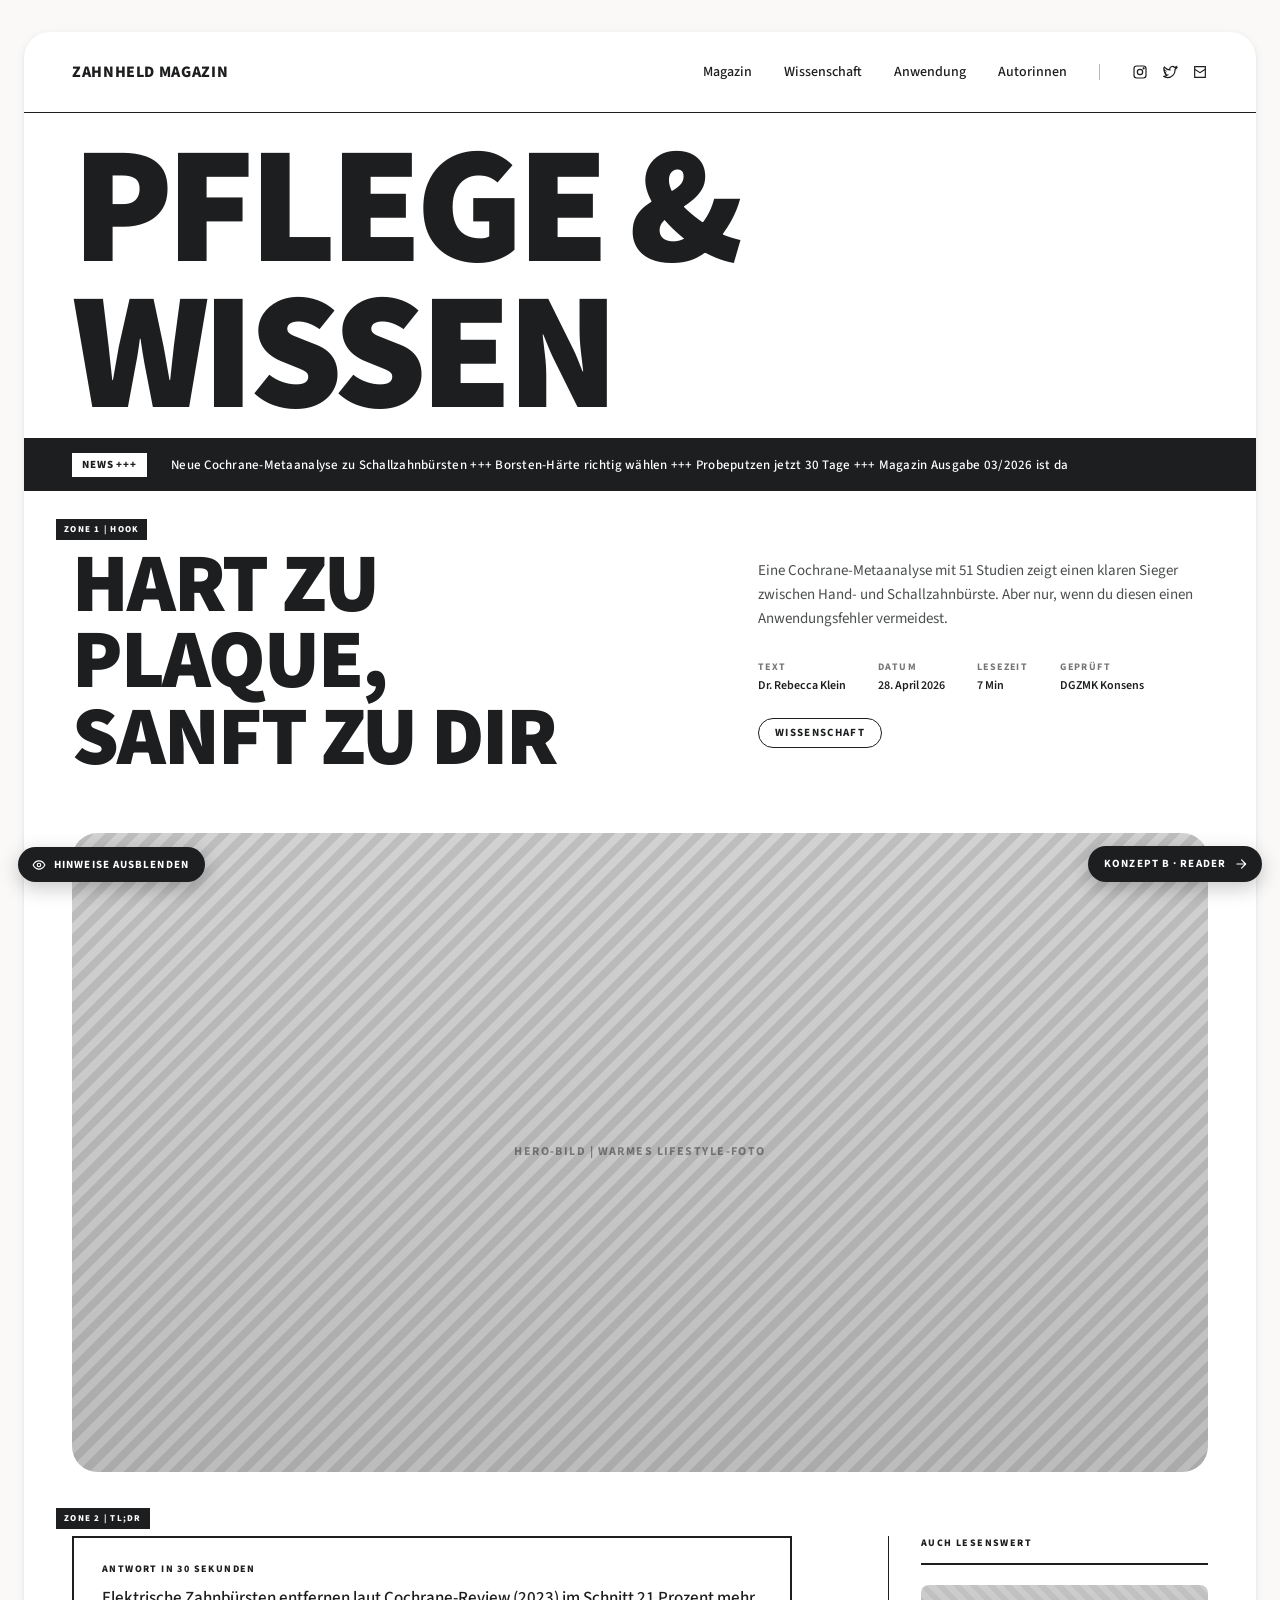
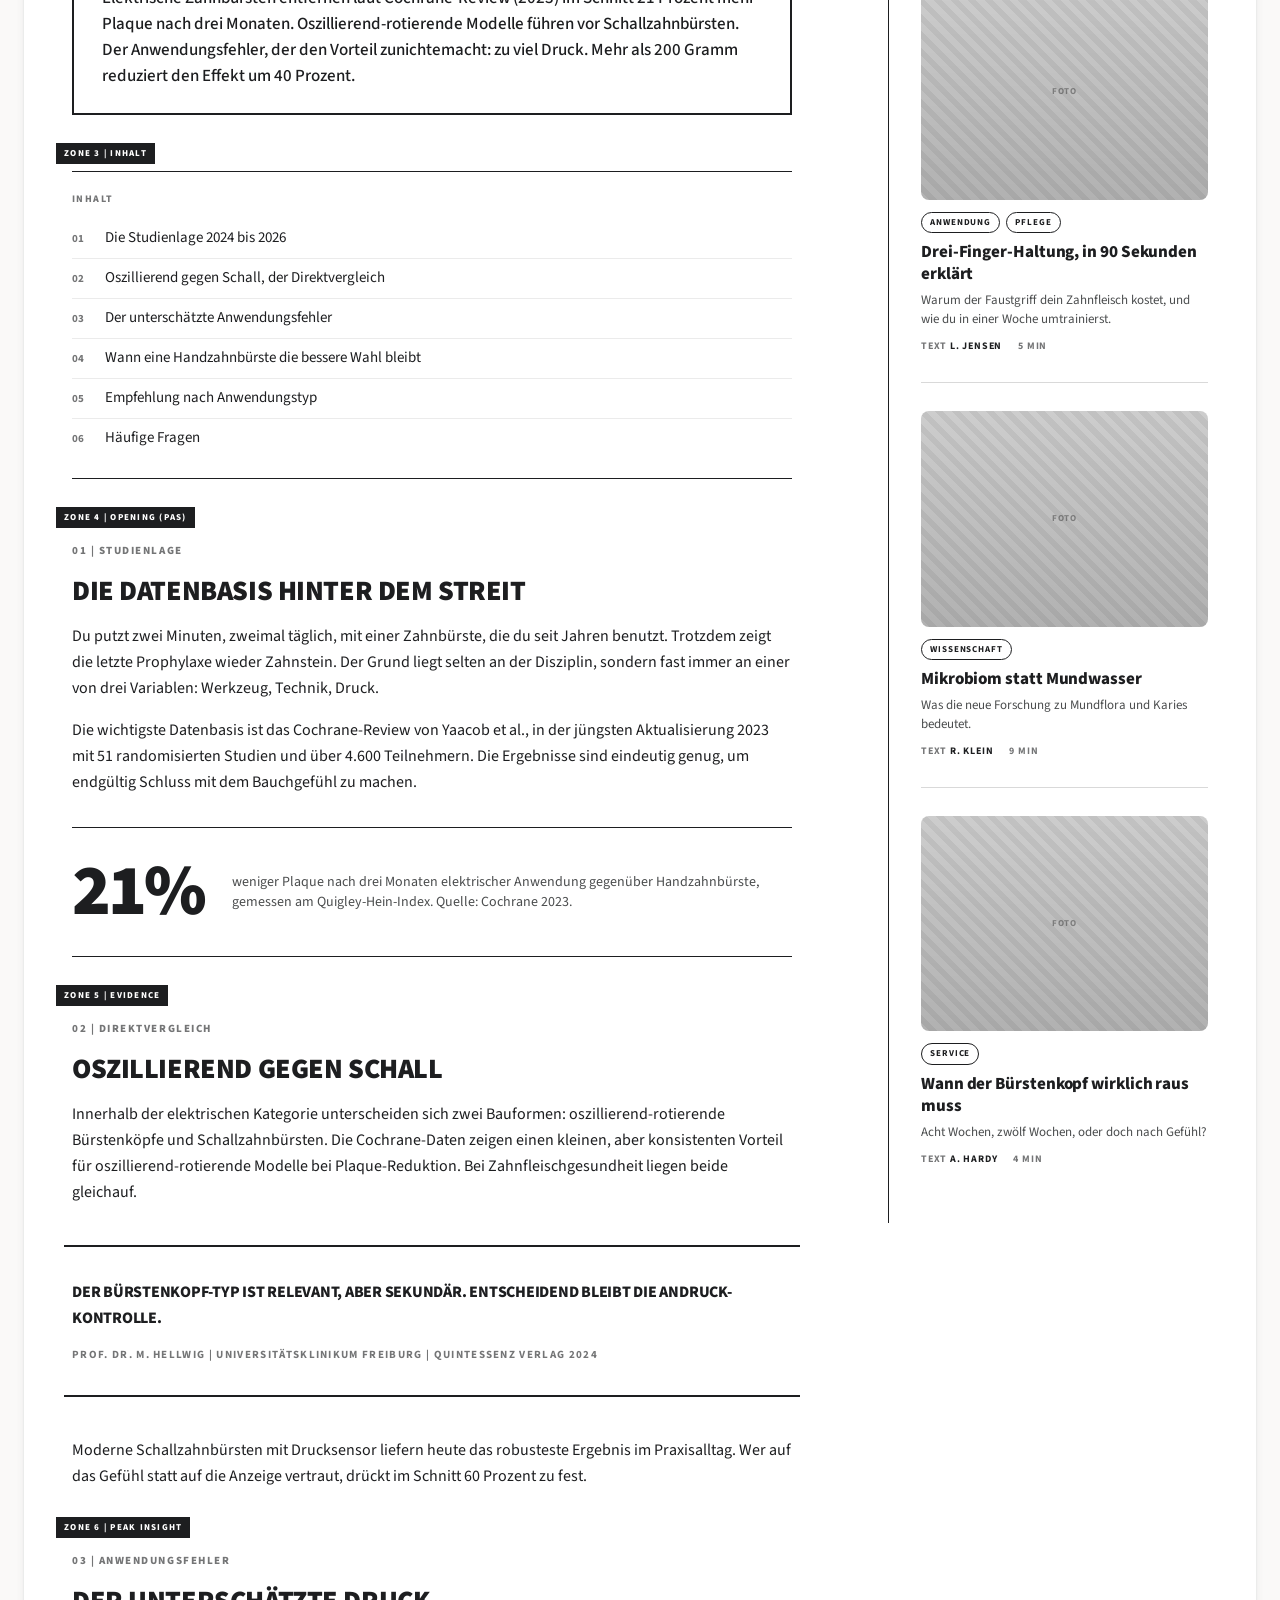
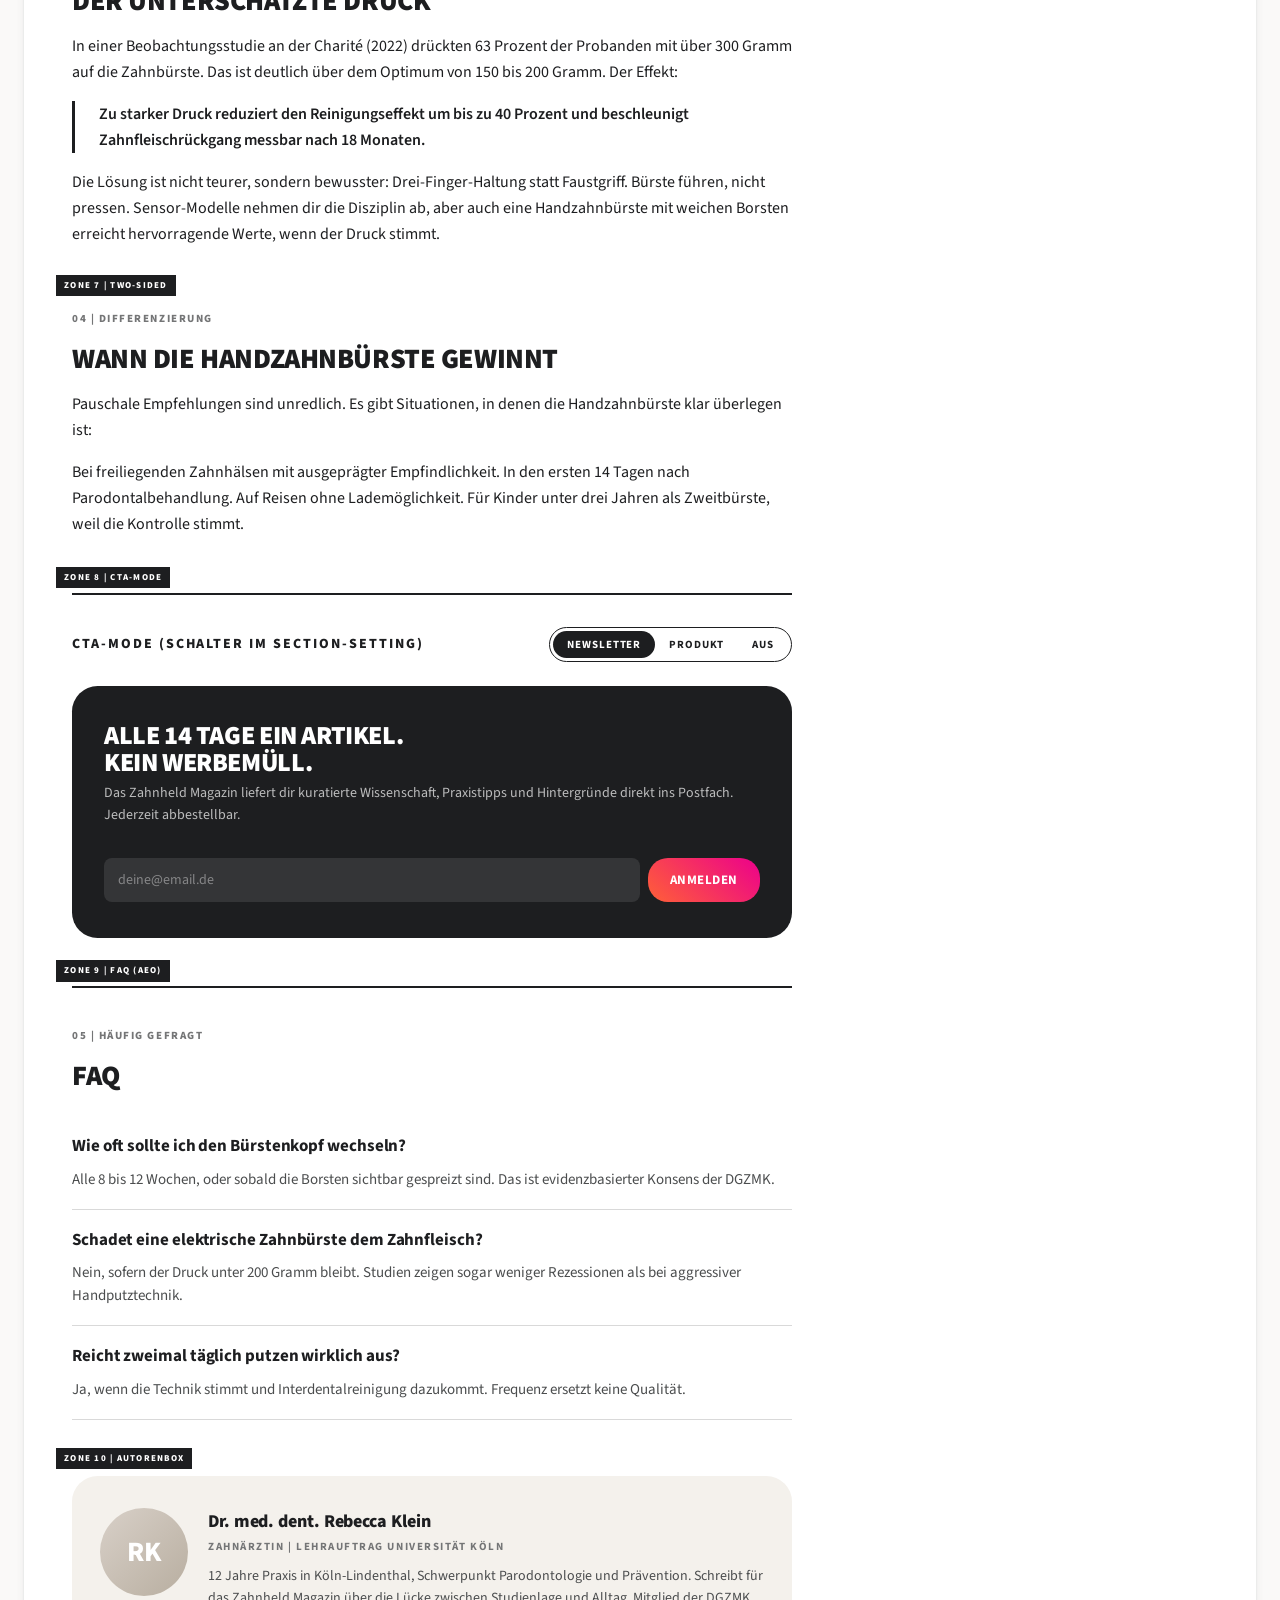
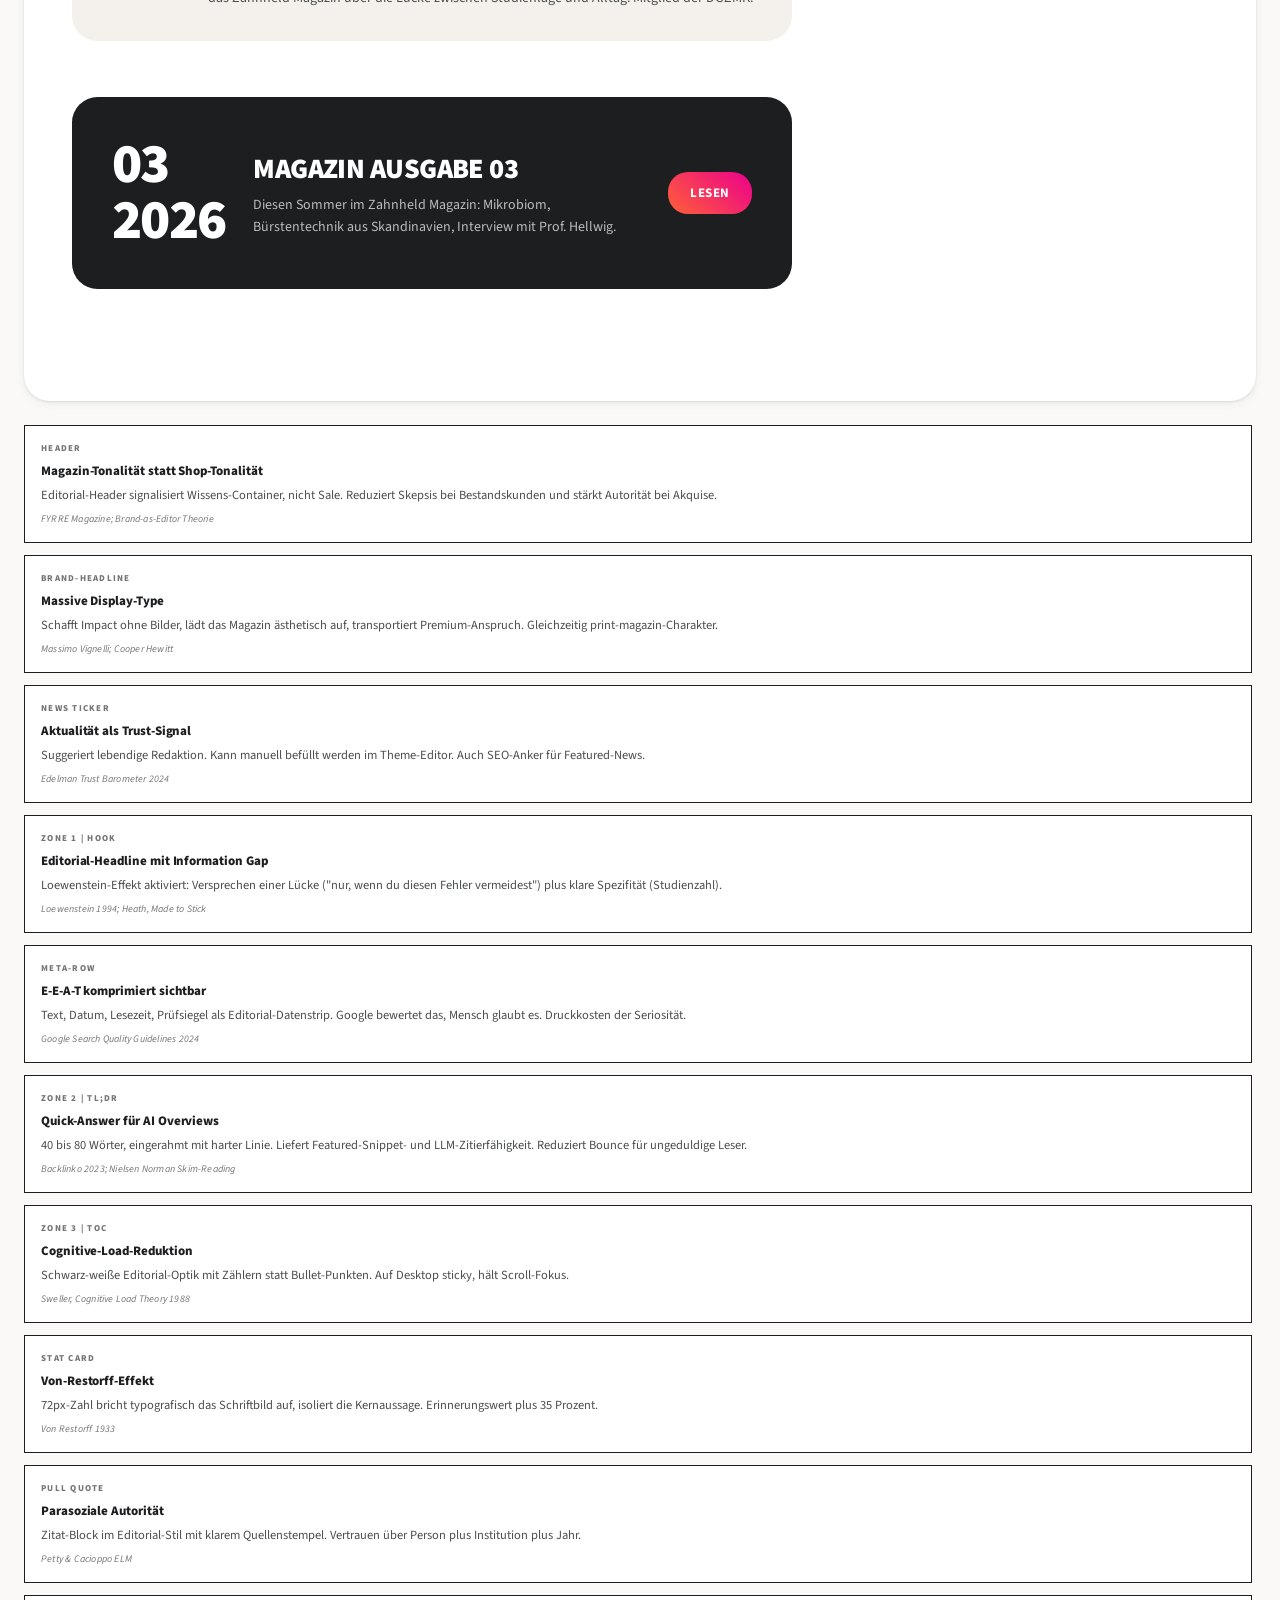
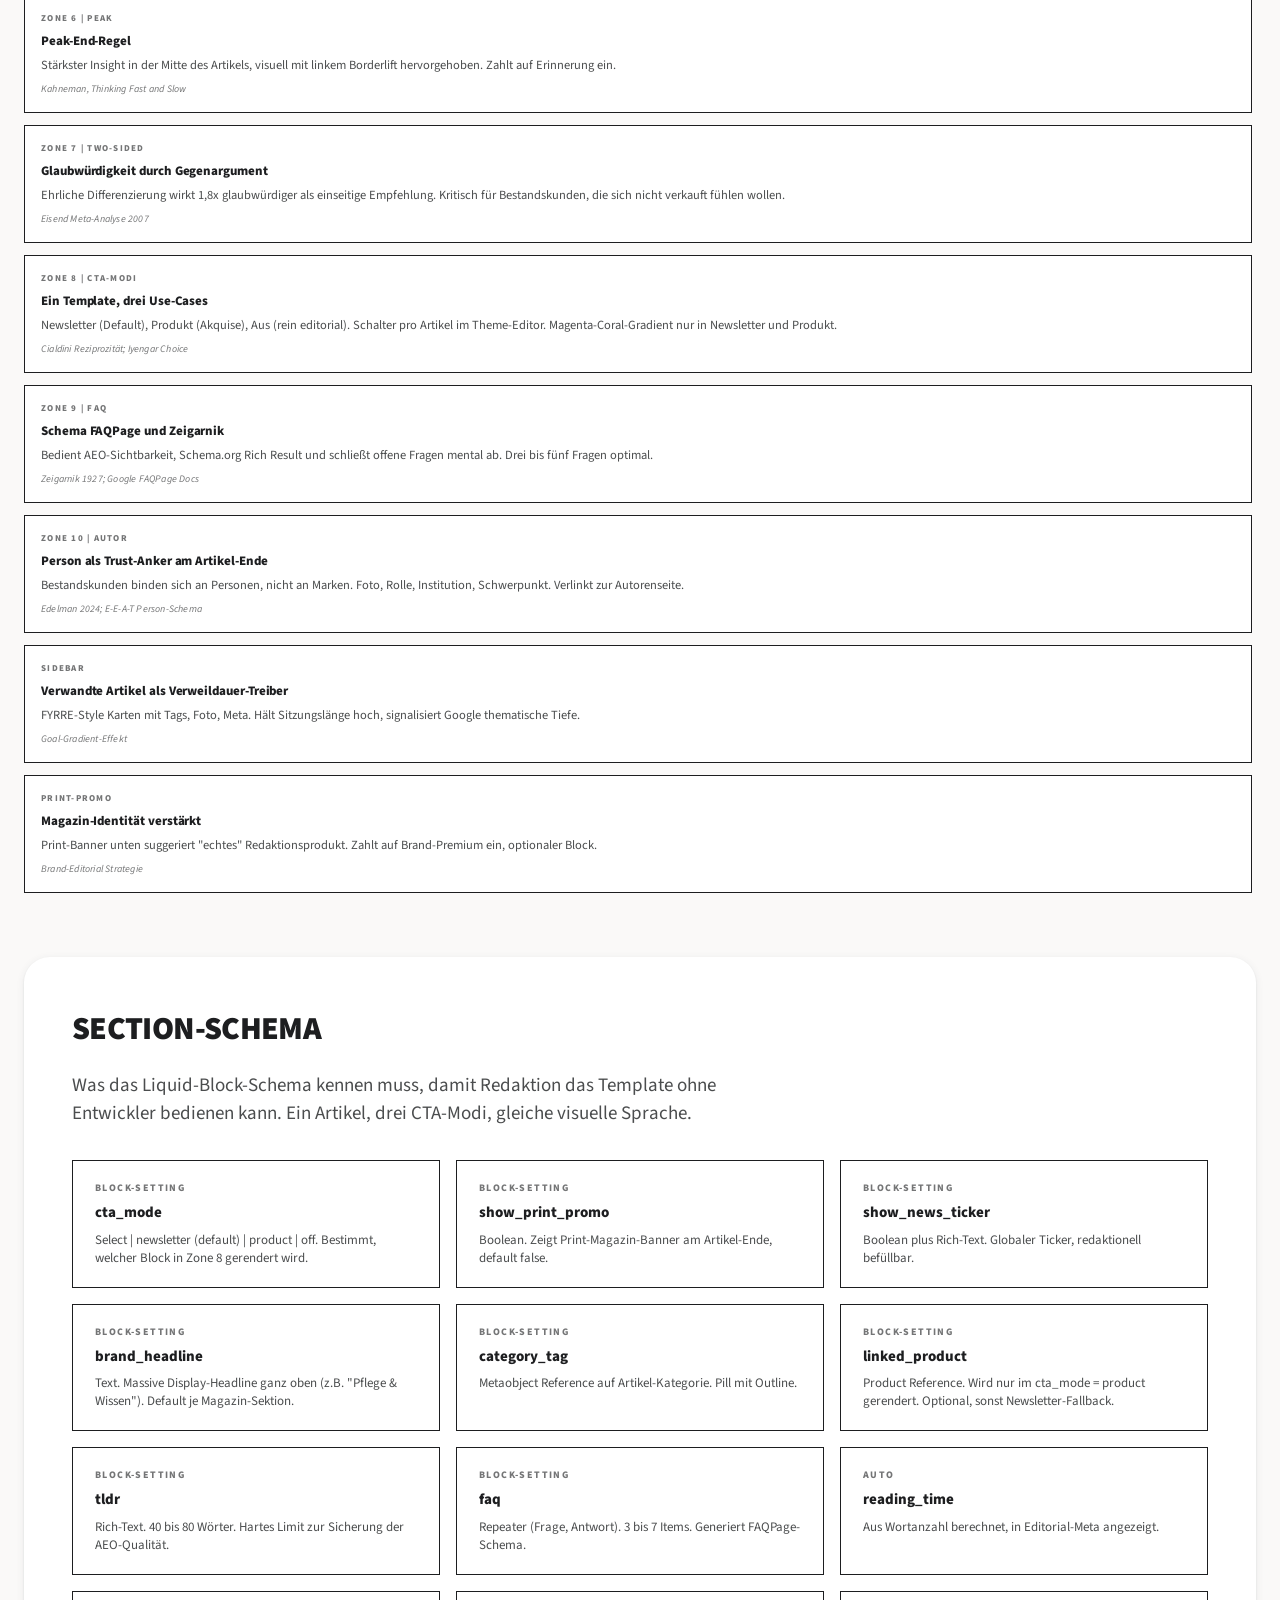
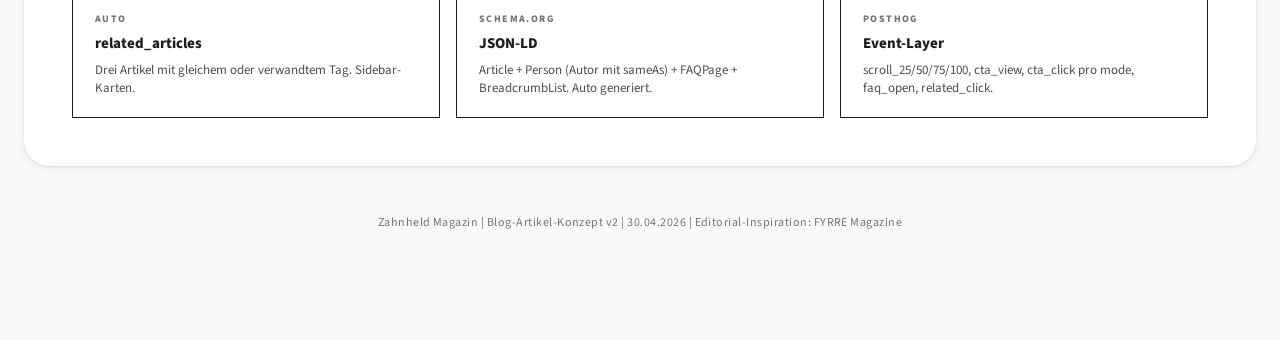
<file: uploads/blog-artikel-konzept.html>
<!doctype html>
<html lang="de">
<head>
<meta charset="utf-8">
<meta name="viewport" content="width=device-width, initial-scale=1">
<title>Zahnheld Magazin | Blog-Artikel-Konzept v2 (Editorial + Marketing-Psychologie)</title>
<link rel="preconnect" href="https://fonts.googleapis.com">
<link rel="preconnect" href="https://fonts.gstatic.com" crossorigin>
<link href="https://fonts.googleapis.com/css2?family=Source+Sans+3:wght@300;400;500;600;700;900&display=swap" rel="stylesheet">
<style>
  :root {
    /* Zahnheld Tokens (Auszug aus Design System) */
    --bg-page: #faf9f8;
    --bg-surface: #ffffff;
    --bg-inverse: #1d1e20;
    --fg-1: #1d1e20;
    --fg-2: #4b4d4e;
    --fg-3: #747576;
    --border-light: rgba(0,0,0,.05);
    --border-strong: rgba(0,0,0,.5);
    --zh-gradient: linear-gradient(222.92deg, #ec008c 0%, #ff6037 100%);
    --zh-success: #2c723c;
    --zh-error: #B40C1C;
    --zh-warning: #E37E16;
    --rounded-button: 1.25rem;
    --rounded-lg: 1.6rem;
    --rounded-input: 0.5rem;
    --shadow-card: 0 2px 8px rgba(55,63,71,.08), 0 1px 2px rgba(55,63,71,.12);
    --shadow-medium: 0 8px 16px rgba(55,63,71,.2);
    --font-body: 'Source Sans 3', 'Source Sans Pro', system-ui, -apple-system, sans-serif;

    /* Konzept-spezifische Annotation-Tokens (nur in diesem Konzept-File) */
    --note-bg: #f4f1ec;
    --note-line: #1d1e20;
  }
  * { box-sizing: border-box; }
  html, body { margin: 0; padding: 0; }
  body {
    font-family: var(--font-body);
    background: var(--bg-page);
    color: var(--fg-1);
    font-weight: 400;
    line-height: 1.5;
    -webkit-font-smoothing: antialiased;
  }

  /* ───────── Konzept-Wrapper ───────── */
  .concept-wrap { max-width: 1440px; margin: 0 auto; padding: 32px 24px 96px; }
  .concept-banner {
    background: var(--bg-inverse);
    color: #fff;
    padding: 22px 28px;
    border-radius: var(--rounded-lg);
    margin-bottom: 40px;
    display: flex;
    flex-wrap: wrap;
    gap: 16px 28px;
    align-items: center;
    justify-content: space-between;
  }
  .concept-banner-left { display: flex; gap: 18px; align-items: center; min-width: 0; }
  .concept-banner-mark {
    width: 44px; height: 44px;
    border-radius: 9999px;
    background: var(--zh-gradient);
    display: grid; place-items: center;
    font-weight: 900; color: #fff;
    flex-shrink: 0;
  }
  .concept-banner h1 {
    font-size: 18px;
    line-height: 22px;
    margin: 0;
    font-weight: 700;
    letter-spacing: -.005em;
  }
  .concept-banner p {
    margin: 2px 0 0;
    font-size: 13px;
    color: rgba(255,255,255,.65);
  }
  .concept-banner-meta {
    display: flex; gap: 8px; flex-wrap: wrap;
  }
  .concept-pill {
    font-size: 11px; line-height: 16px; font-weight: 700;
    padding: 4px 10px; border-radius: 9999px;
    background: rgba(255,255,255,.1);
    color: #fff;
    text-transform: uppercase;
    letter-spacing: .08em;
  }

  /* ───────── Magazin-Container (das eigentliche Template) ───────── */
  .mag {
    background: var(--bg-surface);
    border-radius: var(--rounded-lg);
    overflow: hidden;
    box-shadow: var(--shadow-card);
  }

  /* Magazine Header */
  .mag-header {
    display: flex;
    align-items: center;
    justify-content: space-between;
    padding: 28px 48px;
    border-bottom: 1px solid var(--fg-1);
  }
  .mag-logo {
    font-size: 16px;
    font-weight: 800;
    letter-spacing: .04em;
    text-transform: uppercase;
  }
  .mag-nav {
    display: flex;
    gap: 32px;
    align-items: center;
    font-size: 14px;
  }
  .mag-nav a {
    color: var(--fg-1);
    text-decoration: none;
    font-weight: 500;
  }
  .mag-nav a:hover { text-decoration: underline; text-underline-offset: 4px; }
  .mag-nav-divider {
    width: 1px; height: 16px; background: var(--fg-1); opacity: .3;
  }
  .mag-social { display: flex; gap: 14px; }
  .mag-social svg { width: 16px; height: 16px; }

  /* Massive Brand Headline */
  .mag-brand {
    padding: 24px 48px 8px;
    border-bottom: 1px solid var(--fg-1);
  }
  .mag-brand h1 {
    font-size: clamp(64px, 13vw, 200px);
    line-height: .88;
    font-weight: 900;
    letter-spacing: -0.04em;
    margin: 0;
    text-transform: uppercase;
  }

  /* News Ticker */
  .mag-ticker {
    background: var(--fg-1);
    color: #fff;
    padding: 14px 48px;
    font-size: 13px;
    line-height: 18px;
    font-weight: 500;
    letter-spacing: .02em;
    display: flex;
    align-items: center;
    gap: 24px;
    overflow: hidden;
    white-space: nowrap;
  }
  .mag-ticker-tag {
    background: #fff;
    color: var(--fg-1);
    font-weight: 800;
    font-size: 11px;
    letter-spacing: .08em;
    padding: 3px 10px;
    text-transform: uppercase;
    flex-shrink: 0;
  }
  .mag-ticker-text {
    overflow: hidden;
    text-overflow: ellipsis;
  }

  /* ───────── Article Hero (FYRRE-Style) ───────── */
  .art-hero {
    padding: 56px 48px 40px;
    display: grid;
    grid-template-columns: 1.4fr 1fr;
    gap: 56px;
    align-items: start;
  }
  .art-hero-left {
    position: relative;
  }
  .art-hero h2 {
    font-size: clamp(40px, 6.5vw, 92px);
    line-height: .92;
    font-weight: 900;
    letter-spacing: -0.025em;
    margin: 0 0 16px;
    text-transform: uppercase;
  }
  .art-hero-right {
    padding-top: 12px;
  }
  .art-hero-deck {
    font-size: 15px;
    line-height: 24px;
    color: var(--fg-2);
    margin: 0 0 28px;
  }
  .art-meta-row {
    display: flex;
    flex-wrap: wrap;
    gap: 24px 32px;
    align-items: center;
    margin-bottom: 16px;
  }
  .art-meta-item {
    font-size: 12px;
    line-height: 16px;
  }
  .art-meta-label {
    font-size: 10px;
    letter-spacing: .14em;
    text-transform: uppercase;
    color: var(--fg-3);
    font-weight: 700;
    display: block;
    margin-bottom: 3px;
  }
  .art-meta-value {
    font-weight: 600;
    color: var(--fg-1);
  }
  .art-tag {
    display: inline-block;
    font-size: 11px;
    line-height: 16px;
    font-weight: 700;
    letter-spacing: .12em;
    text-transform: uppercase;
    padding: 6px 16px;
    border-radius: 9999px;
    border: 1px solid var(--fg-1);
    color: var(--fg-1);
    background: transparent;
    text-decoration: none;
  }

  /* Hero Image */
  .art-hero-img {
    margin: 0 48px;
    aspect-ratio: 16/9;
    background:
      linear-gradient(180deg, rgba(0,0,0,.05), rgba(0,0,0,.15)),
      repeating-linear-gradient(135deg, #ddd 0 8px, #c8c8c8 8px 16px);
    border-radius: var(--rounded-lg);
    overflow: hidden;
    position: relative;
    display: grid;
    place-items: center;
    color: rgba(0,0,0,.4);
    font-size: 12px;
    font-weight: 700;
    letter-spacing: .12em;
    text-transform: uppercase;
  }
  .art-hero-img::after {
    content: "Hero-Bild | warmes Lifestyle-Foto";
  }

  /* ───────── Body Layout (2-Spalten + Sidebar) ───────── */
  .art-body {
    display: grid;
    grid-template-columns: minmax(0, 1fr) 320px;
    gap: 56px;
    padding: 64px 48px;
  }
  @media (max-width: 1100px) {
    .art-body { grid-template-columns: 1fr; }
    .art-hero { grid-template-columns: 1fr; gap: 24px; }
    .art-hero-img { margin: 0 24px; }
    .mag-header, .mag-brand, .mag-ticker, .art-hero, .art-body { padding-left: 24px; padding-right: 24px; }
  }

  .art-main { max-width: 720px; }
  .zone {
    margin-bottom: 56px;
    position: relative;
  }
  .zone-tag {
    position: absolute;
    top: -28px;
    left: -16px;
    background: var(--fg-1);
    color: #fff;
    font-size: 9px;
    font-weight: 800;
    letter-spacing: .14em;
    text-transform: uppercase;
    padding: 4px 8px;
    z-index: 2;
  }

  /* TL;DR / Quick Answer */
  .tldr {
    border: 2px solid var(--fg-1);
    padding: 24px 28px;
    margin-bottom: 0;
  }
  .tldr-label {
    font-size: 10px;
    font-weight: 800;
    letter-spacing: .14em;
    text-transform: uppercase;
    margin-bottom: 8px;
    display: block;
  }
  .tldr p {
    font-size: 17px;
    line-height: 26px;
    margin: 0;
    font-weight: 500;
  }

  /* TOC */
  .toc {
    border-top: 1px solid var(--fg-1);
    border-bottom: 1px solid var(--fg-1);
    padding: 20px 0;
  }
  .toc-label {
    font-size: 10px;
    font-weight: 800;
    letter-spacing: .14em;
    text-transform: uppercase;
    color: var(--fg-3);
    margin-bottom: 12px;
    display: block;
  }
  .toc ol {
    margin: 0;
    padding-left: 0;
    list-style: none;
    counter-reset: toc;
  }
  .toc li {
    counter-increment: toc;
    padding: 8px 0;
    border-top: 1px solid rgba(0,0,0,.08);
    font-size: 15px;
    line-height: 22px;
    display: flex;
    align-items: baseline;
    gap: 20px;
  }
  .toc li:first-child { border-top: 0; }
  .toc li::before {
    content: counter(toc, decimal-leading-zero);
    font-size: 11px;
    font-weight: 700;
    color: var(--fg-3);
    flex-shrink: 0;
    letter-spacing: .04em;
  }

  /* Body Chunks */
  .chunk-h2 {
    font-size: 28px;
    line-height: 32px;
    font-weight: 900;
    letter-spacing: -0.015em;
    margin: 0 0 16px;
    text-transform: uppercase;
  }
  .chunk-h2-num {
    font-size: 11px;
    font-weight: 800;
    letter-spacing: .14em;
    color: var(--fg-3);
    text-transform: uppercase;
    display: block;
    margin-bottom: 8px;
  }
  .chunk p {
    font-size: 16px;
    line-height: 26px;
    margin: 0 0 16px;
    color: var(--fg-1);
  }
  .chunk p strong { font-weight: 700; }
  .lead {
    font-size: 19px;
    line-height: 28px;
    font-weight: 400;
    color: var(--fg-1);
  }

  /* Stat / Pull / Quote */
  .stat-card {
    border-top: 1px solid var(--fg-1);
    border-bottom: 1px solid var(--fg-1);
    padding: 28px 0;
    margin: 32px 0;
    display: grid;
    grid-template-columns: auto 1fr;
    gap: 28px;
    align-items: center;
  }
  .stat-num {
    font-size: 72px;
    line-height: 1;
    font-weight: 900;
    letter-spacing: -0.04em;
  }
  .stat-label {
    font-size: 14px;
    line-height: 20px;
    color: var(--fg-2);
  }

  .pullquote {
    margin: 40px -8px;
    padding: 32px 8px;
    border-top: 2px solid var(--fg-1);
    border-bottom: 2px solid var(--fg-1);
  }
  .pullquote-text {
    font-size: 28px;
    line-height: 36px;
    font-weight: 800;
    letter-spacing: -0.015em;
    margin: 0 0 16px;
    text-transform: uppercase;
  }
  .pullquote-cite {
    font-size: 11px;
    line-height: 16px;
    font-weight: 700;
    letter-spacing: .12em;
    text-transform: uppercase;
    color: var(--fg-3);
  }

  .lift {
    margin: 24px 0;
    padding: 0 0 0 24px;
    border-left: 3px solid var(--fg-1);
    font-size: 19px;
    line-height: 28px;
    font-weight: 600;
  }

  /* CTA Modi (Toggle Visualisierung) */
  .cta-modes {
    margin: 48px 0;
    border-top: 2px solid var(--fg-1);
    padding-top: 32px;
  }
  .cta-modes-head {
    display: flex;
    align-items: baseline;
    justify-content: space-between;
    margin-bottom: 24px;
    flex-wrap: wrap;
    gap: 16px;
  }
  .cta-modes-head h3 {
    margin: 0;
    font-size: 14px;
    font-weight: 800;
    letter-spacing: .14em;
    text-transform: uppercase;
  }
  .cta-modes-switch {
    display: flex;
    border: 1px solid var(--fg-1);
    border-radius: 9999px;
    padding: 3px;
    gap: 0;
  }
  .cta-modes-switch button {
    border: 0;
    background: transparent;
    padding: 6px 14px;
    font-family: inherit;
    font-size: 11px;
    font-weight: 700;
    letter-spacing: .08em;
    text-transform: uppercase;
    cursor: pointer;
    border-radius: 9999px;
    color: var(--fg-1);
  }
  .cta-modes-switch button.active {
    background: var(--fg-1);
    color: #fff;
  }
  .cta-mode {
    display: none;
  }
  .cta-mode.active {
    display: block;
  }

  /* CTA Mode: Newsletter */
  .cta-newsletter {
    background: var(--fg-1);
    color: #fff;
    padding: 36px 32px;
    border-radius: var(--rounded-lg);
    display: grid;
    grid-template-columns: 1fr;
    gap: 20px;
  }
  .cta-newsletter h4 {
    margin: 0 0 6px;
    font-size: 26px;
    font-weight: 900;
    letter-spacing: -0.015em;
    text-transform: uppercase;
    line-height: 1.05;
  }
  .cta-newsletter p {
    margin: 0;
    font-size: 14px;
    line-height: 22px;
    color: rgba(255,255,255,.7);
  }
  .cta-newsletter form {
    display: flex;
    gap: 8px;
    margin-top: 12px;
  }
  .cta-newsletter input {
    flex: 1;
    padding: 12px 14px;
    border: 0;
    background: rgba(255,255,255,.1);
    color: #fff;
    border-radius: var(--rounded-input);
    font-family: inherit;
    font-size: 14px;
  }
  .cta-newsletter input::placeholder { color: rgba(255,255,255,.4); }
  .btn-grad {
    background: var(--zh-gradient);
    color: #fff;
    border: 0;
    padding: 12px 22px;
    font-family: inherit;
    font-size: 13px;
    font-weight: 700;
    letter-spacing: .04em;
    text-transform: uppercase;
    border-radius: var(--rounded-button);
    cursor: pointer;
  }
  .btn-grad:hover { filter: brightness(1.05) saturate(1.05); }

  /* CTA Mode: Produkt */
  .cta-product {
    border: 2px solid var(--fg-1);
    border-radius: var(--rounded-lg);
    padding: 28px;
    display: grid;
    grid-template-columns: 96px 1fr auto;
    gap: 20px;
    align-items: center;
  }
  .cta-product-img {
    width: 96px; height: 96px;
    border-radius: var(--rounded-input);
    background: linear-gradient(135deg, #f1ece8, #e8e0d8);
    display: grid;
    place-items: center;
    color: var(--fg-3);
    font-size: 9px;
    font-weight: 700;
    letter-spacing: .1em;
    text-transform: uppercase;
  }
  .cta-product-meta {
    min-width: 0;
  }
  .cta-product-eyebrow {
    font-size: 10px;
    font-weight: 800;
    letter-spacing: .14em;
    text-transform: uppercase;
    color: var(--fg-3);
    margin-bottom: 4px;
    display: block;
  }
  .cta-product-meta h4 {
    margin: 0 0 4px;
    font-size: 20px;
    font-weight: 800;
    letter-spacing: -0.005em;
  }
  .cta-product-meta p {
    margin: 0;
    font-size: 13px;
    line-height: 18px;
    color: var(--fg-2);
  }

  /* CTA Mode: Aus */
  .cta-off {
    border-top: 1px solid var(--fg-1);
    padding-top: 20px;
    color: var(--fg-3);
    font-size: 12px;
    letter-spacing: .12em;
    text-transform: uppercase;
    font-weight: 700;
    text-align: center;
  }

  /* FAQ */
  .faq {
    border-top: 2px solid var(--fg-1);
    padding-top: 32px;
  }
  .faq-item {
    border-bottom: 1px solid rgba(0,0,0,.15);
    padding: 18px 0;
  }
  .faq-q {
    margin: 0 0 8px;
    font-size: 17px;
    font-weight: 700;
    letter-spacing: -0.005em;
  }
  .faq-a {
    margin: 0;
    font-size: 15px;
    line-height: 23px;
    color: var(--fg-2);
  }

  /* Author Box */
  .authorbox {
    margin-top: 48px;
    padding: 32px 28px;
    background: #f4f1ec;
    border-radius: var(--rounded-lg);
    display: grid;
    grid-template-columns: 88px 1fr;
    gap: 20px;
    align-items: start;
  }
  .author-avatar {
    width: 88px; height: 88px;
    border-radius: 9999px;
    background: linear-gradient(135deg, #d8d0c8, #b8aea0);
    display: grid;
    place-items: center;
    color: #fff;
    font-size: 28px;
    font-weight: 800;
  }
  .authorbox h4 {
    margin: 0 0 4px;
    font-size: 18px;
    font-weight: 800;
    letter-spacing: -0.005em;
  }
  .authorbox .author-role {
    font-size: 11px;
    letter-spacing: .14em;
    text-transform: uppercase;
    color: var(--fg-3);
    font-weight: 700;
    margin-bottom: 10px;
    display: block;
  }
  .authorbox p {
    margin: 0;
    font-size: 14px;
    line-height: 22px;
    color: var(--fg-2);
  }

  /* ───────── Sidebar (Verwandte Artikel, FYRRE-Style) ───────── */
  .art-side {
    border-left: 1px solid var(--fg-1);
    padding-left: 32px;
    align-self: start;
    position: sticky;
    top: 24px;
  }
  @media (max-width: 1100px) {
    .art-side { border-left: 0; padding-left: 0; position: static; border-top: 2px solid var(--fg-1); padding-top: 32px; }
  }
  .side-label {
    font-size: 10px;
    font-weight: 800;
    letter-spacing: .14em;
    text-transform: uppercase;
    margin-bottom: 20px;
    padding-bottom: 12px;
    border-bottom: 2px solid var(--fg-1);
    display: block;
  }
  .side-card {
    margin-bottom: 28px;
    padding-bottom: 28px;
    border-bottom: 1px solid rgba(0,0,0,.15);
  }
  .side-card:last-child { border-bottom: 0; }
  .side-card-img {
    aspect-ratio: 4/3;
    background:
      linear-gradient(180deg, rgba(0,0,0,.05), rgba(0,0,0,.18)),
      repeating-linear-gradient(45deg, #d8d8d8 0 6px, #cccccc 6px 12px);
    border-radius: var(--rounded-input);
    margin-bottom: 12px;
    display: grid;
    place-items: center;
    color: rgba(0,0,0,.35);
    font-size: 9px;
    font-weight: 700;
    letter-spacing: .1em;
    text-transform: uppercase;
  }
  .side-card-img::after { content: "Foto"; }
  .side-card-tags {
    display: flex; gap: 6px; flex-wrap: wrap;
    margin-bottom: 8px;
  }
  .side-card-tag {
    font-size: 9px;
    font-weight: 700;
    letter-spacing: .1em;
    text-transform: uppercase;
    padding: 3px 8px;
    border: 1px solid var(--fg-1);
    border-radius: 9999px;
  }
  .side-card-meta {
    font-size: 10px;
    letter-spacing: .08em;
    text-transform: uppercase;
    color: var(--fg-3);
    font-weight: 700;
    margin-bottom: 8px;
    display: flex;
    gap: 12px;
  }
  .side-card h5 {
    margin: 0 0 6px;
    font-size: 17px;
    line-height: 22px;
    font-weight: 800;
    letter-spacing: -0.005em;
  }
  .side-card p {
    margin: 0 0 10px;
    font-size: 13px;
    line-height: 19px;
    color: var(--fg-2);
  }
  .side-card-foot {
    font-size: 10px;
    letter-spacing: .08em;
    text-transform: uppercase;
    color: var(--fg-3);
    font-weight: 700;
    display: flex;
    gap: 16px;
  }
  .side-card-foot strong { color: var(--fg-1); }

  /* Print-Promo Banner (FYRRE) */
  .print-promo {
    margin: 48px 0;
    background: var(--fg-1);
    color: #fff;
    border-radius: var(--rounded-lg);
    padding: 40px;
    display: grid;
    grid-template-columns: auto 1fr auto;
    gap: 28px;
    align-items: center;
  }
  .print-promo-issue {
    font-size: 56px;
    font-weight: 900;
    line-height: 1;
    letter-spacing: -0.03em;
  }
  .print-promo h4 {
    margin: 0 0 4px;
    font-size: 28px;
    font-weight: 900;
    letter-spacing: -0.02em;
    text-transform: uppercase;
  }
  .print-promo p {
    margin: 0;
    font-size: 14px;
    line-height: 22px;
    color: rgba(255,255,255,.7);
    max-width: 400px;
  }
  .print-promo .btn-grad { white-space: nowrap; }

  /* ───────── Annotations Panel (rechts neben dem Konzept) ───────── */
  .layout {
    display: grid;
    grid-template-columns: minmax(0, 1fr) 320px;
    gap: 24px;
    align-items: start;
  }
  @media (max-width: 1280px) {
    .layout { grid-template-columns: 1fr; }
  }
  .annotations {
    position: sticky;
    top: 24px;
    align-self: start;
    display: flex;
    flex-direction: column;
    gap: 12px;
    max-height: calc(100vh - 48px);
    overflow-y: auto;
    padding-right: 4px;
  }
  @media (max-width: 1280px) {
    .annotations { position: static; max-height: none; }
  }
  .ann {
    background: var(--bg-surface);
    border: 1px solid var(--fg-1);
    padding: 14px 16px;
    font-size: 12.5px;
    line-height: 18px;
  }
  .ann-num {
    font-size: 9px;
    font-weight: 800;
    letter-spacing: .14em;
    text-transform: uppercase;
    color: var(--fg-3);
    margin-bottom: 4px;
    display: block;
  }
  .ann h6 {
    margin: 0 0 6px;
    font-size: 13px;
    font-weight: 800;
    letter-spacing: -0.005em;
  }
  .ann p { margin: 0 0 6px; color: var(--fg-2); }
  .ann .src {
    font-size: 10px;
    color: var(--fg-3);
    font-style: italic;
    letter-spacing: .02em;
  }

  /* ───────── Spec-Sektion (unter dem Magazin) ───────── */
  .spec-section {
    margin-top: 64px;
    background: var(--bg-surface);
    border-radius: var(--rounded-lg);
    padding: 48px;
    box-shadow: var(--shadow-card);
  }
  .spec-section h2 {
    font-size: 32px;
    font-weight: 900;
    letter-spacing: -0.02em;
    margin: 0 0 8px;
    text-transform: uppercase;
  }
  .spec-section .lead {
    color: var(--fg-2);
    margin-bottom: 32px;
    max-width: 720px;
  }

  .schema-grid {
    display: grid;
    grid-template-columns: repeat(auto-fit, minmax(280px, 1fr));
    gap: 16px;
    margin-top: 24px;
  }
  .schema-card {
    border: 1px solid var(--fg-1);
    padding: 20px 22px;
  }
  .schema-card .key {
    font-size: 10px;
    font-weight: 800;
    letter-spacing: .14em;
    text-transform: uppercase;
    color: var(--fg-3);
    margin-bottom: 6px;
    display: block;
  }
  .schema-card h4 {
    margin: 0 0 6px;
    font-size: 15px;
    font-weight: 800;
  }
  .schema-card p {
    margin: 0;
    font-size: 13px;
    line-height: 18px;
    color: var(--fg-2);
  }

  /* Footer */
  .concept-foot {
    margin-top: 48px;
    text-align: center;
    color: var(--fg-3);
    font-size: 12px;
    letter-spacing: .04em;
  }

  /* ═══════════════════════════════════════════════
   * RESPONSIVE
   * Breakpoints:
   *   1280  Annotations stacken unter dem Magazin
   *   1100  Body und Hero werden einspaltig
   *    900  Tablet, kompaktere Hierarchie
   *    560  Mobile
   *    400  Schmales Mobile
   * ═══════════════════════════════════════════════ */

  @media (max-width: 900px) {
    .concept-wrap { padding: 20px 16px 64px; }
    .concept-banner { padding: 18px 22px; gap: 14px 22px; }
    .concept-banner h1 { font-size: 16px; line-height: 20px; }
    .concept-banner p { font-size: 12px; line-height: 18px; }
    .concept-banner-mark { width: 36px; height: 36px; font-size: 14px; }

    .mag-header { padding: 18px 24px; flex-wrap: wrap; gap: 12px 16px; }
    .mag-nav { gap: 18px; font-size: 13px; flex-wrap: wrap; }
    .mag-nav-divider { display: none; }

    .mag-brand { padding: 16px 24px 4px; }
    .mag-ticker { padding: 12px 24px; font-size: 12px; gap: 14px; }

    .art-hero { padding: 32px 24px 20px; gap: 20px; }
    .art-hero-img { margin: 0 24px; aspect-ratio: 4 / 3; }
    .art-hero-deck { font-size: 14px; line-height: 22px; margin-bottom: 20px; }
    .art-meta-row { gap: 14px 22px; }

    .art-body { padding: 48px 24px; gap: 32px; }
    .art-side { padding-top: 32px; }

    .chunk-h2 { font-size: 24px; line-height: 28px; }
    .lead { font-size: 17px; line-height: 26px; }

    .stat-card { gap: 22px; padding: 24px 0; }
    .stat-num { font-size: 56px; }

    .pullquote { margin: 32px 0; padding: 24px 0; }
    .pullquote-text { font-size: 22px; line-height: 28px; }

    .cta-modes-head { flex-direction: column; align-items: flex-start; gap: 12px; }
    .cta-newsletter { padding: 28px 22px; }
    .cta-newsletter h4 { font-size: 22px; }
    .cta-newsletter form { flex-direction: column; }

    .cta-product {
      grid-template-columns: 80px 1fr;
      grid-template-rows: auto auto;
      gap: 14px 18px;
      padding: 22px;
    }
    .cta-product-img { width: 80px; height: 80px; }
    .cta-product .btn-grad {
      grid-column: 1 / -1;
      justify-self: stretch;
      text-align: center;
    }

    .authorbox {
      grid-template-columns: 64px 1fr;
      gap: 16px;
      padding: 24px 22px;
    }
    .author-avatar { width: 64px; height: 64px; font-size: 22px; }

    .print-promo {
      grid-template-columns: auto 1fr;
      gap: 20px 24px;
      padding: 28px 24px;
    }
    .print-promo-issue { font-size: 44px; }
    .print-promo h4 { font-size: 22px; }
    .print-promo .btn-grad {
      grid-column: 1 / -1;
      justify-self: stretch;
      text-align: center;
    }

    .spec-section { padding: 32px 24px; }
    .spec-section h2 { font-size: 26px; }
  }

  @media (max-width: 560px) {
    .concept-banner {
      flex-direction: column;
      align-items: flex-start;
      padding: 16px 18px;
    }
    .concept-banner-meta { gap: 6px; }
    .concept-pill { font-size: 10px; padding: 3px 8px; }

    .mag-header { padding: 14px 18px; }
    .mag-logo { font-size: 13px; letter-spacing: .05em; }
    .mag-nav { gap: 14px; font-size: 12px; width: 100%; justify-content: flex-start; }
    .mag-social { gap: 12px; margin-left: auto; }
    .mag-social svg { width: 14px; height: 14px; }

    .mag-brand { padding: 12px 18px 4px; }
    .mag-ticker {
      padding: 10px 18px;
      font-size: 11px;
      line-height: 16px;
      gap: 10px;
      flex-wrap: wrap;
      white-space: normal;
    }
    .mag-ticker-tag { font-size: 9px; padding: 2px 7px; }
    .mag-ticker-text { white-space: normal; overflow: visible; text-overflow: clip; }

    .art-hero { padding: 24px 18px 16px; gap: 18px; }
    .art-hero-img { margin: 0 18px; aspect-ratio: 1 / 1; }
    .art-meta-row { gap: 12px 18px; }
    .art-meta-label { font-size: 9px; }
    .art-meta-item { font-size: 11px; }

    .art-body { padding: 36px 18px; gap: 28px; }
    .art-side { padding-top: 28px; padding-left: 0; }

    .zone { margin-bottom: 40px; }
    .zone-tag { left: -6px; font-size: 8px; padding: 3px 6px; }

    .tldr { padding: 18px 18px; border-width: 2px; }
    .tldr p { font-size: 15px; line-height: 22px; }

    .toc { padding: 16px 0; }
    .toc li { font-size: 14px; line-height: 20px; gap: 16px; }

    .chunk-h2 { font-size: 22px; line-height: 26px; }
    .chunk p { font-size: 15px; line-height: 24px; }
    .lead { font-size: 16px; line-height: 24px; }

    .stat-card {
      grid-template-columns: 1fr;
      gap: 8px;
      padding: 22px 0;
    }
    .stat-num { font-size: 48px; }
    .stat-label { font-size: 13px; line-height: 19px; }

    .pullquote { margin: 28px 0; padding: 22px 0; }
    .pullquote-text { font-size: 19px; line-height: 25px; }

    .lift { font-size: 16px; line-height: 24px; padding-left: 18px; }

    .cta-modes-switch { width: 100%; }
    .cta-modes-switch button {
      flex: 1;
      padding: 7px 8px;
      font-size: 10px;
      letter-spacing: .06em;
    }
    .cta-newsletter { padding: 22px 18px; }
    .cta-newsletter h4 { font-size: 20px; }

    .faq-q { font-size: 15px; }
    .faq-a { font-size: 14px; line-height: 21px; }

    .authorbox h4 { font-size: 16px; }
    .authorbox p { font-size: 13px; line-height: 20px; }

    .print-promo {
      grid-template-columns: 1fr;
      gap: 16px;
      padding: 24px 20px;
    }
    .print-promo-issue { font-size: 36px; }
    .print-promo h4 { font-size: 20px; }
    .print-promo p { font-size: 13px; line-height: 20px; }

    .side-card { margin-bottom: 24px; padding-bottom: 24px; }
    .side-card h5 { font-size: 16px; line-height: 21px; }
    .side-card p { font-size: 13px; line-height: 18px; }

    .spec-section { padding: 24px 18px; }
    .spec-section h2 { font-size: 22px; }
    .schema-card { padding: 16px 18px; }
  }

  @media (max-width: 400px) {
    .mag-nav a:nth-child(n+4) { display: none; }
    .art-meta-row .art-tag { order: 99; }
  }

  /* Helpers */
  .nowrap { white-space: nowrap; }
</style>
</head>
<body>

<div class="concept-wrap">

  <div class="layout">

    <!-- ════════════════ Magazine Container ════════════════ -->
    <article class="mag">

      <!-- Header -->
      <div class="mag-header">
        <div class="mag-logo">Zahnheld Magazin</div>
        <nav class="mag-nav">
          <a href="#">Magazin</a>
          <a href="#">Wissenschaft</a>
          <a href="#">Anwendung</a>
          <a href="#">Autorinnen</a>
          <span class="mag-nav-divider"></span>
          <span class="mag-social">
            <svg viewBox="0 0 24 24" fill="none" stroke="currentColor" stroke-width="1.8"><rect x="3" y="3" width="18" height="18" rx="4"/><circle cx="12" cy="12" r="4"/><circle cx="17.5" cy="6.5" r=".8" fill="currentColor"/></svg>
            <svg viewBox="0 0 24 24" fill="none" stroke="currentColor" stroke-width="1.8"><path d="M22 5.8a8 8 0 0 1-2.4.7 4 4 0 0 0 1.8-2.2 8 8 0 0 1-2.6 1 4 4 0 0 0-7 3.6 11.4 11.4 0 0 1-8.3-4.2 4 4 0 0 0 1.3 5.4 4 4 0 0 1-1.8-.5v.1a4 4 0 0 0 3.2 4 4 4 0 0 1-1.8.1 4 4 0 0 0 3.8 2.8A8 8 0 0 1 2 18.5a11.3 11.3 0 0 0 6.2 1.8c7.4 0 11.4-6.1 11.4-11.4v-.5A8 8 0 0 0 22 5.8z"/></svg>
            <svg viewBox="0 0 24 24" fill="none" stroke="currentColor" stroke-width="1.8"><path d="M4 4h16v16H4z"/><path d="M4 8l8 5 8-5"/></svg>
          </span>
        </nav>
      </div>

      <!-- Massive Brand Headline -->
      <div class="mag-brand">
        <h1>Pflege &amp; Wissen</h1>
      </div>

      <!-- News Ticker -->
      <div class="mag-ticker">
        <span class="mag-ticker-tag">News +++</span>
        <span class="mag-ticker-text">Neue Cochrane-Metaanalyse zu Schallzahnbürsten +++ Borsten-Härte richtig wählen +++ Probeputzen jetzt 30 Tage +++ Magazin Ausgabe 03/2026 ist da</span>
      </div>

      <!-- ═══════ Article Hero (FYRRE Style) ═══════ -->
      <header class="art-hero">
        <div class="art-hero-left">
          <span class="zone-tag">Zone 1 | Hook</span>
          <h2>Hart zu Plaque,<br>sanft zu dir</h2>
        </div>
        <div class="art-hero-right">
          <p class="art-hero-deck">Eine Cochrane-Metaanalyse mit 51 Studien zeigt einen klaren Sieger zwischen Hand- und Schallzahnbürste. Aber nur, wenn du diesen einen Anwendungsfehler vermeidest.</p>
          <div class="art-meta-row">
            <div class="art-meta-item">
              <span class="art-meta-label">Text</span>
              <span class="art-meta-value">Dr. Rebecca Klein</span>
            </div>
            <div class="art-meta-item">
              <span class="art-meta-label">Datum</span>
              <span class="art-meta-value">28. April 2026</span>
            </div>
            <div class="art-meta-item">
              <span class="art-meta-label">Lesezeit</span>
              <span class="art-meta-value">7 Min</span>
            </div>
            <div class="art-meta-item">
              <span class="art-meta-label">Geprüft</span>
              <span class="art-meta-value">DGZMK Konsens</span>
            </div>
            <a href="#" class="art-tag">Wissenschaft</a>
          </div>
        </div>
      </header>

      <!-- Hero Image -->
      <div class="art-hero-img"></div>

      <!-- ═══════ Body (2-Spalten mit Sidebar) ═══════ -->
      <div class="art-body">

        <!-- Hauptspalte -->
        <div class="art-main">

          <!-- Zone 2: TL;DR -->
          <section class="zone">
            <span class="zone-tag">Zone 2 | TL;DR</span>
            <div class="tldr">
              <span class="tldr-label">Antwort in 30 Sekunden</span>
              <p>Elektrische Zahnbürsten entfernen laut Cochrane-Review (2023) im Schnitt 21 Prozent mehr Plaque nach drei Monaten. Oszillierend-rotierende Modelle führen vor Schallzahnbürsten. Der Anwendungsfehler, der den Vorteil zunichtemacht: zu viel Druck. Mehr als 200 Gramm reduziert den Effekt um 40 Prozent.</p>
            </div>
          </section>

          <!-- Zone 3: TOC -->
          <section class="zone">
            <span class="zone-tag">Zone 3 | Inhalt</span>
            <nav class="toc">
              <span class="toc-label">Inhalt</span>
              <ol>
                <li>Die Studienlage 2024 bis 2026</li>
                <li>Oszillierend gegen Schall, der Direktvergleich</li>
                <li>Der unterschätzte Anwendungsfehler</li>
                <li>Wann eine Handzahnbürste die bessere Wahl bleibt</li>
                <li>Empfehlung nach Anwendungstyp</li>
                <li>Häufige Fragen</li>
              </ol>
            </nav>
          </section>

          <!-- Zone 4: Opening -->
          <section class="zone chunk">
            <span class="zone-tag">Zone 4 | Opening (PAS)</span>
            <h2 class="chunk-h2">
              <span class="chunk-h2-num">01 | Studienlage</span>
              Die Datenbasis hinter dem Streit
            </h2>
            <p class="lead">Du putzt zwei Minuten, zweimal täglich, mit einer Zahnbürste, die du seit Jahren benutzt. Trotzdem zeigt die letzte Prophylaxe wieder Zahnstein. Der Grund liegt selten an der Disziplin, sondern fast immer an einer von drei Variablen: Werkzeug, Technik, Druck.</p>
            <p>Die wichtigste Datenbasis ist das Cochrane-Review von Yaacob et al., in der jüngsten Aktualisierung 2023 mit 51 randomisierten Studien und über 4.600 Teilnehmern. Die Ergebnisse sind eindeutig genug, um endgültig Schluss mit dem Bauchgefühl zu machen.</p>

            <!-- Stat Card -->
            <div class="stat-card">
              <div class="stat-num">21%</div>
              <div class="stat-label">weniger Plaque nach drei Monaten elektrischer Anwendung gegenüber Handzahnbürste, gemessen am Quigley-Hein-Index. Quelle: Cochrane 2023.</div>
            </div>
          </section>

          <!-- Zone 5: Evidence -->
          <section class="zone chunk">
            <span class="zone-tag">Zone 5 | Evidence</span>
            <h2 class="chunk-h2">
              <span class="chunk-h2-num">02 | Direktvergleich</span>
              Oszillierend gegen Schall
            </h2>
            <p>Innerhalb der elektrischen Kategorie unterscheiden sich zwei Bauformen: oszillierend-rotierende Bürstenköpfe und Schallzahnbürsten. Die Cochrane-Daten zeigen einen kleinen, aber konsistenten Vorteil für oszillierend-rotierende Modelle bei Plaque-Reduktion. Bei Zahnfleischgesundheit liegen beide gleichauf.</p>

            <!-- Pull Quote -->
            <blockquote class="pullquote">
              <p class="pullquote-text">Der Bürstenkopf-Typ ist relevant, aber sekundär. Entscheidend bleibt die Andruck-Kontrolle.</p>
              <div class="pullquote-cite">Prof. Dr. M. Hellwig | Universitätsklinikum Freiburg | Quintessenz Verlag 2024</div>
            </blockquote>

            <p>Moderne Schallzahnbürsten mit Drucksensor liefern heute das robusteste Ergebnis im Praxisalltag. Wer auf das Gefühl statt auf die Anzeige vertraut, drückt im Schnitt 60 Prozent zu fest.</p>
          </section>

          <!-- Zone 6: Insight (Peak) -->
          <section class="zone chunk">
            <span class="zone-tag">Zone 6 | Peak Insight</span>
            <h2 class="chunk-h2">
              <span class="chunk-h2-num">03 | Anwendungsfehler</span>
              Der unterschätzte Druck
            </h2>
            <p>In einer Beobachtungsstudie an der Charité (2022) drückten 63 Prozent der Probanden mit über 300 Gramm auf die Zahnbürste. Das ist deutlich über dem Optimum von 150 bis 200 Gramm. Der Effekt:</p>

            <p class="lift">Zu starker Druck reduziert den Reinigungseffekt um bis zu 40 Prozent und beschleunigt Zahnfleischrückgang messbar nach 18 Monaten.</p>

            <p>Die Lösung ist nicht teurer, sondern bewusster: Drei-Finger-Haltung statt Faustgriff. Bürste führen, nicht pressen. Sensor-Modelle nehmen dir die Disziplin ab, aber auch eine Handzahnbürste mit weichen Borsten erreicht hervorragende Werte, wenn der Druck stimmt.</p>
          </section>

          <!-- Zone 7: Differenzierung (Two-Sided) -->
          <section class="zone chunk">
            <span class="zone-tag">Zone 7 | Two-Sided</span>
            <h2 class="chunk-h2">
              <span class="chunk-h2-num">04 | Differenzierung</span>
              Wann die Handzahnbürste gewinnt
            </h2>
            <p>Pauschale Empfehlungen sind unredlich. Es gibt Situationen, in denen die Handzahnbürste klar überlegen ist:</p>
            <p>Bei freiliegenden Zahnhälsen mit ausgeprägter Empfindlichkeit. In den ersten 14 Tagen nach Parodontalbehandlung. Auf Reisen ohne Lademöglichkeit. Für Kinder unter drei Jahren als Zweitbürste, weil die Kontrolle stimmt.</p>
          </section>

          <!-- ═══════ CTA-Modi (Toggle visualisiert) ═══════ -->
          <section class="zone cta-modes">
            <span class="zone-tag">Zone 8 | CTA-Mode</span>
            <div class="cta-modes-head">
              <h3>CTA-Mode (Schalter im Section-Setting)</h3>
              <div class="cta-modes-switch">
                <button class="active" data-mode="newsletter">Newsletter</button>
                <button data-mode="product">Produkt</button>
                <button data-mode="off">Aus</button>
              </div>
            </div>

            <!-- Newsletter Mode (Standard für Info-Magazin) -->
            <div class="cta-mode active" data-mode="newsletter">
              <div class="cta-newsletter">
                <div>
                  <h4>Alle 14 Tage ein Artikel.<br>Kein Werbemüll.</h4>
                  <p>Das Zahnheld Magazin liefert dir kuratierte Wissenschaft, Praxistipps und Hintergründe direkt ins Postfach. Jederzeit abbestellbar.</p>
                </div>
                <form>
                  <input type="email" placeholder="deine@email.de" />
                  <button type="button" class="btn-grad">Anmelden</button>
                </form>
              </div>
            </div>

            <!-- Produkt Mode (für Akquise-Inhalte) -->
            <div class="cta-mode" data-mode="product">
              <div class="cta-product">
                <div class="cta-product-img">Produktfoto</div>
                <div class="cta-product-meta">
                  <span class="cta-product-eyebrow">Im Test überzeugt</span>
                  <h4>Schallzahnbürste Pro</h4>
                  <p>Mit Drucksensor. Die im Artikel besprochene Lösung gegen den 40-Prozent-Fehler.</p>
                </div>
                <button class="btn-grad nowrap">Jetzt 99,90 €</button>
              </div>
            </div>

            <!-- Off Mode (für rein redaktionelle Tiefenstücke) -->
            <div class="cta-mode" data-mode="off">
              <div class="cta-off">CTA-Block ausgeblendet | rein redaktioneller Modus</div>
            </div>
          </section>

          <!-- Zone 9: FAQ -->
          <section class="zone faq">
            <span class="zone-tag">Zone 9 | FAQ (AEO)</span>
            <h2 class="chunk-h2" style="margin-bottom: 24px;">
              <span class="chunk-h2-num">05 | Häufig gefragt</span>
              FAQ
            </h2>
            <div class="faq-item">
              <h4 class="faq-q">Wie oft sollte ich den Bürstenkopf wechseln?</h4>
              <p class="faq-a">Alle 8 bis 12 Wochen, oder sobald die Borsten sichtbar gespreizt sind. Das ist evidenzbasierter Konsens der DGZMK.</p>
            </div>
            <div class="faq-item">
              <h4 class="faq-q">Schadet eine elektrische Zahnbürste dem Zahnfleisch?</h4>
              <p class="faq-a">Nein, sofern der Druck unter 200 Gramm bleibt. Studien zeigen sogar weniger Rezessionen als bei aggressiver Handputztechnik.</p>
            </div>
            <div class="faq-item">
              <h4 class="faq-q">Reicht zweimal täglich putzen wirklich aus?</h4>
              <p class="faq-a">Ja, wenn die Technik stimmt und Interdentalreinigung dazukommt. Frequenz ersetzt keine Qualität.</p>
            </div>
          </section>

          <!-- Zone 10: Author Box -->
          <section class="zone">
            <span class="zone-tag">Zone 10 | Autorenbox</span>
            <div class="authorbox">
              <div class="author-avatar">RK</div>
              <div>
                <h4>Dr. med. dent. Rebecca Klein</h4>
                <span class="author-role">Zahnärztin | Lehrauftrag Universität Köln</span>
                <p>12 Jahre Praxis in Köln-Lindenthal, Schwerpunkt Parodontologie und Prävention. Schreibt für das Zahnheld Magazin über die Lücke zwischen Studienlage und Alltag. Mitglied der DGZMK.</p>
              </div>
            </div>
          </section>

          <!-- Print Promo (FYRRE-Style) -->
          <aside class="print-promo">
            <div class="print-promo-issue">03<br>2026</div>
            <div>
              <h4>Magazin Ausgabe 03</h4>
              <p>Diesen Sommer im Zahnheld Magazin: Mikrobiom, Bürstentechnik aus Skandinavien, Interview mit Prof. Hellwig.</p>
            </div>
            <button class="btn-grad nowrap">Lesen</button>
          </aside>
        </div>

        <!-- ═══════ Sidebar (Verwandte Artikel) ═══════ -->
        <aside class="art-side">
          <span class="side-label">Auch lesenswert</span>

          <div class="side-card">
            <div class="side-card-img"></div>
            <div class="side-card-tags">
              <span class="side-card-tag">Anwendung</span>
              <span class="side-card-tag">Pflege</span>
            </div>
            <h5>Drei-Finger-Haltung, in 90 Sekunden erklärt</h5>
            <p>Warum der Faustgriff dein Zahnfleisch kostet, und wie du in einer Woche umtrainierst.</p>
            <div class="side-card-foot">
              <span>Text <strong>L. Jensen</strong></span>
              <span>5 Min</span>
            </div>
          </div>

          <div class="side-card">
            <div class="side-card-img"></div>
            <div class="side-card-tags">
              <span class="side-card-tag">Wissenschaft</span>
            </div>
            <h5>Mikrobiom statt Mundwasser</h5>
            <p>Was die neue Forschung zu Mundflora und Karies bedeutet.</p>
            <div class="side-card-foot">
              <span>Text <strong>R. Klein</strong></span>
              <span>9 Min</span>
            </div>
          </div>

          <div class="side-card">
            <div class="side-card-img"></div>
            <div class="side-card-tags">
              <span class="side-card-tag">Service</span>
            </div>
            <h5>Wann der Bürstenkopf wirklich raus muss</h5>
            <p>Acht Wochen, zwölf Wochen, oder doch nach Gefühl?</p>
            <div class="side-card-foot">
              <span>Text <strong>A. Hardy</strong></span>
              <span>4 Min</span>
            </div>
          </div>
        </aside>
      </div>
    </article>

    <!-- ════════════════ Annotations Sidebar ════════════════ -->
    <aside class="annotations">
      <div class="ann">
        <span class="ann-num">Header</span>
        <h6>Magazin-Tonalität statt Shop-Tonalität</h6>
        <p>Editorial-Header signalisiert Wissens-Container, nicht Sale. Reduziert Skepsis bei Bestandskunden und stärkt Autorität bei Akquise.</p>
        <div class="src">FYRRE Magazine; Brand-as-Editor Theorie</div>
      </div>
      <div class="ann">
        <span class="ann-num">Brand-Headline</span>
        <h6>Massive Display-Type</h6>
        <p>Schafft Impact ohne Bilder, lädt das Magazin ästhetisch auf, transportiert Premium-Anspruch. Gleichzeitig print-magazin-Charakter.</p>
        <div class="src">Massimo Vignelli; Cooper Hewitt</div>
      </div>
      <div class="ann">
        <span class="ann-num">News Ticker</span>
        <h6>Aktualität als Trust-Signal</h6>
        <p>Suggeriert lebendige Redaktion. Kann manuell befüllt werden im Theme-Editor. Auch SEO-Anker für Featured-News.</p>
        <div class="src">Edelman Trust Barometer 2024</div>
      </div>
      <div class="ann">
        <span class="ann-num">Zone 1 | Hook</span>
        <h6>Editorial-Headline mit Information Gap</h6>
        <p>Loewenstein-Effekt aktiviert: Versprechen einer Lücke ("nur, wenn du diesen Fehler vermeidest") plus klare Spezifität (Studienzahl).</p>
        <div class="src">Loewenstein 1994; Heath, Made to Stick</div>
      </div>
      <div class="ann">
        <span class="ann-num">Meta-Row</span>
        <h6>E-E-A-T komprimiert sichtbar</h6>
        <p>Text, Datum, Lesezeit, Prüfsiegel als Editorial-Datenstrip. Google bewertet das, Mensch glaubt es. Druckkosten der Seriosität.</p>
        <div class="src">Google Search Quality Guidelines 2024</div>
      </div>
      <div class="ann">
        <span class="ann-num">Zone 2 | TL;DR</span>
        <h6>Quick-Answer für AI Overviews</h6>
        <p>40 bis 80 Wörter, eingerahmt mit harter Linie. Liefert Featured-Snippet- und LLM-Zitierfähigkeit. Reduziert Bounce für ungeduldige Leser.</p>
        <div class="src">Backlinko 2023; Nielsen Norman Skim-Reading</div>
      </div>
      <div class="ann">
        <span class="ann-num">Zone 3 | TOC</span>
        <h6>Cognitive-Load-Reduktion</h6>
        <p>Schwarz-weiße Editorial-Optik mit Zählern statt Bullet-Punkten. Auf Desktop sticky, hält Scroll-Fokus.</p>
        <div class="src">Sweller, Cognitive Load Theory 1988</div>
      </div>
      <div class="ann">
        <span class="ann-num">Stat Card</span>
        <h6>Von-Restorff-Effekt</h6>
        <p>72px-Zahl bricht typografisch das Schriftbild auf, isoliert die Kernaussage. Erinnerungswert plus 35 Prozent.</p>
        <div class="src">Von Restorff 1933</div>
      </div>
      <div class="ann">
        <span class="ann-num">Pull Quote</span>
        <h6>Parasoziale Autorität</h6>
        <p>Zitat-Block im Editorial-Stil mit klarem Quellenstempel. Vertrauen über Person plus Institution plus Jahr.</p>
        <div class="src">Petty &amp; Cacioppo ELM</div>
      </div>
      <div class="ann">
        <span class="ann-num">Zone 6 | Peak</span>
        <h6>Peak-End-Regel</h6>
        <p>Stärkster Insight in der Mitte des Artikels, visuell mit linkem Borderlift hervorgehoben. Zahlt auf Erinnerung ein.</p>
        <div class="src">Kahneman, Thinking Fast and Slow</div>
      </div>
      <div class="ann">
        <span class="ann-num">Zone 7 | Two-Sided</span>
        <h6>Glaubwürdigkeit durch Gegenargument</h6>
        <p>Ehrliche Differenzierung wirkt 1,8x glaubwürdiger als einseitige Empfehlung. Kritisch für Bestandskunden, die sich nicht verkauft fühlen wollen.</p>
        <div class="src">Eisend Meta-Analyse 2007</div>
      </div>
      <div class="ann">
        <span class="ann-num">Zone 8 | CTA-Modi</span>
        <h6>Ein Template, drei Use-Cases</h6>
        <p>Newsletter (Default), Produkt (Akquise), Aus (rein editorial). Schalter pro Artikel im Theme-Editor. Magenta-Coral-Gradient nur in Newsletter und Produkt.</p>
        <div class="src">Cialdini Reziprozität; Iyengar Choice</div>
      </div>
      <div class="ann">
        <span class="ann-num">Zone 9 | FAQ</span>
        <h6>Schema FAQPage und Zeigarnik</h6>
        <p>Bedient AEO-Sichtbarkeit, Schema.org Rich Result und schließt offene Fragen mental ab. Drei bis fünf Fragen optimal.</p>
        <div class="src">Zeigarnik 1927; Google FAQPage Docs</div>
      </div>
      <div class="ann">
        <span class="ann-num">Zone 10 | Autor</span>
        <h6>Person als Trust-Anker am Artikel-Ende</h6>
        <p>Bestandskunden binden sich an Personen, nicht an Marken. Foto, Rolle, Institution, Schwerpunkt. Verlinkt zur Autorenseite.</p>
        <div class="src">Edelman 2024; E-E-A-T Person-Schema</div>
      </div>
      <div class="ann">
        <span class="ann-num">Sidebar</span>
        <h6>Verwandte Artikel als Verweildauer-Treiber</h6>
        <p>FYRRE-Style Karten mit Tags, Foto, Meta. Hält Sitzungslänge hoch, signalisiert Google thematische Tiefe.</p>
        <div class="src">Goal-Gradient-Effekt</div>
      </div>
      <div class="ann">
        <span class="ann-num">Print-Promo</span>
        <h6>Magazin-Identität verstärkt</h6>
        <p>Print-Banner unten suggeriert "echtes" Redaktionsprodukt. Zahlt auf Brand-Premium ein, optionaler Block.</p>
        <div class="src">Brand-Editorial Strategie</div>
      </div>
    </aside>
  </div>

  <!-- ═════════ Section-Schema (Implementierungs-Spec) ═════════ -->
  <section class="spec-section">
    <h2>Section-Schema</h2>
    <p class="lead">Was das Liquid-Block-Schema kennen muss, damit Redaktion das Template ohne Entwickler bedienen kann. Ein Artikel, drei CTA-Modi, gleiche visuelle Sprache.</p>

    <div class="schema-grid">
      <div class="schema-card">
        <span class="key">Block-Setting</span>
        <h4>cta_mode</h4>
        <p>Select | newsletter (default) | product | off. Bestimmt, welcher Block in Zone 8 gerendert wird.</p>
      </div>
      <div class="schema-card">
        <span class="key">Block-Setting</span>
        <h4>show_print_promo</h4>
        <p>Boolean. Zeigt Print-Magazin-Banner am Artikel-Ende, default false.</p>
      </div>
      <div class="schema-card">
        <span class="key">Block-Setting</span>
        <h4>show_news_ticker</h4>
        <p>Boolean plus Rich-Text. Globaler Ticker, redaktionell befüllbar.</p>
      </div>
      <div class="schema-card">
        <span class="key">Block-Setting</span>
        <h4>brand_headline</h4>
        <p>Text. Massive Display-Headline ganz oben (z.B. "Pflege &amp; Wissen"). Default je Magazin-Sektion.</p>
      </div>
      <div class="schema-card">
        <span class="key">Block-Setting</span>
        <h4>category_tag</h4>
        <p>Metaobject Reference auf Artikel-Kategorie. Pill mit Outline.</p>
      </div>
      <div class="schema-card">
        <span class="key">Block-Setting</span>
        <h4>linked_product</h4>
        <p>Product Reference. Wird nur im cta_mode = product gerendert. Optional, sonst Newsletter-Fallback.</p>
      </div>
      <div class="schema-card">
        <span class="key">Block-Setting</span>
        <h4>tldr</h4>
        <p>Rich-Text. 40 bis 80 Wörter. Hartes Limit zur Sicherung der AEO-Qualität.</p>
      </div>
      <div class="schema-card">
        <span class="key">Block-Setting</span>
        <h4>faq</h4>
        <p>Repeater (Frage, Antwort). 3 bis 7 Items. Generiert FAQPage-Schema.</p>
      </div>
      <div class="schema-card">
        <span class="key">Auto</span>
        <h4>reading_time</h4>
        <p>Aus Wortanzahl berechnet, in Editorial-Meta angezeigt.</p>
      </div>
      <div class="schema-card">
        <span class="key">Auto</span>
        <h4>related_articles</h4>
        <p>Drei Artikel mit gleichem oder verwandtem Tag. Sidebar-Karten.</p>
      </div>
      <div class="schema-card">
        <span class="key">Schema.org</span>
        <h4>JSON-LD</h4>
        <p>Article + Person (Autor mit sameAs) + FAQPage + BreadcrumbList. Auto generiert.</p>
      </div>
      <div class="schema-card">
        <span class="key">PostHog</span>
        <h4>Event-Layer</h4>
        <p>scroll_25/50/75/100, cta_view, cta_click pro mode, faq_open, related_click.</p>
      </div>
    </div>
  </section>

  <p class="concept-foot">Zahnheld Magazin | Blog-Artikel-Konzept v2 | 30.04.2026 | Editorial-Inspiration: FYRRE Magazine</p>

</div>

<script>
  // CTA-Mode Toggle (nur Demo, im Liquid-Template wird per Setting gerendert)
  document.querySelectorAll('.cta-modes-switch button').forEach(btn => {
    btn.addEventListener('click', () => {
      const mode = btn.dataset.mode;
      document.querySelectorAll('.cta-modes-switch button').forEach(b => b.classList.toggle('active', b === btn));
      document.querySelectorAll('.cta-mode').forEach(m => m.classList.toggle('active', m.dataset.mode === mode));
    });
  });
</script>

<!-- ═══════════════ Preview Toggle (versteckt alle Konzept-Hinweise) ═══════════════ -->
<style>
  .preview-toggle {
    position: fixed;
    bottom: 18px; left: 18px;
    z-index: 100;
    background: #1d1e20; color: #fff;
    border: 0;
    padding: 10px 16px 10px 14px;
    border-radius: 9999px;
    font-family: 'Source Sans 3', system-ui, sans-serif;
    font-size: 11px; font-weight: 700;
    letter-spacing: .1em; text-transform: uppercase;
    cursor: pointer;
    box-shadow: 0 6px 20px rgba(0,0,0,.22);
    display: inline-flex; align-items: center; gap: 8px;
    transition: transform .15s ease, box-shadow .2s ease;
  }
  .preview-toggle:hover { transform: translateY(-1px); box-shadow: 0 10px 28px rgba(0,0,0,.28); }
  .preview-toggle:focus-visible { outline: 2px solid #ff6037; outline-offset: 2px; }
  @media print { .preview-toggle { display: none; } }

  body.preview-on .concept-banner,
  body.preview-on .annotations,
  body.preview-on .zone-tag,
  body.preview-on .spec-section,
  body.preview-on .concept-foot,
  body.preview-on .variant-next { display: none !important; }
  body.preview-on .layout { grid-template-columns: 1fr !important; }
  body.preview-on .concept-wrap { padding-top: 16px; }

  .variant-next {
    position: fixed;
    bottom: 18px; right: 18px;
    z-index: 100;
    background: #1d1e20; color: #fff;
    padding: 10px 14px 10px 16px;
    border-radius: 9999px;
    font-family: 'Source Sans 3', system-ui, sans-serif;
    font-size: 11px; font-weight: 700;
    letter-spacing: .1em; text-transform: uppercase;
    text-decoration: none;
    box-shadow: 0 6px 20px rgba(0,0,0,.22);
    display: inline-flex; align-items: center; gap: 8px;
    transition: transform .15s ease, box-shadow .2s ease;
  }
  .variant-next:hover { transform: translateY(-1px); box-shadow: 0 10px 28px rgba(0,0,0,.28); }
  .variant-next svg { flex-shrink: 0; }
  @media (max-width: 560px) {
    .variant-next { right: auto; left: 18px; bottom: 64px; }
  }
</style>

<button id="zh-preview-toggle" class="preview-toggle" type="button" aria-pressed="false">
  <svg class="ico-on" width="14" height="14" viewBox="0 0 24 24" fill="none" stroke="currentColor" stroke-width="2" stroke-linecap="round" stroke-linejoin="round"><path d="M2 12s3.5-7 10-7 10 7 10 7-3.5 7-10 7-10-7-10-7z"/><circle cx="12" cy="12" r="3"/></svg>
  <svg class="ico-off" width="14" height="14" viewBox="0 0 24 24" fill="none" stroke="currentColor" stroke-width="2" stroke-linecap="round" stroke-linejoin="round" style="display:none"><path d="M3 3l18 18"/><path d="M10.6 6.1A10.7 10.7 0 0 1 12 6c6.5 0 10 6 10 6a13 13 0 0 1-2.4 3"/><path d="M6.6 6.6A13 13 0 0 0 2 12s3.5 6 10 6c1.4 0 2.7-.3 3.8-.7"/></svg>
  <span class="ico-lbl">Hinweise ausblenden</span>
</button>

<a class="variant-next" href="blog-artikel-konzept-reader.html">
  <span>Konzept B · Reader</span>
  <svg width="14" height="14" viewBox="0 0 24 24" fill="none" stroke="currentColor" stroke-width="2" stroke-linecap="round" stroke-linejoin="round"><path d="M5 12h14M13 5l7 7-7 7"/></svg>
</a>

<script>
  (function() {
    const KEY = 'zh-preview-mode';
    const btn = document.getElementById('zh-preview-toggle');
    const lbl = btn.querySelector('.ico-lbl');
    const iOn = btn.querySelector('.ico-on');
    const iOff = btn.querySelector('.ico-off');
    const apply = (on, persist) => {
      document.body.classList.toggle('preview-on', on);
      btn.setAttribute('aria-pressed', on ? 'true' : 'false');
      lbl.textContent = on ? 'Hinweise einblenden' : 'Hinweise ausblenden';
      iOn.style.display = on ? 'none' : '';
      iOff.style.display = on ? '' : 'none';
      if (persist) localStorage.setItem(KEY, on ? '1' : '0');
    };
    btn.addEventListener('click', () => {
      apply(!document.body.classList.contains('preview-on'), true);
    });
    apply(localStorage.getItem(KEY) === '1', false);
  })();
</script>

</body>
</html>
</file>
<file: kids/v1/assets/css/styles.css>
/* =================================================================
   Ralph & Doug by Zahnheld — editorial landing page
   Editorial system (Playfair Display, italics, sharp,
   full-bleed) recolored to the Ralph & Doug brand palette.
   ================================================================= */

:root {
  --bg: #ffffff;
  --lilac: #ECECF7;          /* soft placeholder fill */
  --ink: #1B1A4A;            /* deep navy (doodle outline) */
  --cobalt: #3D45A5;         /* brand primary */
  --cobalt-bright: #4B53E0;
  --peri: #8086CC;           /* periwinkle */
  --peri-soft: #B9BCE4;
  --pink: #EC6FA9;
  --yellow: #F6C34A;
  --grey: #8C8CAB;
  --display: "Playfair Display", "Didot", "GFS Didot", Georgia, serif;
  --sans: "Plus Jakarta Sans", system-ui, -apple-system, Segoe UI, sans-serif;
  --mono: ui-monospace, "SF Mono", Menlo, Consolas, monospace;
  --nav-h: 58px;
  --gap: clamp(40px, 7vw, 120px);
  --pad-x: clamp(16px, 2.6vw, 40px);
  --ease: cubic-bezier(.19, 1, .22, 1);
  --reveal-delay: 0ms;
}

* { margin: 0; padding: 0; box-sizing: border-box; }
html { -webkit-font-smoothing: antialiased; text-rendering: optimizeLegibility; }
body {
  background: var(--bg); color: var(--ink);
  font-family: var(--display); font-weight: 500; line-height: 1.18;
  overflow-x: clip;
}
img { display: block; width: 100%; height: auto; }
a { color: inherit; text-decoration: none; }
em { font-style: italic; }
.zh { font-weight: 700; letter-spacing: .01em; }

/* ---------------- NAV ---------------- */
.nav {
  position: fixed; inset: 0 0 auto 0; height: var(--nav-h); z-index: 100;
  display: flex; align-items: center; gap: clamp(14px, 2vw, 32px);
  padding: 0 var(--pad-x); transition: background .4s ease, box-shadow .4s ease;
}
.nav.is-solid { background: rgba(255,255,255,.92); backdrop-filter: saturate(1.1) blur(8px); box-shadow: 0 1px 0 rgba(27,26,74,.08); }
.nav__burger { display: flex; flex-direction: column; justify-content: center; gap: 6px; width: 32px; height: 22px; background: none; border: 0; cursor: pointer; flex: 0 0 auto; }
.nav__burger span { display: block; height: 1.5px; width: 100%; background: var(--ink); }
.nav__primary, .nav__secondary { display: flex; align-items: baseline; gap: clamp(12px, 1.6vw, 28px); }
.nav__primary { flex: 1 1 auto; }
.nav__secondary { flex: 0 0 auto; }
.nav a { font-size: clamp(15px, 1.45vw, 22px); color: var(--grey); font-weight: 500; white-space: nowrap; transition: color .25s ease; }
.nav a:hover { color: var(--ink); }
.nav a.is-active { color: var(--cobalt); font-style: italic; font-weight: 600; }
.nav__secondary a:last-child { color: var(--ink); font-weight: 700; }

/* ---------------- INTRO / CLOSING ---------------- */
.intro { min-height: 100vh; display: flex; flex-direction: column; align-items: center; justify-content: center; position: relative; padding: calc(var(--nav-h) + 40px) var(--pad-x) 8vh; text-align: center; }
.intro__top { position: absolute; top: 12vh; left: 0; right: 0; font-size: clamp(18px, 2vw, 28px); font-weight: 600; z-index: 2; }
.intro__display { display: block; width: auto; height: min(56vh, 580px); max-width: 88vw; margin: 0 auto; filter: drop-shadow(0 10px 40px rgba(61,69,165,.14)); }
.intro__bottom { position: absolute; bottom: 7vh; left: 0; right: 0; font-size: clamp(20px, 2.4vw, 34px); font-style: italic; color: var(--cobalt); }
.intro--end { min-height: 96vh; gap: 32px; }
.intro--end .intro__top { position: static; }
.intro__wordmark { display: block; width: min(44vw, 400px); height: auto; }
.cta {
  display: inline-block; padding: 15px 40px; background: var(--cobalt); color: #fff;
  font-family: var(--sans); font-weight: 700; font-size: clamp(13px, 1.1vw, 16px);
  letter-spacing: .05em; text-transform: uppercase;
  transition: background .3s ease, transform .3s var(--ease);
}
.cta:hover { background: var(--cobalt-bright); transform: translateY(-2px); }

/* ---------------- HERO (pinned + scrubbed) ---------------- */
.hero { position: relative; height: 220vh; background: var(--bg); }
.hero__stage { position: sticky; top: 0; height: 100vh; min-height: 560px; overflow: hidden; background: var(--cobalt); isolation: isolate; }
.hero__media { position: absolute; inset: 0; width: 100%; height: 100%; object-fit: cover; transform-origin: center; will-change: transform; }
.ph--hero { position: absolute; inset: 0; width: 100%; height: 100%; border: 0; transform-origin: center; will-change: transform; }
.hero__overlay { position: absolute; inset: 0; z-index: 3; display: flex; flex-direction: column; align-items: center; justify-content: center; color: #fff; padding: calc(var(--nav-h) + 20px) var(--pad-x) 7vh; text-align: center; pointer-events: none; }
.hero__kicker { font-size: clamp(18px, 2vw, 28px); font-weight: 600; }
.hero__kicker em { font-style: italic; }
.rd-wordmark { display: block; width: min(66vw, 880px); height: auto; margin: clamp(12px, 2.6vh, 40px) 0; transform-origin: center; will-change: transform, opacity; filter: drop-shadow(0 8px 44px rgba(0,0,0,.3)); }
.visually-hidden { position: absolute; width: 1px; height: 1px; overflow: hidden; clip: rect(0 0 0 0); white-space: nowrap; }
.hero__season { position: absolute; bottom: 6.5vh; left: 0; right: 0; font-size: clamp(18px, 1.9vw, 26px); font-style: italic; }
.hero__scrollcue { position: absolute; bottom: 2.4vh; left: 50%; transform: translateX(-50%); z-index: 3; color: #fff; font-family: var(--sans); font-size: 11px; letter-spacing: .28em; text-transform: uppercase; font-weight: 600; opacity: .7; animation: cue 2.4s var(--ease) infinite; }
@keyframes cue { 0%,100% { transform: translate(-50%,0); opacity: .25; } 50% { transform: translate(-50%,7px); opacity: .8; } }

/* ---------------- PLACEHOLDERS (sharp) ---------------- */
.ph { position: relative; width: 100%; display: flex; align-items: center; justify-content: center; background: var(--lilac); border: 2px dashed var(--peri); overflow: hidden; padding: clamp(20px, 3vw, 40px); }
.ph__tag { position: absolute; top: 12px; left: 12px; z-index: 2; background: var(--cobalt); color: #fff; font-family: var(--mono); font-size: 11px; font-weight: 600; padding: 5px 10px; white-space: nowrap; }
.ph__prompt { font-family: var(--mono); font-size: clamp(11px, 0.86vw, 13px); line-height: 1.5; color: var(--ink); max-width: 46ch; max-height: 100%; overflow: auto; text-align: left; }
.ph__prompt::before { content: "PROMPT  "; color: var(--peri); font-weight: 700; }
.ph--hero, .ph--video { background: linear-gradient(160deg, var(--cobalt) 0%, #2C2F86 100%); border-color: rgba(255,255,255,.28); }
.ph--hero .ph__prompt, .ph--video .ph__prompt { color: #E7E8FB; }
.ph--hero .ph__prompt::before, .ph--video .ph__prompt::before { color: var(--peri-soft); }

/* ---------------- CREDITS ---------------- */
.credits { display: grid; grid-template-columns: 1fr 1fr; gap: var(--gap); padding: clamp(46px, 7vw, 110px) var(--pad-x); }
.credits--film { padding-top: clamp(30px, 4vw, 60px); }
.credits__label { font-size: clamp(19px, 1.7vw, 26px); font-weight: 700; font-style: italic; margin-bottom: .2em; }
.credits__value { font-size: clamp(19px, 1.7vw, 26px); font-weight: 700; }

/* ---------------- COLLECTION CREDITS ---------------- */
.collection-credits { text-align: center; padding: clamp(20px, 4vw, 70px) var(--pad-x) clamp(40px, 6vw, 90px); }
.collection-credits h2 { font-size: clamp(26px, 2.6vw, 46px); font-weight: 700; font-style: italic; margin-bottom: .5em; }
.collection-credits p { font-size: clamp(16px, 1.4vw, 21px); color: var(--grey); font-weight: 500; line-height: 1.5; }

/* ---------------- PAIRS (full-bleed) ---------------- */
.pair { display: grid; grid-template-columns: 1fr 1fr; gap: clamp(14px, 2.4vw, 40px); padding: 0 0 clamp(34px, 5vw, 80px); }
.pair__item img { aspect-ratio: 994 / 1370; object-fit: cover; }
.pair__item figcaption { padding: 18px var(--pad-x) 0; display: block; }
.cap__title { display: block; font-size: clamp(20px, 1.7vw, 28px); font-weight: 700; font-style: italic; }
.cap__desc { display: block; font-size: clamp(16px, 1.4vw, 22px); color: var(--grey); font-weight: 500; max-width: 42ch; margin-top: .15em; line-height: 1.4; }

/* ---------------- FULL-BLEED ---------------- */
.bleed { padding: clamp(30px, 5vw, 80px) 0; }
.bleed__inner { overflow: hidden; transform-origin: center; will-change: transform; }
.bleed--book img { max-height: 92vh; object-fit: cover; }

/* ---------------- POLAROID + BIO ---------------- */
.polaroid { display: grid; grid-template-columns: 1fr 1fr; align-items: center; gap: var(--gap); padding: clamp(50px, 8vw, 130px) var(--pad-x); }
.polaroid__photo { justify-self: center; max-width: 440px; width: 72%; background: #fff; padding: 14px 14px 54px; box-shadow: 0 22px 50px rgba(27,26,74,.16); transform: rotate(-4deg); }
.polaroid__photo img { aspect-ratio: 4 / 5; object-fit: cover; }
.polaroid__photo figcaption { text-align: center; margin-top: 16px; font-size: clamp(13px, 1.1vw, 17px); color: var(--grey); font-style: italic; line-height: 1.35; }
.polaroid__bio p { font-size: clamp(18px, 1.8vw, 28px); color: var(--grey); font-weight: 700; line-height: 1.4; }
.polaroid__bio p:first-child { color: var(--ink); }

/* ---------------- MARQUEE ---------------- */
.marquee { overflow: hidden; padding: clamp(20px, 4vw, 56px) 0; white-space: nowrap; background: var(--cobalt); }
.marquee__track { display: inline-flex; will-change: transform; }
.marquee__track span { font-size: clamp(44px, 10vw, 150px); font-weight: 700; font-style: italic; color: #fff; line-height: 1; padding-right: .2em; }

/* ---------------- "DIE BANDE" GALLERY ---------------- */
.cats { display: grid; grid-template-columns: repeat(5, 1fr); gap: clamp(14px, 2vw, 30px); padding: clamp(30px, 5vw, 80px) var(--pad-x) clamp(50px, 7vw, 110px); }
.cats__item img { aspect-ratio: 652 / 972; object-fit: cover; }
.cats__item figcaption { margin-top: 12px; font-size: clamp(16px, 1.4vw, 22px); font-style: italic; }

/* ---------------- PARALLAX + TYPE OVERLAY ---------------- */
.parallax { height: 90vh; min-height: 420px; overflow: hidden; position: relative; }
.parallax--portrait { height: 105vh; }
.parallax__img { position: absolute; inset: -12% 0; will-change: transform; }
.parallax .ph { height: 124%; align-items: flex-end; }
.parallax .ph__prompt { font-size: 11px; max-width: 42ch; opacity: .6; margin-bottom: 18px; }
.parallax__headline { position: absolute; inset: 0; z-index: 3; display: flex; align-items: center; justify-content: center; text-align: center; color: #fff; font-style: italic; font-weight: 600; font-size: clamp(34px, 6vw, 96px); line-height: 1.04; padding: 0 var(--pad-x); pointer-events: none; text-shadow: 0 4px 34px rgba(0,0,0,.45); }

/* ---------------- LOOKBOOK ---------------- */
.lookbook { display: grid; grid-template-columns: repeat(3, 1fr); gap: clamp(16px, 2.4vw, 44px) clamp(16px, 2vw, 40px); padding: clamp(40px, 6vw, 90px) var(--pad-x); align-items: start; }
.look img { aspect-ratio: 750 / 1031; object-fit: cover; }
.look figcaption { padding-top: 16px; }
.look__no { display: block; font-size: clamp(18px, 1.5vw, 26px); font-weight: 700; font-style: italic; }
.look__desc { display: block; margin-top: .25em; font-size: clamp(15px, 1.3vw, 21px); color: var(--grey); font-weight: 500; line-height: 1.4; }

/* ---------------- STATEMENT (pinned) ---------------- */
.statement { height: 185vh; }
.statement__inner { position: sticky; top: 0; min-height: 100vh; display: flex; align-items: center; justify-content: center; max-width: 1200px; margin: 0 auto; padding: 8vh var(--pad-x); text-align: center; will-change: transform, opacity; }
.statement p { font-size: clamp(26px, 3.2vw, 56px); font-weight: 500; line-height: 1.28; }
.statement em { font-style: italic; font-weight: 700; color: var(--cobalt); }

/* ---------------- "DER WALD" + GALLERY ---------------- */
.domino { padding: clamp(40px, 6vw, 90px) var(--pad-x) clamp(60px, 9vw, 140px); }
.domino__intro { max-width: 720px; margin: 0 auto clamp(40px, 6vw, 90px); text-align: center; }
.domino__no { font-size: clamp(44px, 6vw, 96px); font-weight: 700; line-height: 1; color: var(--peri); }
.domino__title { font-size: clamp(28px, 3vw, 50px); font-weight: 700; font-style: italic; color: var(--cobalt); margin: .1em 0 .5em; }
.domino__text { font-size: clamp(16px, 1.4vw, 22px); color: var(--grey); font-weight: 500; line-height: 1.55; }
.domino__grid { column-count: 3; column-gap: clamp(12px, 1.8vw, 30px); }
.dg { position: relative; break-inside: avoid; margin-bottom: clamp(12px, 1.8vw, 30px); }
.dg img { width: 100%; height: auto; }
.dg figcaption { position: absolute; top: 12px; right: 14px; z-index: 2; font-size: clamp(18px, 1.6vw, 28px); font-weight: 700; font-style: italic; color: #fff; mix-blend-mode: difference; }

/* ---------------- FOOTER ---------------- */
.footer { padding: clamp(50px, 7vw, 90px) var(--pad-x) clamp(40px, 5vw, 60px); border-top: 1px solid var(--lilac); }
.footer__row { display: flex; flex-wrap: wrap; gap: 8px clamp(20px, 3vw, 48px); }
.footer__row a { font-size: clamp(14px, 1.2vw, 18px); }
.footer__row a:hover { color: var(--cobalt); }
.footer__note { margin-top: 26px; font-size: 12px; color: var(--grey); font-family: var(--sans); }

/* ---------------- REVEAL ---------------- */
.reveal { opacity: 0; transform: translateY(44px); transition: opacity 1.15s var(--ease) var(--reveal-delay), transform 1.15s var(--ease) var(--reveal-delay); }
.reveal.is-visible { opacity: 1; transform: none; }
.reveal img { clip-path: inset(0 0 100% 0); transform: scale(1.07); transition: clip-path 1.3s var(--ease) var(--reveal-delay), transform 1.6s var(--ease) var(--reveal-delay); }
.reveal.is-visible img { clip-path: inset(0 0 0 0); transform: scale(1); }
.polaroid__photo.reveal { transform: rotate(-4deg) translateY(44px); }
.polaroid__photo.reveal.is-visible { transform: rotate(-4deg); }
.cats__item:hover img, .look:hover img { transform: scale(1.03); }

/* ---------------- HERO / INTRO ENTRANCE ---------------- */
.hero__kicker, .hero__season { opacity: 0; transform: translateY(22px); transition: opacity 1.3s var(--ease) .25s, transform 1.3s var(--ease) .25s; }
.rd-wordmark { opacity: 0; transform: scale(.97); transition: opacity 1.1s var(--ease) .5s, transform 1.2s var(--ease) .5s; }
.is-loaded .hero__kicker, .is-loaded .hero__season { opacity: 1; transform: none; }
.is-loaded .rd-wordmark { opacity: 1; transform: none; }
.hero__season { transition-delay: .85s; }
.hero__overlay { will-change: transform, opacity; }

/* ---------------- PAGE LOADER ---------------- */
html.is-loading, html.is-loading body { overflow: hidden; height: 100%; }
.loader {
  position: fixed; inset: 0; z-index: 9999;
  background: var(--cobalt); color: #fff;
  display: flex; flex-direction: column; align-items: center; justify-content: center;
  padding: calc(var(--nav-h) + 20px) var(--pad-x) 7vh; text-align: center;
  opacity: 1; visibility: visible;
  transition: opacity .8s var(--ease), visibility 0s linear .8s;
}
.loader.is-revealed { opacity: 0; visibility: hidden; pointer-events: none; transition: opacity .8s var(--ease), visibility 0s linear .8s; }
.loader__kicker {
  font-size: clamp(18px, 2vw, 28px); font-weight: 600; margin-bottom: clamp(12px, 2.6vh, 40px);
  opacity: 0; transform: translateY(22px);
  transition: opacity 1s var(--ease), transform 1s var(--ease);
}
.loader__kicker em { font-style: italic; }
.loader.is-kicked .loader__kicker { opacity: 1; transform: none; }
.loader.is-revealed .loader__kicker { opacity: 0; transform: translateY(-12px); transition: opacity .5s var(--ease), transform .5s var(--ease); }
.loader__mark { position: relative; display: inline-block; line-height: 0; }
.loader__mark-svg {
  display: block; width: min(66vw, 880px); height: auto; overflow: visible;
  filter: drop-shadow(0 8px 44px rgba(0, 0, 0, .3));
}
/* Self-drawing wordmark: JS draws each glyph in turn via stroke-dasharray (the
   outline inks in) and fades its fill in just behind. Stroke + fill both white. */
.loader__mark-svg path {
  fill: #fefefe; stroke: #fefefe; stroke-width: 1.4px;
  stroke-linejoin: round; stroke-linecap: round;
}

/* ---------------- RESPONSIVE ---------------- */
@media (max-width: 1024px) { .cats { grid-template-columns: repeat(3, 1fr); } }
@media (max-width: 760px) {
  :root { --nav-h: 52px; }
  .nav { gap: 12px; overflow-x: auto; scrollbar-width: none; }
  .nav::-webkit-scrollbar { display: none; }
  .nav__secondary a:not(:last-child) { display: none; }
  .pair { grid-template-columns: 1fr; gap: 0; }
  .pair__item { margin-bottom: 30px; }
  .credits, .polaroid { grid-template-columns: 1fr; gap: 36px; }
  .polaroid__bio { text-align: center; }
  .lookbook { grid-template-columns: 1fr; }
  .look { max-width: 520px; margin: 0 auto; }
  .cats { grid-template-columns: repeat(2, 1fr); }
  .domino__grid { column-count: 2; }
}

@media (prefers-reduced-motion: reduce) {
  .reveal, .reveal img, .hero__kicker, .hero__season, .rd-wordmark, .bleed__inner {
    opacity: 1; transform: none; clip-path: none; transition: none;
  }
  .polaroid__photo.reveal, .polaroid__photo.reveal.is-visible { transform: rotate(-4deg); }
  .hero { height: auto; } .hero__stage { position: static; }
  .statement { height: auto; } .statement__inner { position: static; min-height: 0; padding: clamp(70px,12vw,200px) var(--pad-x); }
  .hero__scrollcue { animation: none; }
  .loader { display: none; }
}
</file>
<file: kids/v2/assets/css/styles.css>
/* =================================================================
   Ralph & Doug by Zahnheld — editorial landing page
   Editorial system (Playfair Display, italics, sharp,
   full-bleed) recolored to the Ralph & Doug brand palette.
   ================================================================= */

@font-face {
  font-family: "Perfectly Amicable";
  src: url("../fonts/perfectly-amicable.ttf") format("truetype");
  font-weight: 100 900;
  font-style: normal;
  font-display: swap;
}

:root {
  --bg: #ffffff;
  --lilac: #ECECF7;          /* soft placeholder fill */
  --ink: #1B1A4A;            /* deep navy (doodle outline) */
  --cobalt: #3D45A5;         /* brand primary */
  --cobalt-bright: #4B53E0;
  --peri: #8086CC;           /* periwinkle */
  --peri-soft: #B9BCE4;
  --pink: #EC6FA9;
  --yellow: #F6C34A;
  --grey: #8C8CAB;
  --display: "Perfectly Amicable", "Playfair Display", "Didot", "GFS Didot", Georgia, serif;
  --sans: "Plus Jakarta Sans", system-ui, -apple-system, Segoe UI, sans-serif;
  --mono: ui-monospace, "SF Mono", Menlo, Consolas, monospace;
  --nav-h: 58px;
  --gap: clamp(40px, 7vw, 120px);
  --pad-x: clamp(16px, 2.6vw, 40px);
  --ease: cubic-bezier(.19, 1, .22, 1);
  --reveal-delay: 0ms;
}

* { margin: 0; padding: 0; box-sizing: border-box; }
html { -webkit-font-smoothing: antialiased; text-rendering: optimizeLegibility; }
body {
  background: var(--bg); color: var(--ink);
  font-family: var(--display); font-weight: 500; line-height: 1.18;
  overflow-x: clip;
}
img { display: block; width: 100%; height: auto; }
a { color: inherit; text-decoration: none; }
em { font-style: italic; }
.zh { font-weight: 700; letter-spacing: .01em; }

/* ---------------- NAV ---------------- */
.nav {
  position: fixed; inset: 0 0 auto 0; height: var(--nav-h); z-index: 100;
  display: flex; align-items: center; gap: clamp(14px, 2vw, 32px);
  padding: 0 var(--pad-x); transition: background .4s ease, box-shadow .4s ease;
}
.nav.is-solid { background: rgba(255,255,255,.92); backdrop-filter: saturate(1.1) blur(8px); box-shadow: 0 1px 0 rgba(27,26,74,.08); }
.nav__burger { display: flex; flex-direction: column; justify-content: center; gap: 6px; width: 32px; height: 22px; background: none; border: 0; cursor: pointer; flex: 0 0 auto; }
.nav__burger span { display: block; height: 1.5px; width: 100%; background: var(--ink); }
.nav__primary, .nav__secondary { display: flex; align-items: baseline; gap: clamp(12px, 1.6vw, 28px); }
.nav__primary { flex: 1 1 auto; }
.nav__secondary { flex: 0 0 auto; }
.nav a { font-size: clamp(15px, 1.45vw, 22px); color: var(--grey); font-weight: 500; white-space: nowrap; transition: color .25s ease; }
.nav a:hover { color: var(--ink); }
.nav a.is-active { color: var(--cobalt); font-style: italic; font-weight: 600; }
.nav__secondary a:last-child { color: var(--ink); font-weight: 700; }

/* ---------------- INTRO / CLOSING ---------------- */
.intro { min-height: 100vh; display: flex; flex-direction: column; align-items: center; justify-content: center; position: relative; padding: calc(var(--nav-h) + 40px) var(--pad-x) 8vh; text-align: center; }
.intro__top { position: absolute; top: 12vh; left: 0; right: 0; font-size: clamp(18px, 2vw, 28px); font-weight: 600; z-index: 2; }
.intro__display { display: block; width: auto; height: min(56vh, 580px); max-width: 88vw; margin: 0 auto; filter: drop-shadow(0 10px 40px rgba(61,69,165,.14)); }
.intro__bottom { position: absolute; bottom: 7vh; left: 0; right: 0; font-size: clamp(20px, 2.4vw, 34px); font-style: italic; color: var(--cobalt); }
.intro--end { min-height: 96vh; gap: 32px; }
.intro--end .intro__top { position: static; }
.intro__wordmark { display: block; width: min(44vw, 400px); height: auto; }
.cta {
  display: inline-block; padding: 15px 40px; background: var(--cobalt); color: #fff;
  font-family: var(--sans); font-weight: 700; font-size: clamp(13px, 1.1vw, 16px);
  letter-spacing: .05em; text-transform: uppercase;
  transition: background .3s ease, transform .3s var(--ease);
}
.cta:hover { background: var(--cobalt-bright); transform: translateY(-2px); }

/* ---------------- HERO (pinned + scrubbed) ---------------- */
.hero { position: relative; height: 220vh; background: var(--bg); }
.hero__stage { position: sticky; top: 0; height: 100vh; min-height: 560px; overflow: hidden; background: var(--cobalt); isolation: isolate; }
.hero__media { position: absolute; inset: 0; width: 100%; height: 100%; object-fit: cover; transform-origin: center; will-change: transform; }
.ph--hero { position: absolute; inset: 0; width: 100%; height: 100%; border: 0; transform-origin: center; will-change: transform; }
.hero__overlay { position: absolute; inset: 0; z-index: 3; display: flex; flex-direction: column; align-items: center; justify-content: center; color: #fff; padding: calc(var(--nav-h) + 20px) var(--pad-x) 7vh; text-align: center; pointer-events: none; }
.hero__kicker { font-size: clamp(18px, 2vw, 28px); font-weight: 600; }
.hero__kicker em { font-style: italic; }
.rd-wordmark { display: block; width: min(66vw, 880px); height: auto; margin: clamp(12px, 2.6vh, 40px) 0; transform-origin: center; will-change: transform, opacity; filter: drop-shadow(0 8px 44px rgba(0,0,0,.3)); }
.visually-hidden { position: absolute; width: 1px; height: 1px; overflow: hidden; clip: rect(0 0 0 0); white-space: nowrap; }
.hero__season { position: absolute; bottom: 6.5vh; left: 0; right: 0; font-size: clamp(18px, 1.9vw, 26px); font-style: italic; }
.hero__scrollcue { position: absolute; bottom: 2.4vh; left: 50%; transform: translateX(-50%); z-index: 3; color: #fff; font-family: var(--sans); font-size: 11px; letter-spacing: .28em; text-transform: uppercase; font-weight: 600; opacity: .7; animation: cue 2.4s var(--ease) infinite; }
@keyframes cue { 0%,100% { transform: translate(-50%,0); opacity: .25; } 50% { transform: translate(-50%,7px); opacity: .8; } }

/* ---------------- PLACEHOLDERS (sharp) ---------------- */
.ph { position: relative; width: 100%; display: flex; align-items: center; justify-content: center; background: var(--lilac); border: 2px dashed var(--peri); overflow: hidden; padding: clamp(20px, 3vw, 40px); }
.ph__tag { position: absolute; top: 12px; left: 12px; z-index: 2; background: var(--cobalt); color: #fff; font-family: var(--mono); font-size: 11px; font-weight: 600; padding: 5px 10px; white-space: nowrap; }
.ph__prompt { font-family: var(--mono); font-size: clamp(11px, 0.86vw, 13px); line-height: 1.5; color: var(--ink); max-width: 46ch; max-height: 100%; overflow: auto; text-align: left; }
.ph__prompt::before { content: "PROMPT  "; color: var(--peri); font-weight: 700; }
.ph--hero, .ph--video { background: linear-gradient(160deg, var(--cobalt) 0%, #2C2F86 100%); border-color: rgba(255,255,255,.28); }
.ph--hero .ph__prompt, .ph--video .ph__prompt { color: #E7E8FB; }
.ph--hero .ph__prompt::before, .ph--video .ph__prompt::before { color: var(--peri-soft); }

/* ---------------- CREDITS ---------------- */
.credits { display: grid; grid-template-columns: 1fr 1fr; gap: var(--gap); padding: clamp(46px, 7vw, 110px) var(--pad-x); }
.credits--film { padding-top: clamp(30px, 4vw, 60px); }
.credits__label { font-size: clamp(19px, 1.7vw, 26px); font-weight: 700; font-style: italic; margin-bottom: .2em; }
.credits__value { font-size: clamp(19px, 1.7vw, 26px); font-weight: 700; }

/* ---------------- COLLECTION CREDITS ---------------- */
.collection-credits { text-align: center; padding: clamp(20px, 4vw, 70px) var(--pad-x) clamp(40px, 6vw, 90px); }
.collection-credits h2 { font-size: clamp(26px, 2.6vw, 46px); font-weight: 700; font-style: italic; margin-bottom: .5em; }
.collection-credits p { font-size: clamp(16px, 1.4vw, 21px); color: var(--grey); font-weight: 500; line-height: 1.5; }

/* ---------------- PAIRS (full-bleed) ---------------- */
.pair { display: grid; grid-template-columns: 1fr 1fr; gap: clamp(14px, 2.4vw, 40px); padding: 0 0 clamp(34px, 5vw, 80px); }
.pair__item img { aspect-ratio: 994 / 1370; object-fit: cover; }
.pair__item figcaption { padding: 18px var(--pad-x) 0; display: block; }
.cap__title { display: block; font-size: clamp(20px, 1.7vw, 28px); font-weight: 700; font-style: italic; }
.cap__desc { display: block; font-size: clamp(16px, 1.4vw, 22px); color: var(--grey); font-weight: 500; max-width: 42ch; margin-top: .15em; line-height: 1.4; }

/* ---------------- FULL-BLEED ---------------- */
.bleed { padding: clamp(30px, 5vw, 80px) 0; }
.bleed__inner { overflow: hidden; transform-origin: center; will-change: transform; }
.bleed--book img { max-height: 92vh; object-fit: cover; }

/* ---------------- POLAROID + BIO ---------------- */
.polaroid { display: grid; grid-template-columns: 1fr 1fr; align-items: center; gap: var(--gap); padding: clamp(50px, 8vw, 130px) var(--pad-x); }
.polaroid__photo { justify-self: center; max-width: 440px; width: 72%; background: #fff; padding: 14px 14px 54px; box-shadow: 0 22px 50px rgba(27,26,74,.16); transform: rotate(-4deg); }
.polaroid__photo img { aspect-ratio: 4 / 5; object-fit: cover; }
.polaroid__photo figcaption { text-align: center; margin-top: 16px; font-size: clamp(13px, 1.1vw, 17px); color: var(--grey); font-style: italic; line-height: 1.35; }
.polaroid__bio p { font-size: clamp(18px, 1.8vw, 28px); color: var(--grey); font-weight: 700; line-height: 1.4; }
.polaroid__bio p:first-child { color: var(--ink); }

/* ---------------- MARQUEE ---------------- */
.marquee { overflow: hidden; padding: clamp(20px, 4vw, 56px) 0; white-space: nowrap; background: var(--cobalt); }
.marquee__track { display: inline-flex; will-change: transform; }
.marquee__track span { font-size: clamp(44px, 10vw, 150px); font-weight: 700; font-style: italic; color: #fff; line-height: 1; padding-right: .2em; }

/* ---------------- "DIE BANDE" GALLERY ---------------- */
.cats { display: grid; grid-template-columns: repeat(5, 1fr); gap: clamp(14px, 2vw, 30px); padding: clamp(30px, 5vw, 80px) var(--pad-x) clamp(50px, 7vw, 110px); }
.cats__item img { aspect-ratio: 652 / 972; object-fit: cover; }
.cats__item figcaption { margin-top: 12px; font-size: clamp(16px, 1.4vw, 22px); font-style: italic; }

/* ---------------- PARALLAX + TYPE OVERLAY ---------------- */
.parallax { height: 90vh; min-height: 420px; overflow: hidden; position: relative; }
.parallax--portrait { height: 105vh; }
.parallax__img { position: absolute; inset: -12% 0; will-change: transform; }
.parallax .ph { height: 124%; align-items: flex-end; }
.parallax .ph__prompt { font-size: 11px; max-width: 42ch; opacity: .6; margin-bottom: 18px; }
.parallax__headline { position: absolute; inset: 0; z-index: 3; display: flex; align-items: center; justify-content: center; text-align: center; color: #fff; font-style: italic; font-weight: 600; font-size: clamp(34px, 6vw, 96px); line-height: 1.04; padding: 0 var(--pad-x); pointer-events: none; text-shadow: 0 4px 34px rgba(0,0,0,.45); }

/* ---------------- LOOKBOOK ---------------- */
.lookbook { display: grid; grid-template-columns: repeat(3, 1fr); gap: clamp(16px, 2.4vw, 44px) clamp(16px, 2vw, 40px); padding: clamp(40px, 6vw, 90px) var(--pad-x); align-items: start; }
.look img { aspect-ratio: 750 / 1031; object-fit: cover; }
.look figcaption { padding-top: 16px; }
.look__no { display: block; font-size: clamp(18px, 1.5vw, 26px); font-weight: 700; font-style: italic; }
.look__desc { display: block; margin-top: .25em; font-size: clamp(15px, 1.3vw, 21px); color: var(--grey); font-weight: 500; line-height: 1.4; }

/* ---------------- STATEMENT (pinned) ---------------- */
.statement { height: 185vh; }
.statement__inner { position: sticky; top: 0; min-height: 100vh; display: flex; align-items: center; justify-content: center; max-width: 1200px; margin: 0 auto; padding: 8vh var(--pad-x); text-align: center; will-change: transform, opacity; }
.statement p { font-size: clamp(26px, 3.2vw, 56px); font-weight: 500; line-height: 1.28; }
.statement em { font-style: italic; font-weight: 700; color: var(--cobalt); }

/* ---------------- "DER WALD" + GALLERY ---------------- */
.domino { padding: clamp(40px, 6vw, 90px) var(--pad-x) clamp(60px, 9vw, 140px); }
.domino__intro { max-width: 720px; margin: 0 auto clamp(40px, 6vw, 90px); text-align: center; }
.domino__no { font-size: clamp(44px, 6vw, 96px); font-weight: 700; line-height: 1; color: var(--peri); }
.domino__title { font-size: clamp(28px, 3vw, 50px); font-weight: 700; font-style: italic; color: var(--cobalt); margin: .1em 0 .5em; }
.domino__text { font-size: clamp(16px, 1.4vw, 22px); color: var(--grey); font-weight: 500; line-height: 1.55; }
.domino__grid { column-count: 3; column-gap: clamp(12px, 1.8vw, 30px); }
.dg { position: relative; break-inside: avoid; margin-bottom: clamp(12px, 1.8vw, 30px); }
.dg img { width: 100%; height: auto; }
.dg figcaption { position: absolute; top: 12px; right: 14px; z-index: 2; font-size: clamp(18px, 1.6vw, 28px); font-weight: 700; font-style: italic; color: #fff; mix-blend-mode: difference; }

/* ---------------- FOOTER ---------------- */
.footer { padding: clamp(50px, 7vw, 90px) var(--pad-x) clamp(40px, 5vw, 60px); border-top: 1px solid var(--lilac); }
.footer__row { display: flex; flex-wrap: wrap; gap: 8px clamp(20px, 3vw, 48px); }
.footer__row a { font-size: clamp(14px, 1.2vw, 18px); }
.footer__row a:hover { color: var(--cobalt); }
.footer__note { margin-top: 26px; font-size: 12px; color: var(--grey); font-family: var(--sans); }

/* ---------------- REVEAL ---------------- */
.reveal { opacity: 0; transform: translateY(44px); transition: opacity 1.15s var(--ease) var(--reveal-delay), transform 1.15s var(--ease) var(--reveal-delay); }
.reveal.is-visible { opacity: 1; transform: none; }
.reveal img { clip-path: inset(0 0 100% 0); transform: scale(1.07); transition: clip-path 1.3s var(--ease) var(--reveal-delay), transform 1.6s var(--ease) var(--reveal-delay); }
.reveal.is-visible img { clip-path: inset(0 0 0 0); transform: scale(1); }
.polaroid__photo.reveal { transform: rotate(-4deg) translateY(44px); }
.polaroid__photo.reveal.is-visible { transform: rotate(-4deg); }
.cats__item:hover img, .look:hover img { transform: scale(1.03); }

/* ---------------- HERO / INTRO ENTRANCE ---------------- */
.hero__kicker, .hero__season { opacity: 0; transform: translateY(22px); transition: opacity 1.3s var(--ease) .25s, transform 1.3s var(--ease) .25s; }
.rd-wordmark { opacity: 0; transform: scale(.97); transition: opacity 1.1s var(--ease) .5s, transform 1.2s var(--ease) .5s; }
.is-loaded .hero__kicker, .is-loaded .hero__season { opacity: 1; transform: none; }
.is-loaded .rd-wordmark { opacity: 1; transform: none; }
.hero__season { transition-delay: .85s; }
.hero__overlay { will-change: transform, opacity; }

/* ---------------- PAGE LOADER ---------------- */
html.is-loading, html.is-loading body { overflow: hidden; height: 100%; }
.loader {
  position: fixed; inset: 0; z-index: 9999;
  background: var(--cobalt); color: #fff;
  display: flex; flex-direction: column; align-items: center; justify-content: center;
  padding: calc(var(--nav-h) + 20px) var(--pad-x) 7vh; text-align: center;
  opacity: 1; visibility: visible;
  transition: opacity .8s var(--ease), visibility 0s linear .8s;
}
.loader.is-revealed { opacity: 0; visibility: hidden; pointer-events: none; transition: opacity .8s var(--ease), visibility 0s linear .8s; }
.loader__kicker {
  font-size: clamp(18px, 2vw, 28px); font-weight: 600; margin-bottom: clamp(12px, 2.6vh, 40px);
  opacity: 0; transform: translateY(22px);
  transition: opacity 1s var(--ease), transform 1s var(--ease);
}
.loader__kicker em { font-style: italic; }
.loader.is-kicked .loader__kicker { opacity: 1; transform: none; }
.loader.is-revealed .loader__kicker { opacity: 0; transform: translateY(-12px); transition: opacity .5s var(--ease), transform .5s var(--ease); }
.loader__mark { position: relative; display: inline-block; line-height: 0; }
.loader__mark-svg {
  display: block; width: min(66vw, 880px); height: auto; overflow: visible;
  filter: drop-shadow(0 8px 44px rgba(0, 0, 0, .3));
}
/* Self-drawing wordmark: JS draws each glyph in turn via stroke-dasharray (the
   outline inks in) and fades its fill in just behind. Stroke + fill both white. */
.loader__mark-svg path {
  fill: #fefefe; stroke: #fefefe; stroke-width: 1.4px;
  stroke-linejoin: round; stroke-linecap: round;
}

/* ---------------- RESPONSIVE ---------------- */
@media (max-width: 1024px) { .cats { grid-template-columns: repeat(3, 1fr); } }
@media (max-width: 760px) {
  :root { --nav-h: 52px; }
  .nav { gap: 12px; overflow-x: auto; scrollbar-width: none; }
  .nav::-webkit-scrollbar { display: none; }
  .nav__secondary a:not(:last-child) { display: none; }
  .pair { grid-template-columns: 1fr; gap: 0; }
  .pair__item { margin-bottom: 30px; }
  .credits, .polaroid { grid-template-columns: 1fr; gap: 36px; }
  .polaroid__bio { text-align: center; }
  .lookbook { grid-template-columns: 1fr; }
  .look { max-width: 520px; margin: 0 auto; }
  .cats { grid-template-columns: repeat(2, 1fr); }
  .domino__grid { column-count: 2; }
}

@media (prefers-reduced-motion: reduce) {
  .reveal, .reveal img, .hero__kicker, .hero__season, .rd-wordmark, .bleed__inner {
    opacity: 1; transform: none; clip-path: none; transition: none;
  }
  .polaroid__photo.reveal, .polaroid__photo.reveal.is-visible { transform: rotate(-4deg); }
  .hero { height: auto; } .hero__stage { position: static; }
  .statement { height: auto; } .statement__inner { position: static; min-height: 0; padding: clamp(70px,12vw,200px) var(--pad-x); }
  .hero__scrollcue { animation: none; }
  .loader { display: none; }
}
</file>
<file: kids/v2/assets/css/sketch.css>
/* ============================================================================
   Ralph & Doug — SKETCHBOOK SKIN (v2)
   One cohesive hand-drawn look: warm cream paper with grain + vignette,
   periwinkle/navy tritone imagery, wobbly ink frames (varied per tile), marker
   headings with squiggle underlines, hand-drawn buttons. Loaded after styles.css
   and overrides it. (The earlier "light" variant + toggle were removed.)
   ============================================================================ */

:root {
  --paper: #FAF8EF;          /* warm cream paper */
  --paper-2: #F1EEE0;        /* deeper paper (placeholders) */
  --hand: "Gochi Hand", "Comic Sans MS", cursive;
  --ink-shadow: rgba(27, 26, 74, .14);
  /* hand-drawn squiggle underline (cobalt ink) */
  --squiggle: url("data:image/svg+xml,%3Csvg xmlns='http://www.w3.org/2000/svg' width='120' height='12' viewBox='0 0 120 12'%3E%3Cpath d='M2 7C18 2 30 11 46 6 62 1 76 11 92 6s24 1 26 0' fill='none' stroke='%233D45A5' stroke-width='2.6' stroke-linecap='round'/%3E%3C/svg%3E");
}

/* ---------------- PAPER GROUND ---------------- */
body {
  background-color: var(--paper);
  color: var(--ink);
  /* fine pencil-tooth grain + soft aged vignette */
  background-image:
    radial-gradient(120% 90% at 50% 0%, rgba(255, 255, 255, .5), transparent 55%),
    radial-gradient(130% 120% at 50% 100%, rgba(27, 26, 74, .05), transparent 60%),
    url("data:image/svg+xml,%3Csvg xmlns='http://www.w3.org/2000/svg' width='220' height='220'%3E%3Cfilter id='n'%3E%3CfeTurbulence type='fractalNoise' baseFrequency='0.82' numOctaves='2' stitchTiles='stitch'/%3E%3CfeColorMatrix type='saturate' values='0'/%3E%3C/filter%3E%3Crect width='100%25' height='100%25' filter='url(%23n)' opacity='0.05'/%3E%3C/svg%3E");
  background-attachment: fixed, fixed, scroll;
  background-blend-mode: normal, multiply, multiply;
}

/* Imagery + video keep their original colours (no tint). */

/* ---------------- NAV ---------------- */
.nav a, .nav__primary a, .nav__secondary a { color: var(--ink); }
.nav a.is-active { color: var(--cobalt); }
.nav.is-solid { background: rgba(250, 248, 239, .9); backdrop-filter: blur(8px); box-shadow: 0 1px 0 var(--ink-shadow); }
.nav__burger span { background: var(--ink); }
/* sketchy underline grows on hover */
.nav__primary a { position: relative; }
.nav__primary a::after {
  content: ""; position: absolute; left: 0; right: 0; bottom: -6px; height: 7px;
  background: var(--squiggle) center / 100% 100% no-repeat;
  opacity: 0; transform: scaleX(.4); transform-origin: left; transition: opacity .25s var(--ease), transform .25s var(--ease);
}
.nav__primary a:hover::after, .nav__primary a.is-active::after { opacity: 1; transform: scaleX(1); }

/* ---------------- HERO + LOADER (paper, ink) ---------------- */
.hero, .hero__stage { background: var(--paper); }
.hero__overlay, .hero__kicker, .hero__season, .hero__scrollcue { color: var(--ink); }
.loader { background: var(--paper); color: var(--ink); }
/* Wordmark self-draws in cobalt ink to match the hero wordmark PNG underneath. */
.loader__mark-svg path { fill: var(--cobalt); stroke: var(--cobalt); }

/* ---------------- SECTION GROUNDS ---------------- */
.credits, .collection-credits, .statement, .domino, .intro, .polaroid, .pair,
.lookbook, .cats, .bleed { background: var(--paper); }
.statement em { color: var(--cobalt); }

/* ---------------- MARQUEE (ink ticker between dashed rules) ---------------- */
.marquee {
  background: var(--cobalt);
  border-top: 2.5px dashed rgba(250, 248, 239, .55);
  border-bottom: 2.5px dashed rgba(250, 248, 239, .55);
}
.marquee__track { color: var(--paper); font-family: var(--hand); letter-spacing: .02em; }

/* ---------------- PLACEHOLDERS ---------------- */
.ph { background: var(--paper-2); border-color: var(--ink); }
.ph__tag { background: var(--cobalt); color: var(--paper); }
.ph__prompt { color: var(--ink); }

/* ============================================================================
   WOBBLY HAND-DRAWN INK FRAMES
   Base frame + per-tile wobble variants so no two frames look identical.
   Transform-free (the base reveal animation owns img transforms).
   ============================================================================ */
.pair__item img, .look img, .cats__item img, .dg img, .bleed__inner img, .ph {
  border: 3px solid var(--ink);
  border-radius: 255px 17px 235px 22px / 20px 235px 18px 255px;
  box-shadow: 7px 7px 0 var(--ink-shadow), inset 0 0 0 1px rgba(27, 26, 74, .18);
  transition: box-shadow .3s var(--ease);
}
/* wobble variety across the grids */
.cats__item:nth-child(3n+2) img, .dg:nth-child(3n+2) img, .look:nth-child(3n+2) img {
  border-radius: 18px 240px 20px 250px / 250px 18px 235px 16px;
}
.cats__item:nth-child(3n) img, .dg:nth-child(3n) img, .look:nth-child(3n) img {
  border-radius: 240px 20px 250px 16px / 16px 250px 22px 235px;
}
.pair__item:nth-child(2n) img { border-radius: 20px 250px 18px 240px / 240px 16px 250px 20px; }

/* shadow lift on hover (scale is handled by the base for cats/look) */
.cats__item:hover img, .look:hover img, .dg:hover img, .pair__item:hover img {
  box-shadow: 11px 11px 0 rgba(27, 26, 74, .22), inset 0 0 0 1px rgba(27, 26, 74, .18);
}

/* polaroid keeps its taped-photo look (no ink frame), just the tritone */

/* ============================================================================
   MARKER TYPOGRAPHY
   ============================================================================ */
h2, .parallax__headline, .domino__title, .statement p, .cap__title em,
.credits__label em, .credits__value, .look__no em, .domino__no,
.loader__kicker, .hero__kicker, .hero__season, .intro__top, .intro__bottom {
  font-family: var(--hand);
  font-style: normal;
  letter-spacing: .015em;
  line-height: 1.18;
}
.statement p { line-height: 1.28; }

/* squiggle underline under the main section titles */
.collection-credits h2, .domino__title {
  display: inline-block;
  background: var(--squiggle) left bottom / 118px 9px repeat-x;
  padding-bottom: 14px;
}

/* ============================================================================
   HAND-DRAWN CTA / BUTTONS
   ============================================================================ */
.cta {
  background: var(--peri); color: var(--ink);
  border: 2.5px solid var(--ink);
  border-radius: 235px 18px 220px 16px / 16px 220px 18px 235px;
  box-shadow: 5px 5px 0 var(--ink);
  font-family: var(--hand);
  letter-spacing: .02em;
}
.cta:hover {
  background: var(--cobalt); color: var(--paper);
  transform: translate(-1px, -1px);
  box-shadow: 7px 7px 0 var(--ink);
}

@media (prefers-reduced-motion: reduce) {
  .cta:hover { transform: none; }
  .nav__primary a::after { transition: none; }
}
</file>
